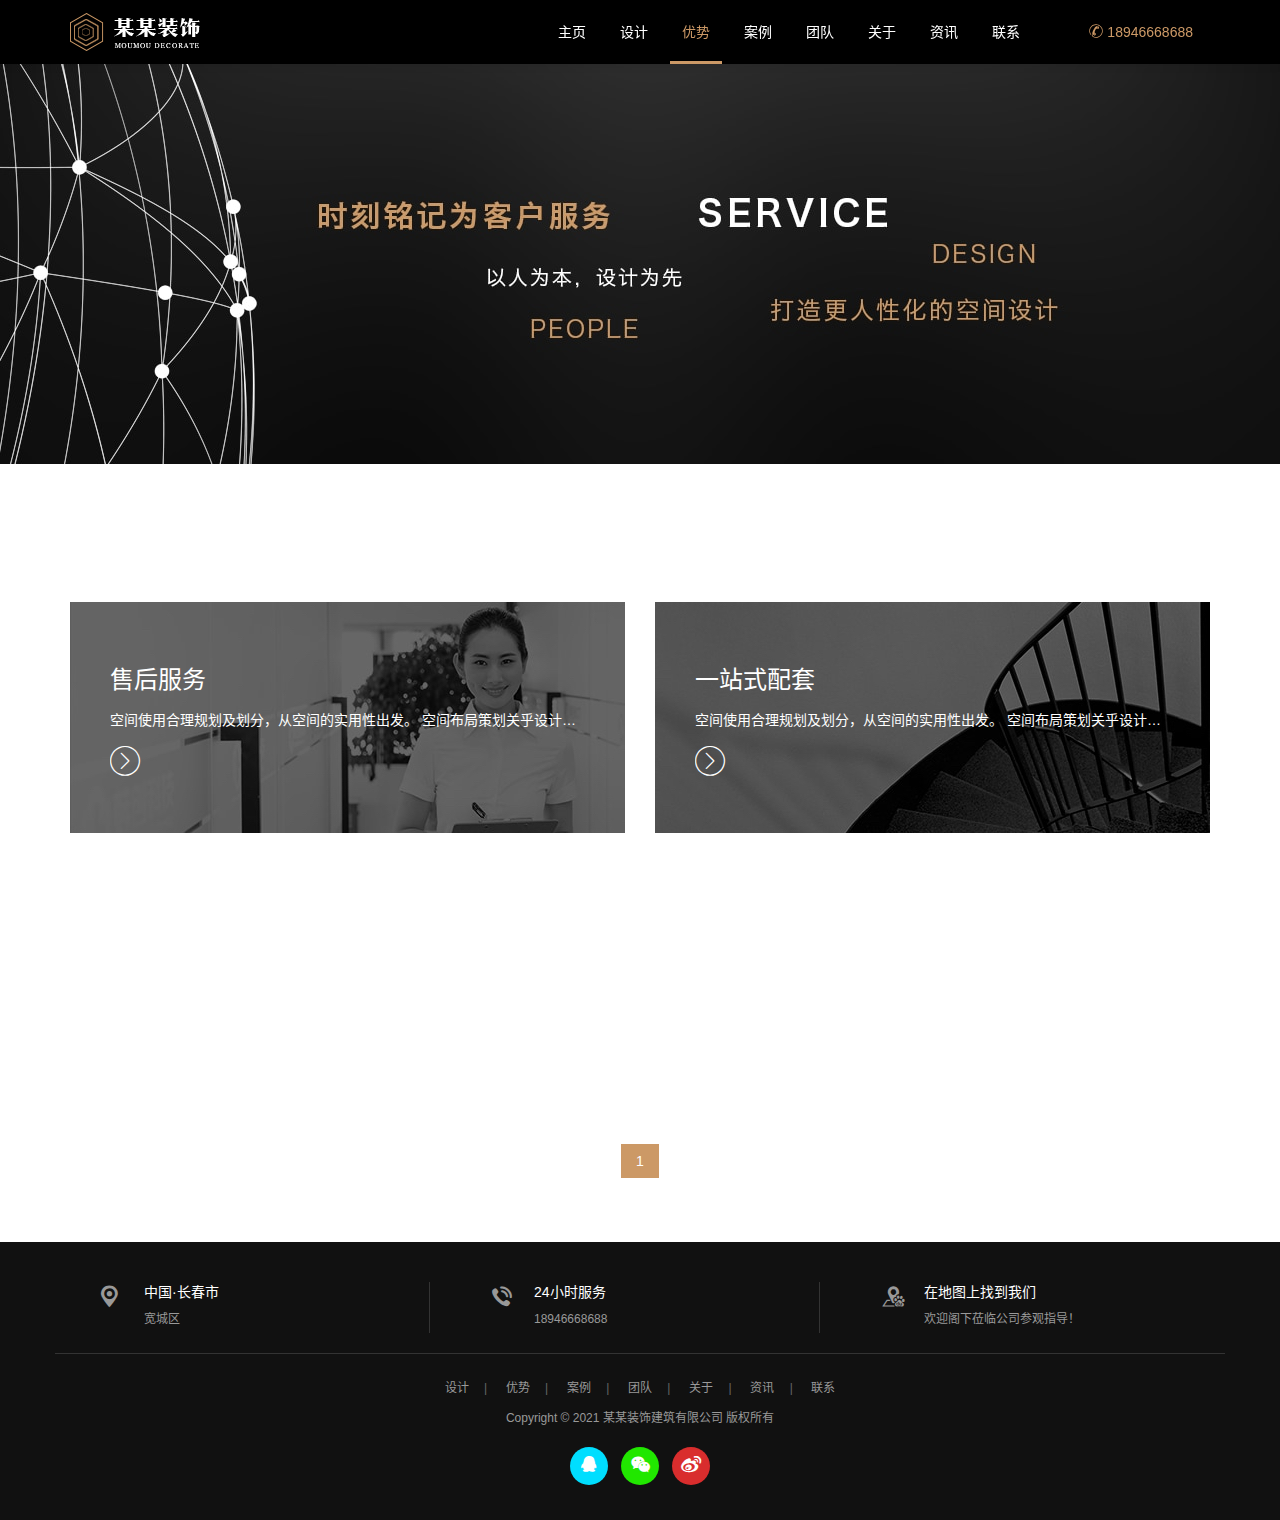
<file: 优势.html>
<!DOCTYPE html>
<html lang="zh-CN">
<head>
<meta charset="utf-8">
<meta http-equiv="X-UA-Compatible" content="IE=edge,chrome=1">
<meta name="viewport" content="width=device-width, initial-scale=1.0, user-scalable=no">
<meta http-equiv="Cache-Control" content="no-transform" />
<meta http-equiv="Cache-Control" content="no-siteapp" />
<title>某某装饰建筑网站——优势</title>
<link rel="icon" href="skin/images/logo-new1.png" sizes="32x32">
<meta name="keywords" content="" />
<meta name="description" content="" />
<link rel="stylesheet" href="skin/css/bootstrap.css">
<link rel="stylesheet" href="skin/css/animate.css">
<link rel="stylesheet" href="skin/css/style.css">
</head>
<body id="moar">
<header class="navbar navbar-default navbar-fixed-top" role="navigation">
  <div class="container">
    <div class="navbar-header">
      <button type="button" class="navbar-toggle" data-toggle="collapse" data-target=".navbar-collapse"> <span class="sr-only">Toggle navigation</span> <span class="icon-bar"></span> <span class="icon-bar"></span> <span class="icon-bar"></span> </button>
      <h1 class="logo"><a class="navbar-brand"  href="index.html">某某装饰建筑</a></h1>
    </div>
    <nav class="collapse navbar-right navbar-collapse" role="navigation">
      <ul class="list-inline navbar-nav">
						<li>
							<a href="index.html">主页</a>
						</li>

						<li>
							<a href="设计.html">设计</a>
						</li>

						<li class="hover">
							<a href="优势.html">优势</a>
						</li>

						<li>
							<a href="案例.html">案例</a>
						</li>

						<li>
							<a href="团队.html">团队</a>
						</li>

						<li>
							<a href="关于.html">关于</a>
						</li>

						<li>
							<a href="新闻.html">资讯</a>
						</li>

						<li>
							<a href="联系.html">联系</a>
						</li>
        
        
        <li class="tel visible-lg-inline-block"><a href="tel:18946668688"><span class="icon-page-lianxi"></span> 18946668688</a></li>
      </ul>
    </nav>
  </div>
</header>
 
<!--end-->
<section class="banner">
  <div class="banner-page" style="background-image:url(skin/images/1-1P3210U605101.jpg)"><img src="skin/images/banner-height-page.gif" class="center-block" alt=""/></div>
</section>
<!--end-->
<section class="design-page sx-jianju">
  <div class="container">
  	﻿<ul class="list-inline menu-kj2 text-center wow animated fadeInUp">
	
      
    </ul>
    <ul class="list-inline menu-kj2 text-center wow animated fadeInUp">
      
    </ul>
    <div class="row design"> 
	<div class="col-xs-12 col-sm-6 col-md-6 col-lg-6 wow animated fadeInUp">
        <figure style="background-image:url(skin/images/1-1P3211044180-L.jpg)"> <a href="javascript:;" title="售后服务">
          <h3>售后服务</h3>
          <p class="hg-2">空间使用合理规划及划分，从空间的实用性出发。 空间布局策划关乎设计学、人体工程学、统计学及美好共同的结合体，...</p>
          <p><span class="icon-next"></span></p>
          </a> </figure>
      </div><div class="col-xs-12 col-sm-6 col-md-6 col-lg-6 wow animated fadeInUp">
        <figure style="background-image:url(skin/images/1-1P3211044070-L.jpg)"> <a href="javascript:;" title="一站式配套">
          <h3>一站式配套</h3>
          <p class="hg-2">空间使用合理规划及划分，从空间的实用性出发。 空间布局策划关乎设计学、人体工程学、统计学及美好共同的结合体，...</p>
          <p><span class="icon-next"></span></p>
          </a> </figure>
      </div><div class="col-xs-12 col-sm-6 col-md-6 col-lg-6 wow animated fadeInUp">
        <figure style="background-image:url(skin/images/1-1P3211043470-L.jpg)"> <a href="javascript:;" title="服务流程">
          <h3>服务流程</h3>
          <p class="hg-2">空间使用合理规划及划分，从空间的实用性出发。 空间布局策划关乎设计学、人体工程学、统计学及美好共同的结合体，...</p>
          <p><span class="icon-next"></span></p>
          </a> </figure>
      </div><div class="col-xs-12 col-sm-6 col-md-6 col-lg-6 wow animated fadeInUp">
        <figure style="background-image:url(skin/images/1-1P3211043130-L.jpg)"> <a href="javascript:;" title="环保优势">
          <h3>环保优势</h3>
          <p class="hg-2">空间布局策划关乎设计学、人体工程学、统计学及美好共同的结合体，我们从以下几个点来了解空间布局的重要性。 空间...</p>
          <p><span class="icon-next"></span></p>
          </a> </figure>
      </div>
	  
	   </div>
    <div class="list-page">
      <ul class="pagination">
        <li class="active"><a href="javascript:;">1</a></li>


      </ul>
    </div>
  </div>
  </div>
</section>
<!--end--> 
<footer class="foot text-center">
  <div class="addess">
    <div class="container">
      <div class="row">
        <div class="col-xs-12 col-sm-4 col-md-4 col-lg-4">
          <dl class="dl-horizontal list-unstyled">
            <dt><span class="icon-foot-addess"></span></dt>
            <dd>
              <h3>中国·长春市</h3>
              <p>宽城区</p>
            </dd>
          </dl>
        </div>
        <div class="col-xs-12 col-sm-4 col-md-4 col-lg-4">
          <dl class="dl-horizontal list-unstyled">
            <dt><span class="icon-foot-tel"></span></dt>
            <dd>
              <h3>24小时服务</h3>
              <p>18946668688</p>
            </dd>
          </dl>
        </div>
        <div class="col-xs-12 col-sm-4 col-md-4 col-lg-4">
          <dl class="dl-horizontal list-unstyled">
            <dt><span class="icon-foot-map"></span></dt>
            <dd>
              <h3><a href="javascript:;" target="_blank">在地图上找到我们</a></h3>
              <p>欢迎阁下莅临公司参观指导！</p>
            </dd>
          </dl>
        </div>
      </div>
    </div>
  </div>
  <div class="copy container">
    <ul class="list-inline menu-kj list-paddingleft-2">
		
      <li>
							<a href="设计.html">设计</a>
						</li>

						<li>
							<a href="优势.html">优势</a>
						</li>

						<li>
							<a href="案例.html">案例</a>
						</li>

						<li>
							<a href="团队.html">团队</a>
						</li>

						<li>
							<a href="关于.html">关于</a>
						</li>

						<li>
							<a href="新闻.html">资讯</a>
						</li>

						<li>
							<a href="联系.html">联系</a>
						</li>
	   
      
    </ul>
    <p>
      Copyright &copy; 2021 某某装饰建筑有限公司 版权所有 <span class="hidden-xs"><a href="javascript:;" target="_blank"></a></span></p>
    <ul class="list-inline kjcd">
      <li class="qq"><a href="https://www.qq.com/" target="_blank"><span class="icon-qq"></span></a></li>
      <li class="weixin"><a href="https://weixin.qq.com/" data-toggle="modal" data-target="#foot-weixin"><span class="icon-weixin"></span></a></li>
      <li class="weibo"><a href="https://weibo.com/" target="_blank"><span class="icon-weibo"></span></a></li>
    </ul>
    
  </div>
</footer>
<!--end-->
<ul class="list-unstyled kefu visible-xs-block">
  <li><a class="gt" href="https://weixin.qq.com" title="在线沟通" target="_blank"><span class="icon-goutong"></span></a></li>
  <li class="hidden-xs"><a class="lx" href="https://weixin.qq.com/" title="联系"><span class="icon-page-lianxi"></span></a></li>
  <li class="visible-xs-inline-block"><a class="lx" href="tel:18946668688" title="拔打电话"><span class="icon-page-lianxi"></span></a></li>
  <li><a id="top" class="top" href="javascript:scrollTo(0,0);" title="回顶部"><span class="icon-top"></span></a></li>
</ul>
<!--end-->  
<script src="skin/js/jquery库.js"></script> 
<script src="skin/js/颤动.js"></script> 
<script src="skin/js/基础.js"></script> 
 
<script src="skin/js/bootstrap.前端框架.js"></script> 
<script>
wow = new WOW(
{animateClass: 'animated',
offset:100});
wow.init();
document.getElementById('moar').onclick = function() {
var section = document.createElement('section');
section.className = 'section--purple wow fadeInDown';
this.parentNode.insertBefore(section, this);};
</script> 

<script src="skin/js/fastclick.延迟点击处理方案.js"></script>
</body>
</html>
</file>
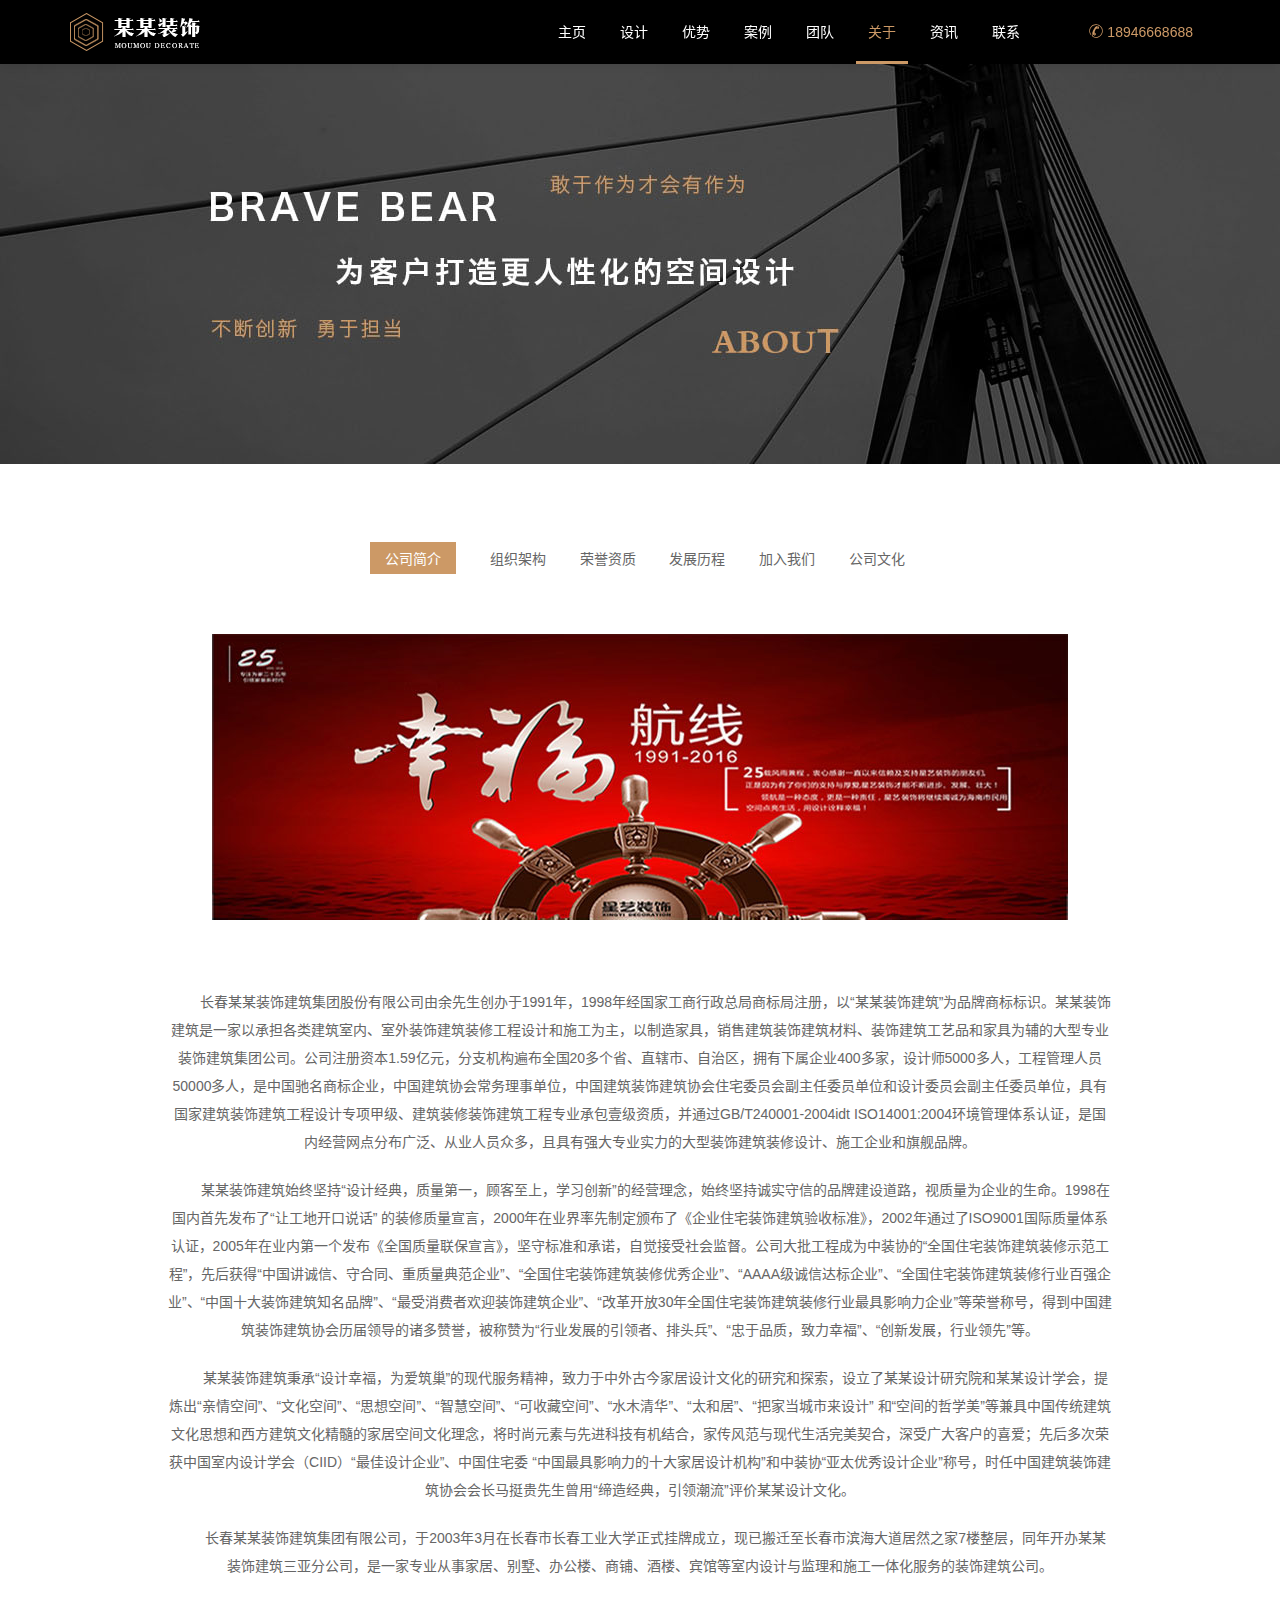
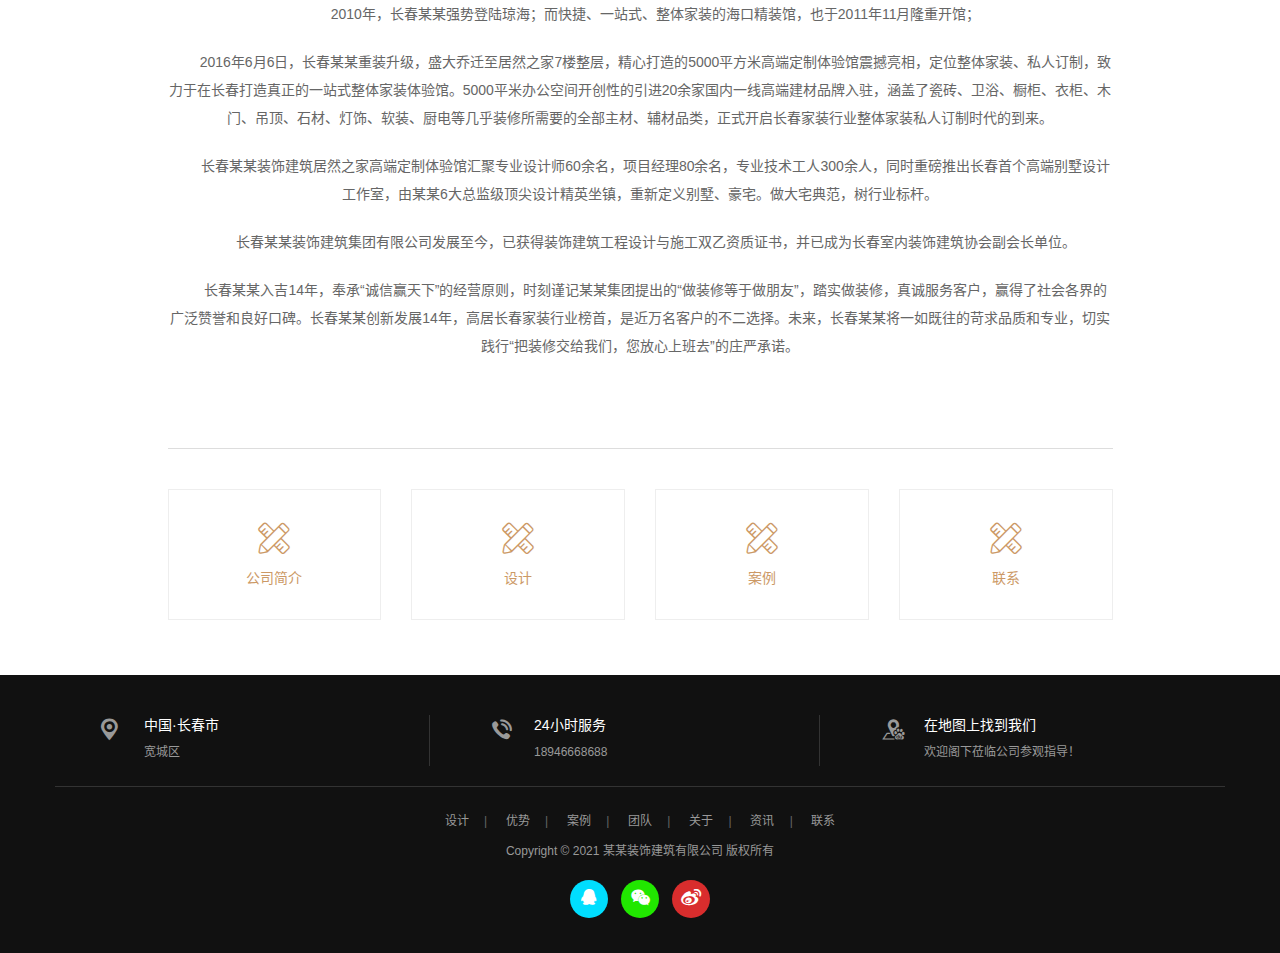
<file: 关于.html>
<!DOCTYPE html>
<html lang="zh-CN">
<head>
<meta charset="utf-8">
<meta http-equiv="X-UA-Compatible" content="IE=edge,chrome=1">
<meta name="viewport" content="width=device-width, initial-scale=1.0, user-scalable=no">
<meta http-equiv="Cache-Control" content="no-transform" />
<meta http-equiv="Cache-Control" content="no-siteapp" />
<title>某某装饰建筑网站——关于</title><link rel="icon" href="skin/images/logo-new1.png" sizes="32x32">
<meta name="keywords" content="" />
<meta name="description" content="" />
		<link rel="stylesheet" href="skin/css/bootstrap.css">
		<link rel="stylesheet" href="skin/css/animate.css">
		<link rel="stylesheet" href="skin/css/style.css">
</head>
<body id="moar">
<header class="navbar navbar-default navbar-fixed-top" role="navigation">
  <div class="container">
    <div class="navbar-header">
      <button type="button" class="navbar-toggle" data-toggle="collapse" data-target=".navbar-collapse"> <span class="sr-only">Toggle navigation</span> <span class="icon-bar"></span> <span class="icon-bar"></span> <span class="icon-bar"></span> </button>
      <h1 class="logo"><a class="navbar-brand"  href="index.html">某某装饰建筑</a></h1>
    </div>
    <nav class="collapse navbar-right navbar-collapse" role="navigation">
      <ul class="list-inline navbar-nav">
						<li>
							<a href="index.html">主页</a>
						</li>

						<li>
							<a href="设计.html">设计</a>
						</li>

						<li>
							<a href="优势.html">优势</a>
						</li>

						<li>
							<a href="案例.html">案例</a>
						</li>

						<li>
							<a href="团队.html">团队</a>
						</li>

						<li class="hover">
							<a href="关于.html">关于</a>
						</li>

						<li>
							<a href="新闻.html">资讯</a>
						</li>

						<li>
							<a href="联系.html">联系</a>
						</li>
        <li class="tel visible-lg-inline-block"><a href="tel:18946668688"><span class="icon-page-lianxi"></span> 18946668688</a></li>
      </ul>
    </nav>
  </div>
</header>
 
<!--end-->
<section class="banner">
  <div class="banner-page" style="background-image:url(skin/images/1-1P32109461N28.jpg)"><img src="skin/images/banner-height-page.gif" class="center-block" alt=""/></div>
</section>
<!--end-->
<section class="page sx-jianju">
  <div class="container">
    ﻿<ul class="list-inline menu-kj2 text-center wow animated fadeInUp">
	<li class='active'><a href="javascript:;">公司简介</a></li>
      <li><a href="javascript:;">组织架构</a></li>

      <li><a href="javascript:;">荣誉资质</a></li>

      <li><a href="javascript:;">发展历程</a></li>

      <li><a href="javascript:;">加入我们</a></li>

      <li><a href="javascript:;">公司文化</a></li>

      
    </ul>
    <div class="row">
      <div class="col-xs-12 col-sm-12 col-md-10 col-lg-10 col-lg-offset-1 col-md-offset-1">
        <article class="content text-center"> <p>
	<img src="skin/images/1-1P320093211O1.jpg" /></p>
<div>
	<p>&nbsp;
		</p>
	<p>
		&nbsp; &nbsp; &nbsp; &nbsp; 长春某某装饰建筑集团股份有限公司由余先生创办于1991年，1998年经国家工商行政总局商标局注册，以&ldquo;某某装饰建筑&rdquo;为品牌商标标识。某某装饰建筑是一家以承担各类建筑室内、室外装饰建筑装修工程设计和施工为主，以制造家具，销售建筑装饰建筑材料、装饰建筑工艺品和家具为辅的大型专业装饰建筑集团公司。公司注册资本1.59亿元，分支机构遍布全国20多个省、直辖市、自治区，拥有下属企业400多家，设计师5000多人，工程管理人员50000多人，是中国驰名商标企业，中国建筑协会常务理事单位，中国建筑装饰建筑协会住宅委员会副主任委员单位和设计委员会副主任委员单位，具有国家建筑装饰建筑工程设计专项甲级、建筑装修装饰建筑工程专业承包壹级资质，并通过GB/T240001-2004idt ISO14001:2004环境管理体系认证，是国内经营网点分布广泛、从业人员众多，且具有强大专业实力的大型装饰建筑装修设计、施工企业和旗舰品牌。</p>
	<p>
		&nbsp; &nbsp; &nbsp; &nbsp;&nbsp;某某装饰建筑始终坚持&ldquo;设计经典，质量第一，顾客至上，学习创新&rdquo;的经营理念，始终坚持诚实守信的品牌建设道路，视质量为企业的生命。1998在国内首先发布了&ldquo;让工地开口说话&rdquo; 的装修质量宣言，2000年在业界率先制定颁布了《企业住宅装饰建筑验收标准》，2002年通过了ISO9001国际质量体系认证，2005年在业内第一个发布《全国质量联保宣言》，坚守标准和承诺，自觉接受社会监督。公司大批工程成为中装协的&ldquo;全国住宅装饰建筑装修示范工程&rdquo;，先后获得&ldquo;中国讲诚信、守合同、重质量典范企业&rdquo;、&ldquo;全国住宅装饰建筑装修优秀企业&rdquo;、&ldquo;AAAA级诚信达标企业&rdquo;、&ldquo;全国住宅装饰建筑装修行业百强企业&rdquo;、&ldquo;中国十大装饰建筑知名品牌&rdquo;、&ldquo;最受消费者欢迎装饰建筑企业&rdquo;、&ldquo;改革开放30年全国住宅装饰建筑装修行业最具影响力企业&rdquo;等荣誉称号，得到中国建筑装饰建筑协会历届领导的诸多赞誉，被称赞为&ldquo;行业发展的引领者、排头兵&rdquo;、&ldquo;忠于品质，致力幸福&rdquo;、&ldquo;创新发展，行业领先&rdquo;等。</p>
	<p>
		&nbsp; &nbsp; &nbsp; &nbsp;&nbsp;某某装饰建筑秉承&ldquo;设计幸福，为爱筑巢&rdquo;的现代服务精神，致力于中外古今家居设计文化的研究和探索，设立了某某设计研究院和某某设计学会，提炼出&ldquo;亲情空间&rdquo;、&ldquo;文化空间&rdquo;、&ldquo;思想空间&rdquo;、&ldquo;智慧空间&rdquo;、&ldquo;可收藏空间&rdquo;、&ldquo;水木清华&rdquo;、&ldquo;太和居&rdquo;、&ldquo;把家当城市来设计&rdquo; 和&ldquo;空间的哲学美&rdquo;等兼具中国传统建筑文化思想和西方建筑文化精髓的家居空间文化理念，将时尚元素与先进科技有机结合，家传风范与现代生活完美契合，深受广大客户的喜爱；先后多次荣获中国室内设计学会（CIID）&ldquo;最佳设计企业&rdquo;、中国住宅委 &ldquo;中国最具影响力的十大家居设计机构&rdquo;和中装协&ldquo;亚太优秀设计企业&rdquo;称号，时任中国建筑装饰建筑协会会长马挺贵先生曾用&ldquo;缔造经典，引领潮流&rdquo;评价某某设计文化。</p>
	<p>
		&nbsp; &nbsp; &nbsp; &nbsp;&nbsp;长春某某装饰建筑集团有限公司，于2003年3月在长春市长春工业大学正式挂牌成立，现已搬迁至长春市滨海大道居然之家7楼整层，同年开办某某装饰建筑三亚分公司，是一家专业从事家居、别墅、办公楼、商铺、酒楼、宾馆等室内设计与监理和施工一体化服务的装饰建筑公司。</p>
	<p>
		&nbsp; &nbsp; &nbsp; &nbsp;&nbsp;2010年，长春某某强势登陆琼海；而快捷、一站式、整体家装的海口精装馆，也于2011年11月隆重开馆；</p>
	<p>
		&nbsp; &nbsp; &nbsp; &nbsp;&nbsp;2016年6月6日，长春某某重装升级，盛大乔迁至居然之家7楼整层，精心打造的5000平方米高端定制体验馆震撼亮相，定位整体家装、私人订制，致力于在长春打造真正的一站式整体家装体验馆。5000平米办公空间开创性的引进20余家国内一线高端建材品牌入驻，涵盖了瓷砖、卫浴、橱柜、衣柜、木门、吊顶、石材、灯饰、软装、厨电等几乎装修所需要的全部主材、辅材品类，正式开启长春家装行业整体家装私人订制时代的到来。</p>
	<p>
		&nbsp; &nbsp; &nbsp; &nbsp;&nbsp;长春某某装饰建筑居然之家高端定制体验馆汇聚专业设计师60余名，项目经理80余名，专业技术工人300余人，同时重磅推出长春首个高端别墅设计工作室，由某某6大总监级顶尖设计精英坐镇，重新定义别墅、豪宅。做大宅典范，树行业标杆。</p>
	<p>
		&nbsp; &nbsp; &nbsp; &nbsp;&nbsp;长春某某装饰建筑集团有限公司发展至今，已获得装饰建筑工程设计与施工双乙资质证书，并已成为长春室内装饰建筑协会副会长单位。</p>
	<p>
		&nbsp; &nbsp; &nbsp; &nbsp;&nbsp;长春某某入吉14年，奉承&ldquo;诚信赢天下&rdquo;的经营原则，时刻谨记某某集团提出的&ldquo;做装修等于做朋友&rdquo;，踏实做装修，真诚服务客户，赢得了社会各界的广泛赞誉和良好口碑。长春某某创新发展14年，高居长春家装行业榜首，是近万名客户的不二选择。未来，长春某某将一如既往的苛求品质和专业，切实践行&ldquo;把装修交给我们，您放心上班去&rdquo;的庄严承诺。</p>
</div>
<br />


          <ul class="list-page">
          </ul>
          <div class="more-menu">
            <div class="row">
<div class="col-xs-6 col-sm-6 col-md-3 col-lg-3">
                <figure><a href="关于.html"><span class="icon-page-xitong"></span>
                  <h3>公司简介</h3>
                  </a> </figure>
              </div><div class="col-xs-6 col-sm-6 col-md-3 col-lg-3">
                <figure><a href="设计.html"><span class="icon-page-xitong"></span>
                  <h3>设计</h3>
                  </a> </figure>
              </div><div class="col-xs-6 col-sm-6 col-md-3 col-lg-3">
                <figure><a href="案例.html"><span class="icon-page-xitong"></span>
                  <h3>案例</h3>
                  </a> </figure>
              </div><div class="col-xs-6 col-sm-6 col-md-3 col-lg-3">
                <figure><a href="联系.html"><span class="icon-page-xitong"></span>
                  <h3>联系</h3>
                  </a> </figure>
              </div>
            </div>
          </div>
        </article>
      </div>
    </div>
  </div>
</section>
<!--end--> 
<footer class="foot text-center">
  <div class="addess">
    <div class="container">
      <div class="row">
        <div class="col-xs-12 col-sm-4 col-md-4 col-lg-4">
          <dl class="dl-horizontal list-unstyled">
            <dt><span class="icon-foot-addess"></span></dt>
            <dd>
              <h3>中国·长春市</h3>
              <p>宽城区</p>
            </dd>
          </dl>
        </div>
        <div class="col-xs-12 col-sm-4 col-md-4 col-lg-4">
          <dl class="dl-horizontal list-unstyled">
            <dt><span class="icon-foot-tel"></span></dt>
            <dd>
              <h3>24小时服务</h3>
              <p>18946668688</p>
            </dd>
          </dl>
        </div>
        <div class="col-xs-12 col-sm-4 col-md-4 col-lg-4">
          <dl class="dl-horizontal list-unstyled">
            <dt><span class="icon-foot-map"></span></dt>
            <dd>
              <h3><a href="javascript:;" target="_blank">在地图上找到我们</a></h3>
              <p>欢迎阁下莅临公司参观指导！</p>
            </dd>
          </dl>
        </div>
      </div>
    </div>
  </div>
  <div class="copy container">
    <ul class="list-inline menu-kj list-paddingleft-2">
		
      					<li>
							<a href="设计.html">设计</a>
						</li>

						<li>
							<a href="优势.html">优势</a>
						</li>

						<li>
							<a href="案例.html">案例</a>
						</li>

						<li>
							<a href="团队.html">团队</a>
						</li>

						<li>
							<a href="关于.html">关于</a>
						</li>

						<li>
							<a href="新闻.html">资讯</a>
						</li>

						<li>
							<a href="联系.html">联系</a>
						</li>
	   
      
    </ul>
    <p>
      Copyright &copy; 2021 某某装饰建筑有限公司 版权所有 <span class="hidden-xs"><a href="javascript:;" target="_blank"></a></span></p>
    <ul class="list-inline kjcd">
      <li class="qq"><a href="https://www.qq.com/" target="_blank"><span class="icon-qq"></span></a></li>
      <li class="weixin"><a href="https://weixin.qq.com/" data-toggle="modal" data-target="#foot-weixin"><span class="icon-weixin"></span></a></li>
      <li class="weibo"><a href="https://weibo.com/" target="_blank"><span class="icon-weibo"></span></a></li>
    </ul>
    
  </div>
</footer>
<!--end-->
<ul class="list-unstyled kefu visible-xs-block">
  <li><a class="gt" href="https://weixin.qq.com" title="在线沟通" target="_blank"><span class="icon-goutong"></span></a></li>
  <li class="hidden-xs"><a class="lx" href="https://weixin.qq.com/" title="联系"><span class="icon-page-lianxi"></span></a></li>
  <li class="visible-xs-inline-block"><a class="lx" href="tel:18946668688" title="拔打电话"><span class="icon-page-lianxi"></span></a></li>
  <li><a id="top" class="top" href="javascript:scrollTo(0,0);" title="回顶部"><span class="icon-top"></span></a></li>
</ul>
<!--end-->  
<script src="skin/js/jquery库.js"></script> 
<script src="skin/js/颤动.js"></script> 
<script src="skin/js/基础.js"></script> 
 
<script src="skin/js/bootstrap.前端框架.js"></script> 
<script>
wow = new WOW(
{animateClass: 'animated',
offset:100});
wow.init();
document.getElementById('moar').onclick = function() {
var section = document.createElement('section');
section.className = 'section--purple wow fadeInDown';
this.parentNode.insertBefore(section, this);};
</script> 

<script src="skin/js/fastclick.延迟点击处理方案.js"></script> 
<script src="skin/js/owl.carousel.幻灯片.js"></script> 
<script src="skin/js/owl.carousel.引用.js"></script>
</body>
</html>
</file>
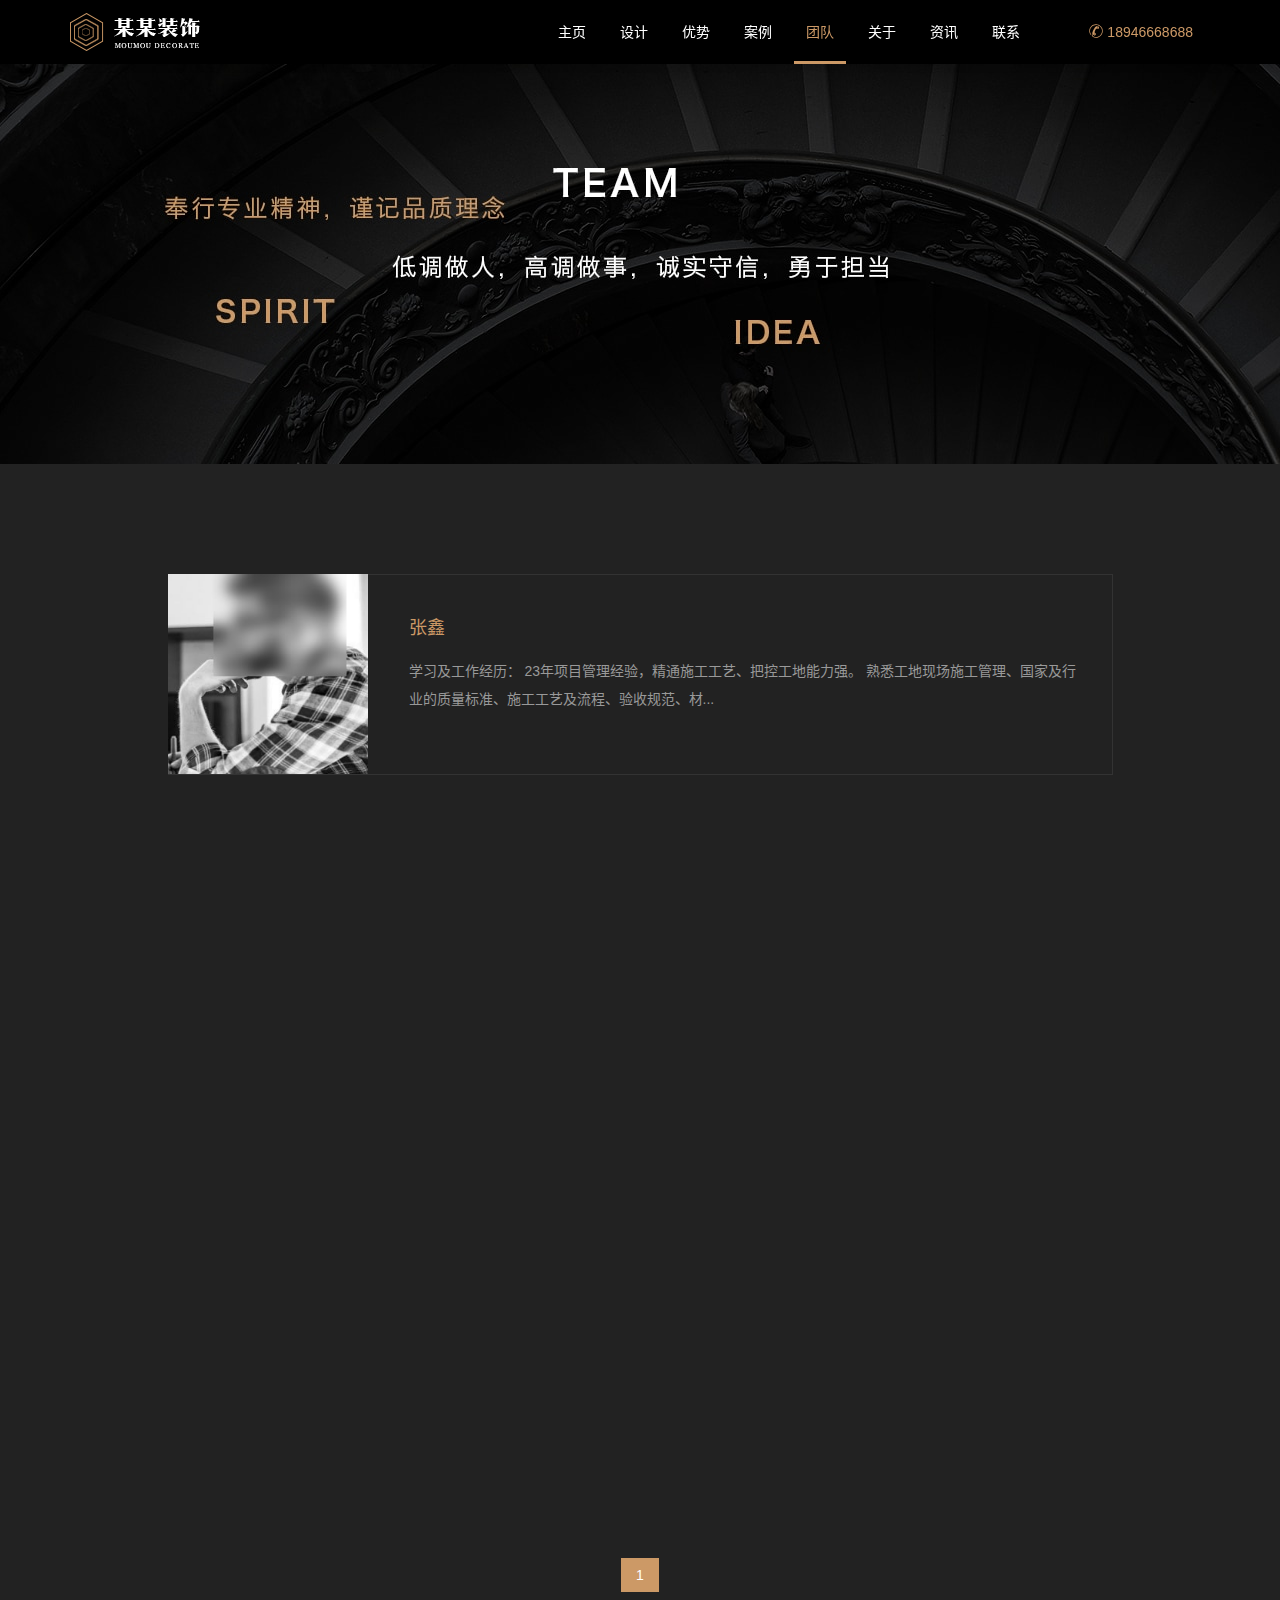
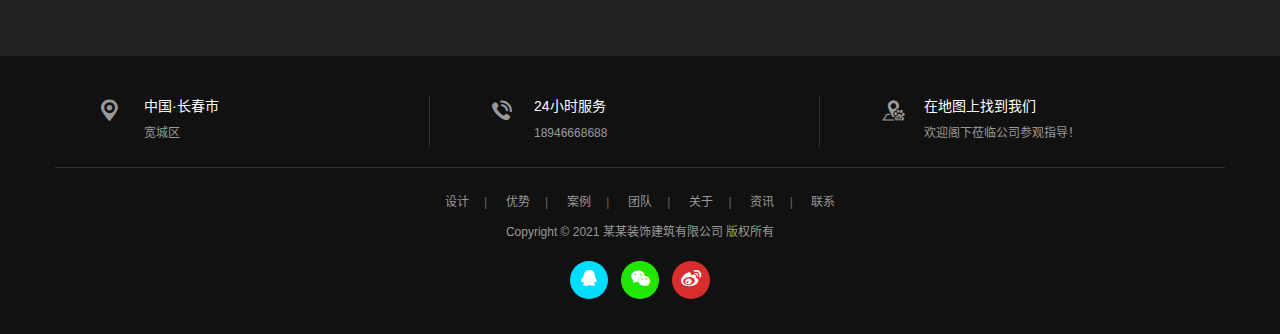
<file: 团队.html>
<!DOCTYPE html>
<html lang="zh-CN">

	<head>
		<meta charset="utf-8">
		<meta http-equiv="X-UA-Compatible" content="IE=edge,chrome=1">
		<meta name="viewport" content="width=device-width, initial-scale=1.0, user-scalable=no">
		<meta http-equiv="Cache-Control" content="no-transform" />
		<meta http-equiv="Cache-Control" content="no-siteapp" />
		<title>某某装饰建筑网站——团队</title><link rel="icon" href="skin/images/logo-new1.png" sizes="32x32">
		<meta name="keywords" content="" />
		<meta name="description" content="" />
		<link rel="stylesheet" href="skin/css/bootstrap.css">
		<link rel="stylesheet" href="skin/css/animate.css">
		<link rel="stylesheet" href="skin/css/style.css">
	</head>

	<body id="moar">
		<header class="navbar navbar-default navbar-fixed-top" role="navigation">
			<div class="container">
				<div class="navbar-header">
					<button type="button" class="navbar-toggle" data-toggle="collapse" data-target=".navbar-collapse"> <span class="sr-only">Toggle navigation</span> <span class="icon-bar"></span> <span class="icon-bar"></span> <span class="icon-bar"></span> </button>
					<h1 class="logo"><a class="navbar-brand"  href="index.html">某某装饰建筑</a></h1>
				</div>
				<nav class="collapse navbar-right navbar-collapse" role="navigation">
					<ul class="list-inline navbar-nav">
						<li>
							<a href="index.html">主页</a>
						</li>

						<li>
							<a href="设计.html">设计</a>
						</li>

						<li>
							<a href="优势.html">优势</a>
						</li>

						<li>
							<a href="案例.html">案例</a>
						</li>

						<li class="hover">
							<a href="团队.html">团队</a>
						</li>

						<li>
							<a href="关于.html">关于</a>
						</li>

						<li>
							<a href="新闻.html">资讯</a>
						</li>

						<li>
							<a href="联系.html">联系</a>
						</li>

						<li class="tel visible-lg-inline-block">
							<a href="tel:18946668688"><span class="icon-page-lianxi"></span> 18946668688</a>
						</li>
					</ul>
				</nav>
			</div>
		</header>

		<!--end-->
		<section class="banner">
			<div class="banner-page" style="background-image:url(skin/images/1-1P321091R1340.jpg)"><img src="skin/images/banner-height-page.gif" class="center-block" alt="" /></div>
		</section>
		<!--end-->
		<section class="team team-page sx-jianju text-center">
			<div class="container">
				<ul class="list-inline menu-kj2 wow animated fadeInUp">

				</ul>
				<div class="row">
					<div class="col-xs-12 col-sm-12 col-md-10 col-lg-10 col-lg-offset-1 col-md-offset-1">
						<div class="team-box text-center">
							<dl class="dl-horizontal list-unstyled wow animated fadeInUp">
								<dt><a href="团队——张鑫.html" title="张鑫"><img src="skin/images/1-1P3201103480-L.jpg" alt="张鑫"/></a></dt>
								<dd>
									<h3><a href="团队——张鑫.html" title="张鑫">张鑫</a><small></small></h3>
									<p class="hg-3">学习及工作经历： 23年项目管理经验，精通施工工艺、把控工地能力强。 熟悉工地现场施工管理、国家及行业的质量标准、施工工艺及流程、验收规范、材...</p>
								</dd>
							</dl>
							<dl class="dl-horizontal list-unstyled wow animated fadeInUp">
								<dt><a href="javascript:;" title="陈伟"><img src="skin/images/1-1P3201103480-L.jpg" alt="陈伟"/></a></dt>
								<dd>
									<h3><a href="javascript:;" title="陈伟">陈伟</a><small></small></h3>
									<p class="hg-3">学习及工作经历： 23年项目管理经验，精通施工工艺、把控工地能力强。 熟悉工地现场施工管理、国家及行业的质量标准、施工工艺及流程、验收规范、材...</p>
								</dd>
							</dl>
							<dl class="dl-horizontal list-unstyled wow animated fadeInUp">
								<dt><a href="javascript:;" title="林凯"><img src="skin/images/1-1P3201103480-L.jpg" alt="林凯"/></a></dt>
								<dd>
									<h3><a href="javascript:;" title="林凯">林凯</a><small></small></h3>
									<p class="hg-3">学习及工作经历： 23年项目管理经验，精通施工工艺、把控工地能力强。 熟悉工地现场施工管理、国家及行业的质量标准、施工工艺及流程、验收规范、材...</p>
								</dd>
							</dl>
							<dl class="dl-horizontal list-unstyled wow animated fadeInUp">
								<dt><a href="javascript:;" title="李强"><img src="skin/images/1-1P3201103480-L.jpg" alt="李强"/></a></dt>
								<dd>
									<h3><a href="javascript:;" title="李强">李强</a><small></small></h3>
									<p class="hg-3">学习及工作经历： 23年项目管理经验，精通施工工艺、把控工地能力强。 熟悉工地现场施工管理、国家及行业的质量标准、施工工艺及流程、验收规范、材...</p>
								</dd>
							</dl>
						</div>
					</div>
				</div>
				<div class="list-page">
					<ul class="pagination">
						<li class="active">
							<a href="javascript:;">1</a>
						</li>

					</ul>
				</div>
			</div>
			</div>
		</section>
		<!--end-->
		<footer class="foot text-center">
			<div class="addess">
				<div class="container">
					<div class="row">
						<div class="col-xs-12 col-sm-4 col-md-4 col-lg-4">
							<dl class="dl-horizontal list-unstyled">
								<dt><span class="icon-foot-addess"></span></dt>
								<dd>
									<h3>中国·长春市</h3>
									<p>宽城区</p>
								</dd>
							</dl>
						</div>
						<div class="col-xs-12 col-sm-4 col-md-4 col-lg-4">
							<dl class="dl-horizontal list-unstyled">
								<dt><span class="icon-foot-tel"></span></dt>
								<dd>
									<h3>24小时服务</h3>
									<p>18946668688</p>
								</dd>
							</dl>
						</div>
						<div class="col-xs-12 col-sm-4 col-md-4 col-lg-4">
							<dl class="dl-horizontal list-unstyled">
								<dt><span class="icon-foot-map"></span></dt>
								<dd>
									<h3><a href="javascript:;" target="_blank">在地图上找到我们</a></h3>
									<p>欢迎阁下莅临公司参观指导！</p>
								</dd>
							</dl>
						</div>
					</div>
				</div>
			</div>
			<div class="copy container">
				<ul class="list-inline menu-kj list-paddingleft-2">

					<li>
							<a href="设计.html">设计</a>
						</li>

						<li>
							<a href="优势.html">优势</a>
						</li>

						<li>
							<a href="案例.html">案例</a>
						</li>

						<li>
							<a href="团队.html">团队</a>
						</li>

						<li>
							<a href="关于.html">关于</a>
						</li>

						<li>
							<a href="新闻.html">资讯</a>
						</li>

						<li>
							<a href="联系.html">联系</a>
						</li>

				</ul>
				<p>
					Copyright &copy; 2021 某某装饰建筑有限公司 版权所有 <span class="hidden-xs"><a href="javascript:;" target="_blank"></a></span></p>
				<ul class="list-inline kjcd">
					<li class="qq">
						<a href="https://www.qq.com/" target="_blank"><span class="icon-qq"></span></a>
					</li>
					<li class="weixin">
						<a href="https://weixin.qq.com/" data-toggle="modal" data-target="#foot-weixin"><span class="icon-weixin"></span></a>
					</li>
					<li class="weibo">
						<a href="https://weibo.com/" target="_blank"><span class="icon-weibo"></span></a>
					</li>
				</ul>
				    
			</div>
		</footer>
		<!--end-->
		<ul class="list-unstyled kefu visible-xs-block">
			<li>
				<a class="gt" href="https://weixin.qq.com" title="在线沟通" target="_blank"><span class="icon-goutong"></span></a>
			</li>
			<li class="hidden-xs">
				<a class="lx" href="https://weixin.qq.com/" title="联系"><span class="icon-page-lianxi"></span></a>
			</li>
			<li class="visible-xs-inline-block">
				<a class="lx" href="tel:18946668688" title="拔打电话"><span class="icon-page-lianxi"></span></a>
			</li>
			<li>
				<a id="top" class="top" href="javascript:scrollTo(0,0);" title="回顶部"><span class="icon-top"></span></a>
			</li>
		</ul>
		<!--end-->
		<script src="skin/js/jquery库.js"></script>
		<script src="skin/js/颤动.js"></script>
		<script src="skin/js/基础.js"></script>
		
		<script src="skin/js/bootstrap.前端框架.js"></script>
		<script>
			wow = new WOW({
				animateClass: 'animated',
				offset: 100
			});
			wow.init();
			document.getElementById('moar').onclick = function() {
				var section = document.createElement('section');
				section.className = 'section--purple wow fadeInDown';
				this.parentNode.insertBefore(section, this);
			};
		</script>

		<script src="skin/js/fastclick.延迟点击处理方案.js"></script>
	</body>

</html>
</file>
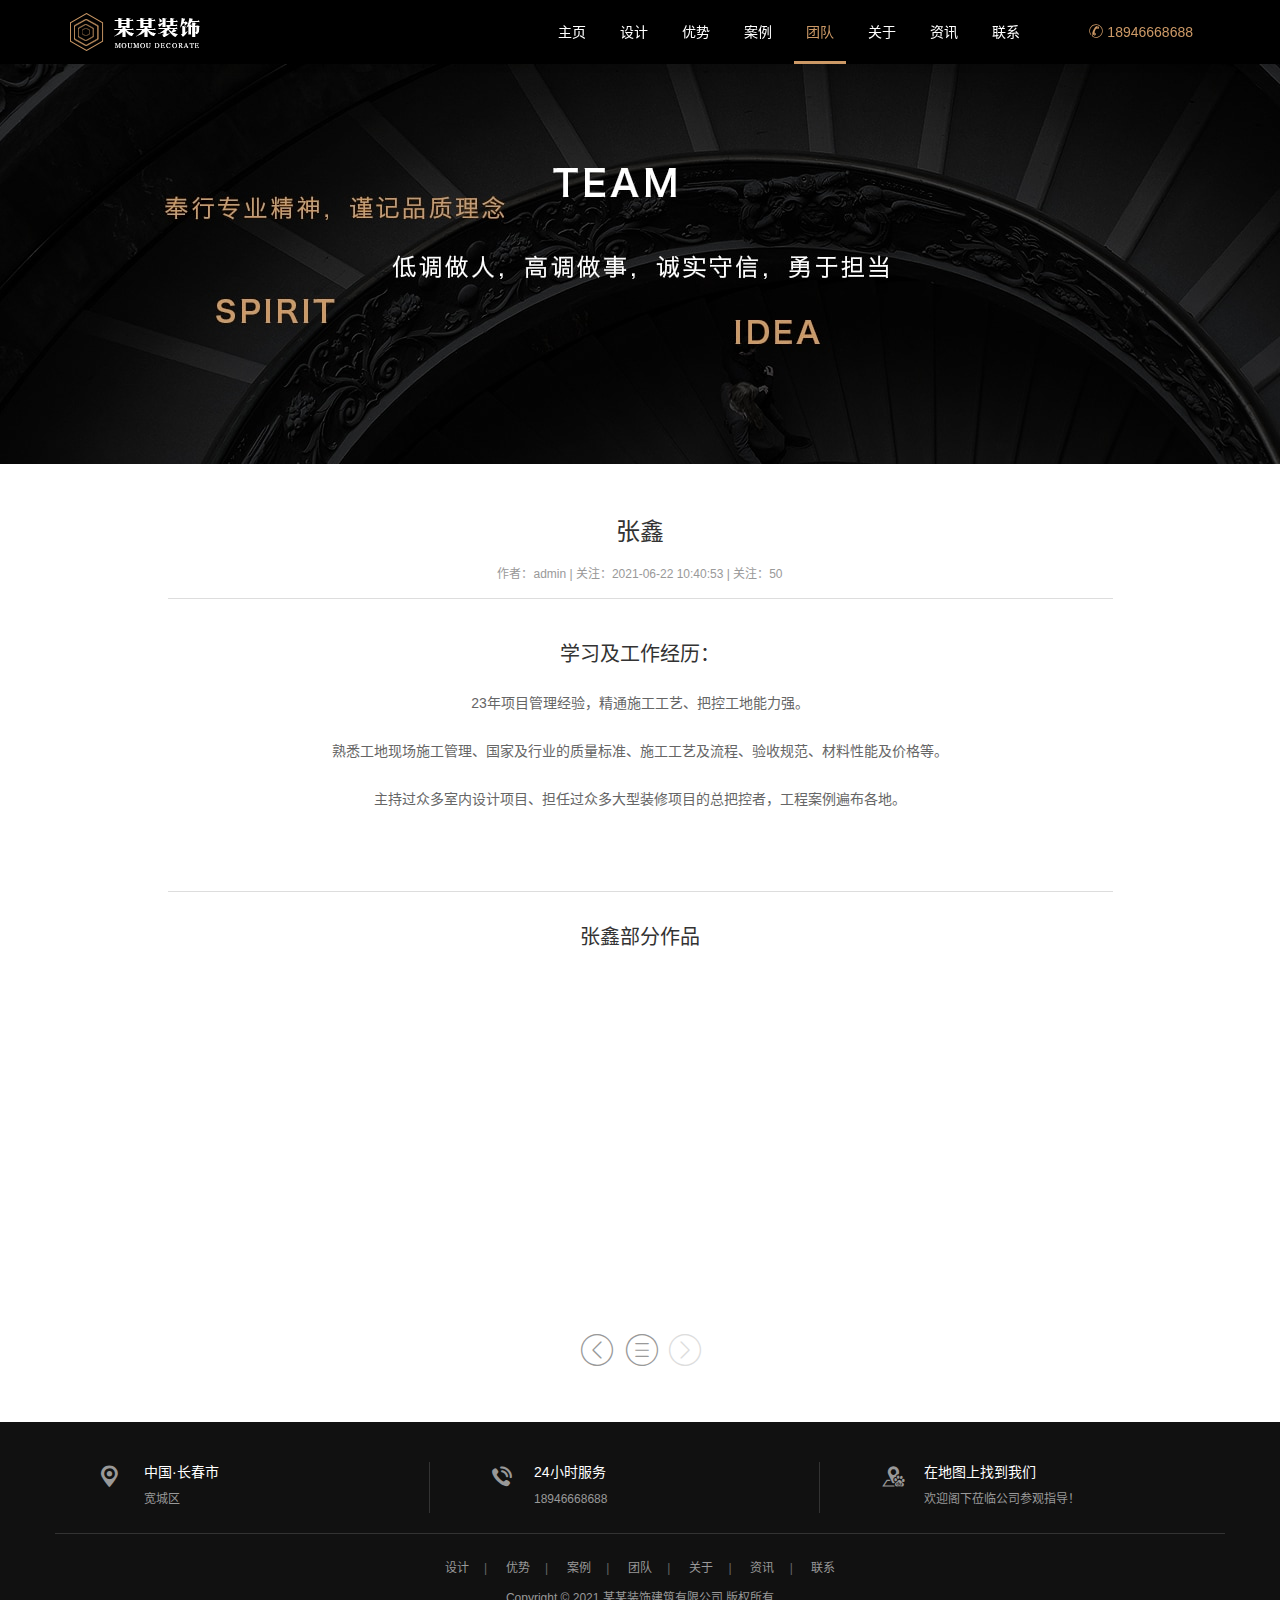
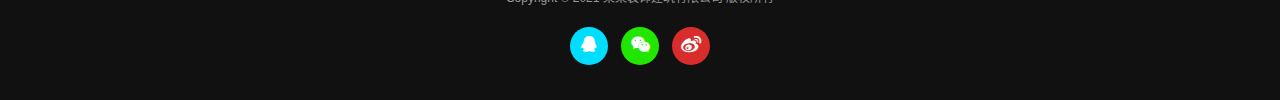
<file: 团队——张鑫.html>
<!DOCTYPE html>
<html lang="zh-CN">

	<head>
		<meta charset="utf-8">
		<meta http-equiv="X-UA-Compatible" content="IE=edge,chrome=1">
		<meta name="viewport" content="width=device-width, initial-scale=1.0, user-scalable=no">
		<meta http-equiv="Cache-Control" content="no-transform" />
		<meta http-equiv="Cache-Control" content="no-siteapp" />
		<title>某某装饰建筑网站——我的网站-</title><link rel="icon" href="skin/images/logo-new1.png" sizes="32x32">
		<meta name="keywords" content="，模板下载，网页特效，视频教程，PHP教程，mysql教程，redis教程" />
		<meta name="description" content="" />
		<link rel="stylesheet" href="skin/css/bootstrap.css">
		<link rel="stylesheet" href="skin/css/animate.css">
		<link rel="stylesheet" href="skin/css/style.css">
	</head>

	<body id="moar">
		<header class="navbar navbar-default navbar-fixed-top" role="navigation">
			<div class="container">
				<div class="navbar-header">
					<button type="button" class="navbar-toggle" data-toggle="collapse" data-target=".navbar-collapse"> <span class="sr-only">Toggle navigation</span> <span class="icon-bar"></span> <span class="icon-bar"></span> <span class="icon-bar"></span> </button>
					<h1 class="logo"><a class="navbar-brand"  href="index.html">某某装饰建筑</a></h1>
				</div>
				<nav class="collapse navbar-right navbar-collapse" role="navigation">
					<ul class="list-inline navbar-nav">
						<li>
							<a href="index.html">主页</a>
						</li>

						<li>
							<a href="设计.html">设计</a>
						</li>

						<li>
							<a href="优势.html">优势</a>
						</li>

						<li>
							<a href="案例.html">案例</a>
						</li>

						<li class="hover">
							<a href="团队.html">团队</a>
						</li>

						<li>
							<a href="关于.html">关于</a>
						</li>

						<li>
							<a href="新闻.html">资讯</a>
						</li>

						<li>
							<a href="联系.html">联系</a>
						</li>

						<li class="tel visible-lg-inline-block">
							<a href="tel:18946668688"><span class="icon-page-lianxi"></span> 18946668688</a>
						</li>
					</ul>
				</nav>
			</div>
		</header>

		<!--end-->
		<section class="banner">
			<div class="banner-page" style="background-image:url(skin/images/1-1P321091R1340.jpg)"><img src="skin/images/banner-height-page.gif" class="center-block" alt="" /></div>
		</section>
		<!--end-->
		<section class="sx-jianju">
			<div class="container">
				<div class="row">
					<div class="col-xs-12 col-sm-12 col-md-10 col-lg-10 col-lg-offset-1 col-md-offset-1">
						<article class="content text-center">
							<header class="text-center">
								<h2 class="title">张鑫</h2>
								<p class="info">作者：admin | 关注：2021-06-22 10:40:53 | 关注：<span id="hits">50</span></p>
							</header>
							<h3>
	学习及工作经历：</h3>
							<p>
								23年项目管理经验，精通施工工艺、把控工地能力强。</p>
							<p>
								熟悉工地现场施工管理、国家及行业的质量标准、施工工艺及流程、验收规范、材料性能及价格等。</p>
							<p>
								主持过众多室内设计项目、担任过众多大型装修项目的总把控者，工程案例遍布各地。</p>
							<p>&nbsp;
								</p>

							<ul class="list-page">
							</ul>
							<hr />
							<h3 class="text-center">张鑫部分作品</h3>
							<div class="case case-page team-show text-center">
								<div class="row">
									<div class="col-xs-6 col-sm-6 col-md-4 col-lg-4 wow animated fadeInUp">
										<figure>
											<a href="javascript:;" title="生物岛办公室装修"><img src="skin/images/1-1P3201211380-L.jpg" alt="生物岛办公室装修" />
												<figcaption>
													<h3>生物岛办公室装修<span>设计说明：这是一个以欧式为设计主题的住宅空间，通过优美的线条，将家打造的温馨舒适。...</span></h3>
												</figcaption>
											</a>
										</figure>
									</div>

								</div>
							</div>
							<!--end-->
							<div class="mulu">
								<p class="b-m-none">
									<a class="pre" href="javascript:;"><span class="icon-pre"></span></a>
									<a class="ml" href="javascript:;" title="Ŀ¼"><span class="icon-ml"></span></a> <span class="icon-next"></span> </p>
							</div>
						</article>
					</div>
				</div>
			</div>
		</section>
		<!--end-->
		<footer class="foot text-center">
			<div class="addess">
				<div class="container">
					<div class="row">
						<div class="col-xs-12 col-sm-4 col-md-4 col-lg-4">
							<dl class="dl-horizontal list-unstyled">
								<dt><span class="icon-foot-addess"></span></dt>
								<dd>
									<h3>中国·长春市</h3>
									<p>宽城区</p>
								</dd>
							</dl>
						</div>
						<div class="col-xs-12 col-sm-4 col-md-4 col-lg-4">
							<dl class="dl-horizontal list-unstyled">
								<dt><span class="icon-foot-tel"></span></dt>
								<dd>
									<h3>24小时服务</h3>
									<p>18946668688</p>
								</dd>
							</dl>
						</div>
						<div class="col-xs-12 col-sm-4 col-md-4 col-lg-4">
							<dl class="dl-horizontal list-unstyled">
								<dt><span class="icon-foot-map"></span></dt>
								<dd>
									<h3><a href="javascript:;" target="_blank">在地图上找到我们</a></h3>
									<p>欢迎阁下莅临公司参观指导！</p>
								</dd>
							</dl>
						</div>
					</div>
				</div>
			</div>
			<div class="copy container">
				<ul class="list-inline menu-kj list-paddingleft-2">

					<li>
						<p>
							<a href="javascript:;">设计</a>
						</p>
					</li>

					<li>
						<p>
							<a href="javascript:;">优势</a>
						</p>
					</li>

					<li>
						<p>
							<a href="javascript:;">案例</a>
						</p>
					</li>

					<li>
						<p>
							<a href="javascript:;">团队</a>
						</p>
					</li>

					<li>
						<p>
							<a href="javascript:;">关于</a>
						</p>
					</li>

					<li>
						<p>
							<a href="javascript:;">资讯</a>
						</p>
					</li>

					<li>
						<p>
							<a href="javascript:;">联系</a>
						</p>
					</li>

				</ul>
				<p>
					Copyright &copy; 2021 某某装饰建筑有限公司 版权所有 <span class="hidden-xs"><a href="javascript:;" target="_blank"></a></span></p>
				<ul class="list-inline kjcd">
					<li class="qq">
						<a href="https://www.qq.com/" target="_blank"><span class="icon-qq"></span></a>
					</li>
					<li class="weixin">
						<a href="https://weixin.qq.com/" data-toggle="modal" data-target="#foot-weixin"><span class="icon-weixin"></span></a>
					</li>
					<li class="weibo">
						<a href="https://weibo.com/" target="_blank"><span class="icon-weibo"></span></a>
					</li>
				</ul>
				
			</div>
		</footer>
		<!--end-->
		<ul class="list-unstyled kefu visible-xs-block">
			<li>
				<a class="gt" href="https://weixin.qq.com" title="在线沟通" target="_blank"><span class="icon-goutong"></span></a>
			</li>
			<li class="hidden-xs">
				<a class="lx" href="https://weixin.qq.com/" title="联系"><span class="icon-page-lianxi"></span></a>
			</li>
			<li class="visible-xs-inline-block">
				<a class="lx" href="tel:18946668688" title="拔打电话"><span class="icon-page-lianxi"></span></a>
			</li>
			<li>
				<a id="top" class="top" href="javascript:scrollTo(0,0);" title="回顶部"><span class="icon-top"></span></a>
			</li>
		</ul>
		<!--end-->
		<script src="skin/js/jquery库.js"></script>
		<script src="skin/js/颤动.js"></script>
		<script src="skin/js/基础.js"></script>
		
		<script src="skin/js/bootstrap.前端框架.js"></script>
		<script>
			wow = new WOW({
				animateClass: 'animated',
				offset: 100
			});
			wow.init();
			document.getElementById('moar').onclick = function() {
				var section = document.createElement('section');
				section.className = 'section--purple wow fadeInDown';
				this.parentNode.insertBefore(section, this);
			};
		</script>
	</body>

</html>
</file>
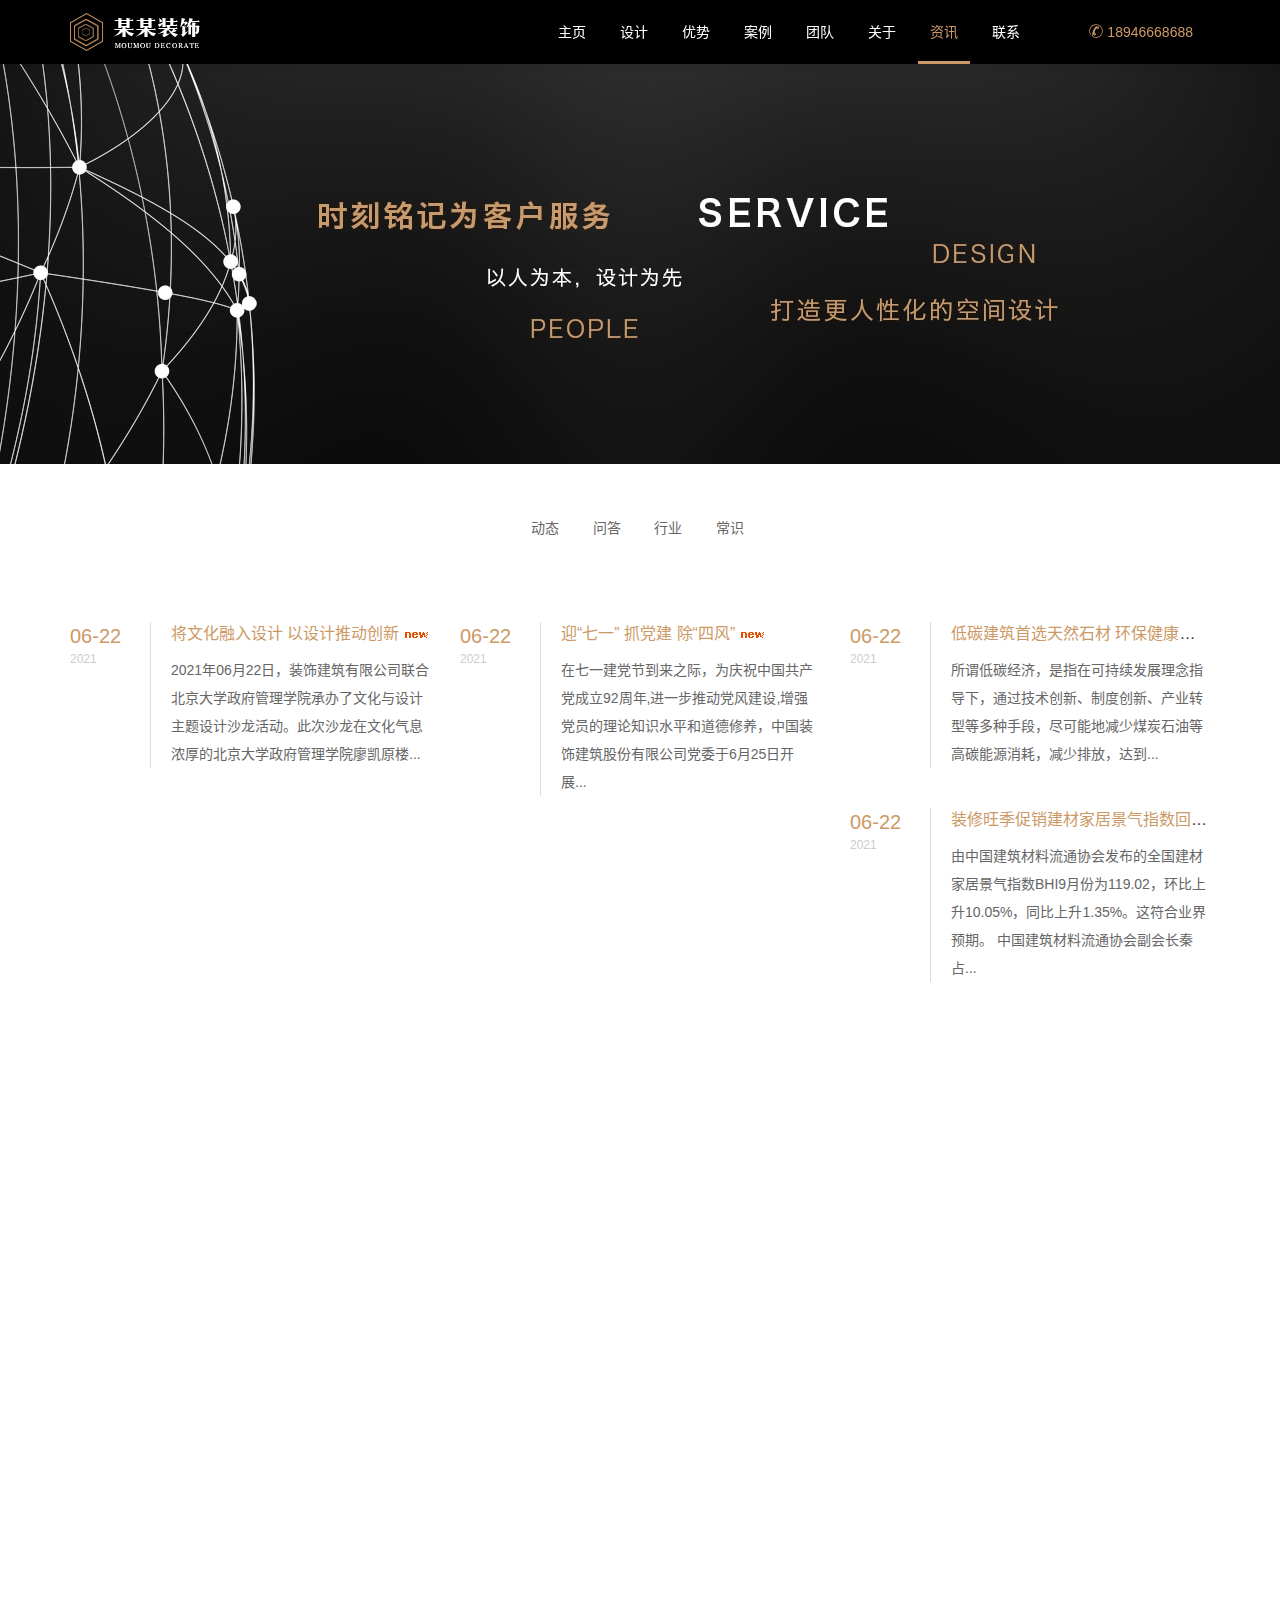
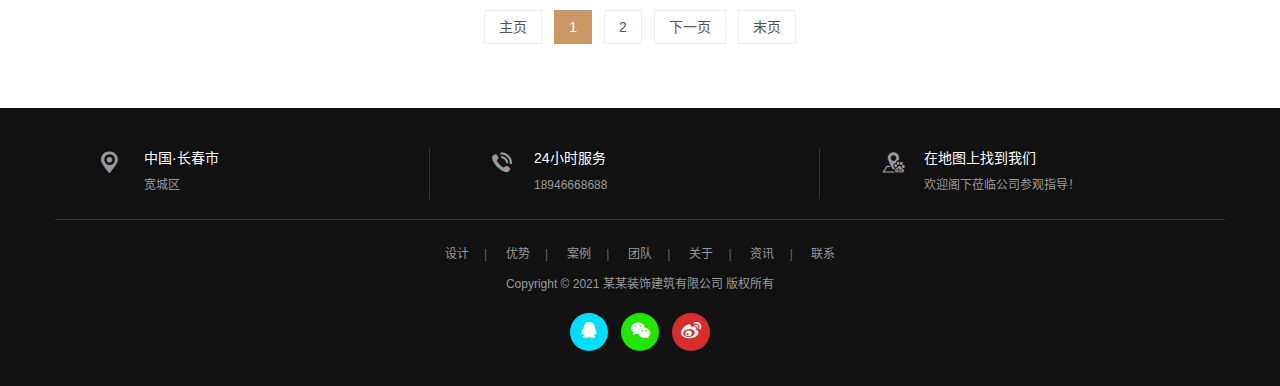
<file: 新闻.html>
<!DOCTYPE html>
<html lang="zh-CN">

	<head>
		<meta charset="utf-8">
		<meta http-equiv="X-UA-Compatible" content="IE=edge,chrome=1">
		<meta name="viewport" content="width=device-width, initial-scale=1.0, user-scalable=no">
		<meta http-equiv="Cache-Control" content="no-transform" />
		<meta http-equiv="Cache-Control" content="no-siteapp" />
		<title>某某装饰建筑网站——资讯</title><link rel="icon" href="skin/images/logo-new1.png" sizes="32x32">
		<meta name="keywords" content="" />
		<meta name="description" content="" />
		<link rel="stylesheet" href="skin/css/bootstrap.css">
		<link rel="stylesheet" href="skin/css/animate.css">
		<link rel="stylesheet" href="skin/css/style.css">
	</head>

	<body id="moar">
		<header class="navbar navbar-default navbar-fixed-top" role="navigation">
			<div class="container">
				<div class="navbar-header">
					<button type="button" class="navbar-toggle" data-toggle="collapse" data-target=".navbar-collapse"> <span class="sr-only">Toggle navigation</span> <span class="icon-bar"></span> <span class="icon-bar"></span> <span class="icon-bar"></span> </button>
					<h1 class="logo"><a class="navbar-brand"  href="index.html">某某装饰建筑</a></h1>
				</div>
				<nav class="collapse navbar-right navbar-collapse" role="navigation">
					<ul class="list-inline navbar-nav">
						<li>
							<a href="index.html">主页</a>
						</li>

						<li>
							<a href="设计.html">设计</a>
						</li>

						<li>
							<a href="优势.html">优势</a>
						</li>

						<li>
							<a href="案例.html">案例</a>
						</li>

						<li>
							<a href="团队.html">团队</a>
						</li>

						<li>
							<a href="关于.html">关于</a>
						</li>

						<li class="hover">
							<a href="新闻.html">资讯</a>
						</li>

						<li>
							<a href="联系.html">联系</a>
						</li>
						<li class="tel visible-lg-inline-block">
							<a href="tel:18946668688"><span class="icon-page-lianxi"></span> 18946668688</a>
						</li>
					</ul>
				</nav>
			</div>
		</header>

		<!--end-->
		<section class="banner">
			<div class="banner-page" style="background-image:url(skin/images/1-1P3210U605101.jpg)"><img src="skin/images/banner-height-page.gif" class="center-block" alt="" /></div>
		</section>
		<!--end-->
		<section class="news news-page sx-jianju">
			<div class="container">
				<ul class="list-inline menu-kj2 text-center wow animated fadeInUp">

					<li>
						<a href="javascript:;">动态</a>
					</li>

					<li>
						<a href="javascript:;">问答</a>
					</li>

					<li>
						<a href="javascript:;">行业</a>
					</li>

					<li>
						<a href="javascript:;">常识</a>
					</li>

				</ul>
				<div class="row">
					<div class="col-xs-12 col-sm-12 col-md-4 col-lg-4 wow animated fadeInUp">
						<dl class="dl-horizontal">
							<dt class="cssa274b01dd50cc">06-22<span>2021</span></dt>
							<dd>
								<h3><a href="新闻——文化设计.html" title="将文化融入设计 以设计推动创新">将文化融入设计 以设计推动创新</a> <img src="skin/images/new.gif" alt="将文化融入设计 以设计推动创新"/></h3>
								<p class="hg-2">2021年06月22日，装饰建筑有限公司联合北京大学政府管理学院承办了文化与设计主题设计沙龙活动。此次沙龙在文化气息浓厚的北京大学政府管理学院廖凯原楼...</p>
							</dd>
						</dl>
					</div>
					<div class="col-xs-12 col-sm-12 col-md-4 col-lg-4 wow animated fadeInUp">
						<dl class="dl-horizontal">
							<dt class="cssa274b01dd50cc">06-22<span>2021</span></dt>
							<dd>
								<h3><a href="javascript:;" title="迎“七一” 抓党建 除“四风”">迎“七一” 抓党建 除“四风”</a> <img src="skin/images/new.gif" alt="迎“七一” 抓党建 除“四风”"/></h3>
								<p class="hg-2">在七一建党节到来之际，为庆祝中国共产党成立92周年,进一步推动党风建设,增强党员的理论知识水平和道德修养，中国装饰建筑股份有限公司党委于6月25日开展...</p>
							</dd>
						</dl>
					</div>
					<div class="col-xs-12 col-sm-12 col-md-4 col-lg-4 wow animated fadeInUp">
						<dl class="dl-horizontal">
							<dt class="cssa274b01dd50cc">06-22<span>2021</span></dt>
							<dd>
								<h3><a href="javascript:;" title="低碳建筑首选天然石材 环保健康受欢迎">低碳建筑首选天然石材 环保健康受欢迎</a> <img src="skin/images/new.gif" alt="低碳建筑首选天然石材 环保健康受欢迎"/></h3>
								<p class="hg-2">所谓低碳经济，是指在可持续发展理念指导下，通过技术创新、制度创新、产业转型等多种手段，尽可能地减少煤炭石油等高碳能源消耗，减少排放，达到...</p>
							</dd>
						</dl>
					</div>
					<div class="col-xs-12 col-sm-12 col-md-4 col-lg-4 wow animated fadeInUp">
						<dl class="dl-horizontal">
							<dt class="cssa274b01dd50cc">06-22<span>2021</span></dt>
							<dd>
								<h3><a href="javascript:;" title="装修旺季促销建材家居景气指数回升">装修旺季促销建材家居景气指数回升</a> <img src="skin/images/new.gif" alt="装修旺季促销建材家居景气指数回升"/></h3>
								<p class="hg-2">由中国建筑材料流通协会发布的全国建材家居景气指数BHI9月份为119.02，环比上升10.05%，同比上升1.35%。这符合业界预期。 中国建筑材料流通协会副会长秦占...</p>
							</dd>
						</dl>
					</div>
					<div class="col-xs-12 col-sm-12 col-md-4 col-lg-4 wow animated fadeInUp">
						<dl class="dl-horizontal">
							<dt class="cssa274b01dd50cc">06-22<span>2021</span></dt>
							<dd>
								<h3><a href="javascript:;" title="全球原木材原料严重紧缺危及建材行业">全球原木材原料严重紧缺危及建材行业</a> <img src="skin/images/new.gif" alt="全球原木材原料严重紧缺危及建材行业"/></h3>
								<p class="hg-2">据了解，中国原木材及下游产品主要的进口贸易国依次为马来西亚、印尼、美国、俄罗斯、泰国。其中印尼、马来西亚、泰国都是这次海啸的受害国，这些...</p>
							</dd>
						</dl>
					</div>
					<div class="col-xs-12 col-sm-12 col-md-4 col-lg-4 wow animated fadeInUp">
						<dl class="dl-horizontal">
							<dt class="cssa274b01dd50cc">06-22<span>2021</span></dt>
							<dd>
								<h3><a href="javascript:;" title="中国经济数据公布 GDP总量料破70万亿元">中国经济数据公布 GDP总量料破70万亿元</a> <img src="skin/images/new.gif" alt="中国经济数据公布 GDP总量料破70万亿元"/></h3>
								<p class="hg-2">按照日程安排，国家统计局今日将公布2016年国内生产总值(GDP)等重磅数据。根据官方预测，2016年中国经济总量会突破70万亿元大关，预计GDP全年增速在6.7...</p>
							</dd>
						</dl>
					</div>
					<div class="col-xs-12 col-sm-12 col-md-4 col-lg-4 wow animated fadeInUp">
						<dl class="dl-horizontal">
							<dt class="cssa274b01dd50cc">06-22<span>2021</span></dt>
							<dd>
								<h3><a href="javascript:;" title="珠三角GDP总量超西班牙 进入“湾区经济”时代">珠三角GDP总量超西班牙 进入“湾区经济”时代</a> <img src="skin/images/new.gif" alt="珠三角GDP总量超西班牙 进入“湾区经济”时代"/></h3>
								<p class="hg-2">继2014年深圳市政府工作报告中首次提出发展湾区经济之后，在今年珠三角各地市召开的两会上，融入或对接粤港澳大湾区被写入了佛山、肇庆、江门、东莞...</p>
							</dd>
						</dl>
					</div>
					<div class="col-xs-12 col-sm-12 col-md-4 col-lg-4 wow animated fadeInUp">
						<dl class="dl-horizontal">
							<dt class="cssa274b01dd50cc">06-22<span>2021</span></dt>
							<dd>
								<h3><a href="javascript:;" title="智慧城市建设莫入误区">智慧城市建设莫入误区</a> <img src="skin/images/new.gif" alt="智慧城市建设莫入误区"/></h3>
								<p class="hg-2">智慧城市是城市治理创新的重要方面。国家信息中心信息化研究部副主任单志广认为，智慧城市建设目前主要存在三高两低问题。三高是指智慧城市建设中...</p>
							</dd>
						</dl>
					</div>
					<div class="col-xs-12 col-sm-12 col-md-4 col-lg-4 wow animated fadeInUp">
						<dl class="dl-horizontal">
							<dt class="cssa274b01dd50cc">06-22<span>2021</span></dt>
							<dd>
								<h3><a href="javascript:;" title="当结构邂逅设计 发生了什么？">当结构邂逅设计 发生了什么？</a> <img src="skin/images/new.gif" alt="当结构邂逅设计 发生了什么？"/></h3>
								<p class="hg-2">在业内看来，新政明确了通过中介机构完成的交易必须在各区房产管理部门的监管账户划转交易资金，杜绝了中介机构设立资金池。资金监管有利于交易安...</p>
							</dd>
						</dl>
					</div>
				</div>
				<div class="list-page t-m-30">
					<ul class="pagination">

						<li>
							<a>主页</a>
						</li>
						<li class="active">
							<a>1</a>
						</li>
						<li>
							<a href="javascript:;">2</a>
						</li>
						<li>
							<a href="javascript:;">下一页</a>
						</li>
						<li>
							<a href="javascript:;">末页</a>
						</li>

					</ul>
				</div>
			</div>
			</div>
		</section>
		<!--end-->
		<footer class="foot text-center">
			<div class="addess">
				<div class="container">
					<div class="row">
						<div class="col-xs-12 col-sm-4 col-md-4 col-lg-4">
							<dl class="dl-horizontal list-unstyled">
								<dt><span class="icon-foot-addess"></span></dt>
								<dd>
									<h3>中国·长春市</h3>
									<p>宽城区</p>
								</dd>
							</dl>
						</div>
						<div class="col-xs-12 col-sm-4 col-md-4 col-lg-4">
							<dl class="dl-horizontal list-unstyled">
								<dt><span class="icon-foot-tel"></span></dt>
								<dd>
									<h3>24小时服务</h3>
									<p>18946668688</p>
								</dd>
							</dl>
						</div>
						<div class="col-xs-12 col-sm-4 col-md-4 col-lg-4">
							<dl class="dl-horizontal list-unstyled">
								<dt><span class="icon-foot-map"></span></dt>
								<dd>
									<h3><a href="javascript:;" target="_blank">在地图上找到我们</a></h3>
									<p>欢迎阁下莅临公司参观指导！</p>
								</dd>
							</dl>
						</div>
					</div>
				</div>
			</div>
			<div class="copy container">
				<ul class="list-inline menu-kj list-paddingleft-2">

					<li>
							<a href="设计.html">设计</a>
						</li>

						<li>
							<a href="优势.html">优势</a>
						</li>

						<li>
							<a href="案例.html">案例</a>
						</li>

						<li>
							<a href="团队.html">团队</a>
						</li>

						<li>
							<a href="关于.html">关于</a>
						</li>

						<li>
							<a href="新闻.html">资讯</a>
						</li>

						<li>
							<a href="联系.html">联系</a>
						</li>

				</ul>
				<p>
					Copyright &copy; 2021 某某装饰建筑有限公司 版权所有 <span class="hidden-xs"><a href="javascript:;" target="_blank"></a></span></p>
				<ul class="list-inline kjcd">
					<li class="qq">
						<a href="https://www.qq.com/" target="_blank"><span class="icon-qq"></span></a>
					</li>
					<li class="weixin">
						<a href="https://weixin.qq.com/" data-toggle="modal" data-target="#foot-weixin"><span class="icon-weixin"></span></a>
					</li>
					<li class="weibo">
						<a href="https://weibo.com/" target="_blank"><span class="icon-weibo"></span></a>
					</li>
				</ul>
				  
			</div>
		</footer>
		<!--end-->
		<ul class="list-unstyled kefu visible-xs-block">
			<li>
				<a class="gt" href="https://weixin.qq.com" title="在线沟通" target="_blank"><span class="icon-goutong"></span></a>
			</li>
			<li class="hidden-xs">
				<a class="lx" href="https://weixin.qq.com/" title="联系"><span class="icon-page-lianxi"></span></a>
			</li>
			<li class="visible-xs-inline-block">
				<a class="lx" href="tel:18946668688" title="拔打电话"><span class="icon-page-lianxi"></span></a>
			</li>
			<li>
				<a id="top" class="top" href="javascript:scrollTo(0,0);" title="回顶部"><span class="icon-top"></span></a>
			</li>
		</ul>
		<!--end-->
		<script src="skin/js/jquery库.js"></script>
		<script src="skin/js/颤动.js"></script>
		<script src="skin/js/基础.js"></script>
		
		<script src="skin/js/bootstrap.前端框架.js"></script>
		<script>
			wow = new WOW({
				animateClass: 'animated',
				offset: 100
			});
			wow.init();
			document.getElementById('moar').onclick = function() {
				var section = document.createElement('section');
				section.className = 'section--purple wow fadeInDown';
				this.parentNode.insertBefore(section, this);
			};
		</script>

		<script src="skin/js/fastclick.延迟点击处理方案.js"></script>
	</body>

</html>
</file>
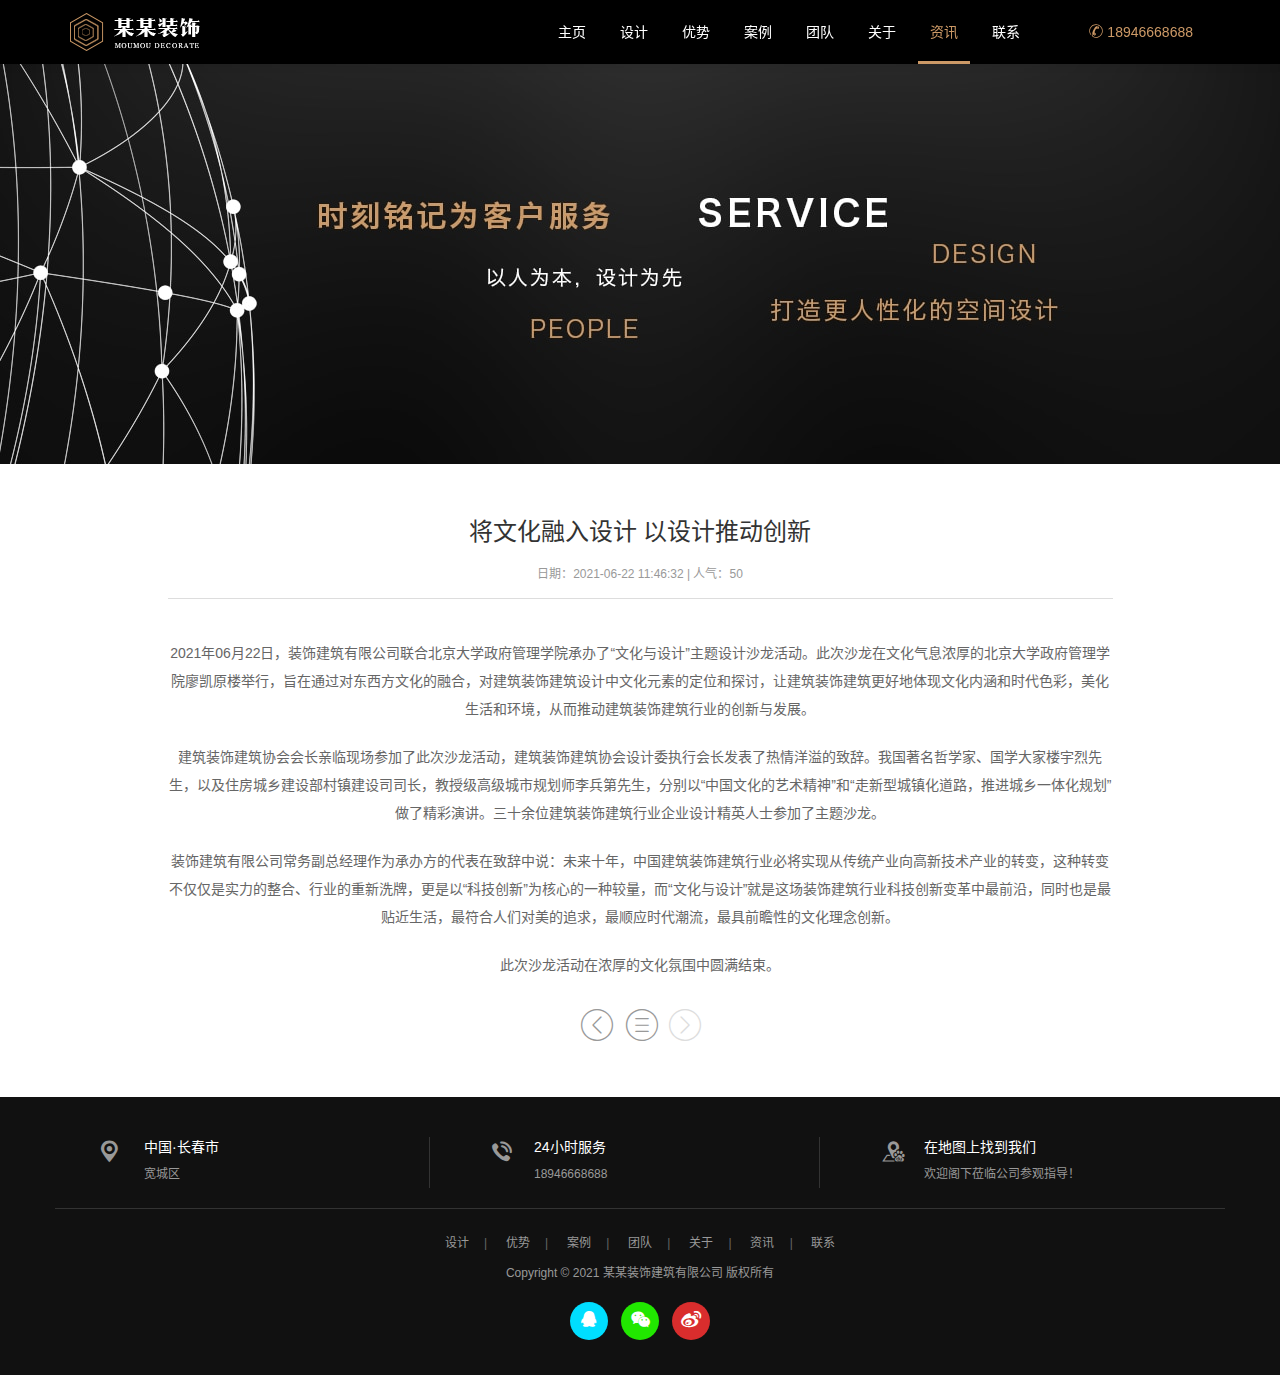
<file: 新闻——文化设计.html>
<!DOCTYPE html>
<html lang="zh-CN">

	<head>
		<meta charset="utf-8">
		<meta http-equiv="X-UA-Compatible" content="IE=edge,chrome=1">
		<meta name="viewport" content="width=device-width, initial-scale=1.0, user-scalable=no">
		<meta http-equiv="Cache-Control" content="no-transform" />
		<meta http-equiv="Cache-Control" content="no-siteapp" />
		<title>某某装饰建筑网站——将文化融入设计 以设计推动创新</title><link rel="icon" href="skin/images/logo-new1.png" sizes="32x32">
		<meta name="keywords" content="将,文化,融入,设计,以设计,推动,创新,2013年," />
		<meta name="description" content="2021年06月22日，装饰建筑有限公司联合北京大学政府管理学院承办了文化与设计主题设计沙龙活动。此次沙龙在文化气息浓厚的北京大学政府管理学院廖凯原楼举行，旨在通过对东西方文化" />
		<link rel="stylesheet" href="skin/css/bootstrap.css">
		<link rel="stylesheet" href="skin/css/animate.css">
		<link rel="stylesheet" href="skin/css/style.css">
	</head>

	<body id="moar">
		<header class="navbar navbar-default navbar-fixed-top" role="navigation">
			<div class="container">
				<div class="navbar-header">
					<button type="button" class="navbar-toggle" data-toggle="collapse" data-target=".navbar-collapse"> <span class="sr-only">Toggle navigation</span> <span class="icon-bar"></span> <span class="icon-bar"></span> <span class="icon-bar"></span> </button>
					<h1 class="logo"><a class="navbar-brand"  href="index.html">某某装饰建筑</a></h1>
				</div>
				<nav class="collapse navbar-right navbar-collapse" role="navigation">
					<ul class="list-inline navbar-nav">
						<li>
							<a href="index.html">主页</a>
						</li>

						<li>
							<a href="设计.html">设计</a>
						</li>

						<li>
							<a href="优势.html">优势</a>
						</li>

						<li>
							<a href="案例.html">案例</a>
						</li>

						<li>
							<a href="团队.html">团队</a>
						</li>

						<li>
							<a href="关于.html">关于</a>
						</li>

						<li class="hover">
							<a href="新闻.html">资讯</a>
						</li>

						<li>
							<a href="联系.html">联系</a>
						</li>

						<li class="tel visible-lg-inline-block">
							<a href="tel:18946668688"><span class="icon-page-lianxi"></span> 18946668688</a>
						</li>
					</ul>
				</nav>
			</div>
		</header>

		<!--end-->
		<section class="banner">
			<div class="banner-page" style="background-image:url(skin/images/1-1P3210U605101.jpg)"><img src="skin/images/banner-height-page.gif" class="center-block" alt="" /></div>
		</section>
		<!--end-->
		<section class="sx-jianju">
			<div class="container">
				<div class="row">
					<div class="col-xs-12 col-sm-12 col-md-10 col-lg-10 col-lg-offset-1 col-md-offset-1">
						<article class="content text-center">
							<header class="text-center">
								<h2 class="title">将文化融入设计 以设计推动创新</h2>
								<p class="info">日期：2021-06-22 11:46:32 | 人气：<span id="hits">50</span></p>
							</header>
							<p>
								2021年06月22日，装饰建筑有限公司联合北京大学政府管理学院承办了&ldquo;文化与设计&rdquo;主题设计沙龙活动。此次沙龙在文化气息浓厚的北京大学政府管理学院廖凯原楼举行，旨在通过对东西方文化的融合，对建筑装饰建筑设计中文化元素的定位和探讨，让建筑装饰建筑更好地体现文化内涵和时代色彩，美化生活和环境，从而推动建筑装饰建筑行业的创新与发展。</p>
							<p>
								建筑装饰建筑协会会长亲临现场参加了此次沙龙活动，建筑装饰建筑协会设计委执行会长发表了热情洋溢的致辞。我国著名哲学家、国学大家楼宇烈先生，以及住房城乡建设部村镇建设司司长，教授级高级城市规划师李兵第先生，分别以&ldquo;中国文化的艺术精神&rdquo;和&ldquo;走新型城镇化道路，推进城乡一体化规划&rdquo;做了精彩演讲。三十余位建筑装饰建筑行业企业设计精英人士参加了主题沙龙。</p>
							<p>
								装饰建筑有限公司常务副总经理作为承办方的代表在致辞中说：未来十年，中国建筑装饰建筑行业必将实现从传统产业向高新技术产业的转变，这种转变不仅仅是实力的整合、行业的重新洗牌，更是以&ldquo;科技创新&rdquo;为核心的一种较量，而&ldquo;文化与设计&rdquo;就是这场装饰建筑行业科技创新变革中最前沿，同时也是最贴近生活，最符合人们对美的追求，最顺应时代潮流，最具前瞻性的文化理念创新。</p>
							<p>
								此次沙龙活动在浓厚的文化氛围中圆满结束。</p>

							<ul class="list-page">
							</ul>
							<div class="mulu">
								<p class="b-m-none">
									<a class="pre" href="javascript:;"><span class="icon-pre"></span></a>
									<a class="ml" href="javascript:;" title="返回目录"><span class="icon-ml"></span></a> <span class="icon-next"></span> </p>
							</div>
						</article>
					</div>
				</div>
			</div>
		</section>
		<!--end-->
		<footer class="foot text-center">
			<div class="addess">
				<div class="container">
					<div class="row">
						<div class="col-xs-12 col-sm-4 col-md-4 col-lg-4">
							<dl class="dl-horizontal list-unstyled">
								<dt><span class="icon-foot-addess"></span></dt>
								<dd>
									<h3>中国·长春市</h3>
									<p>宽城区</p>
								</dd>
							</dl>
						</div>
						<div class="col-xs-12 col-sm-4 col-md-4 col-lg-4">
							<dl class="dl-horizontal list-unstyled">
								<dt><span class="icon-foot-tel"></span></dt>
								<dd>
									<h3>24小时服务</h3>
									<p>18946668688</p>
								</dd>
							</dl>
						</div>
						<div class="col-xs-12 col-sm-4 col-md-4 col-lg-4">
							<dl class="dl-horizontal list-unstyled">
								<dt><span class="icon-foot-map"></span></dt>
								<dd>
									<h3><a href="javascript:;" target="_blank">在地图上找到我们</a></h3>
									<p>欢迎阁下莅临公司参观指导！</p>
								</dd>
							</dl>
						</div>
					</div>
				</div>
			</div>
			<div class="copy container">
				<ul class="list-inline menu-kj list-paddingleft-2">

					<li>
						<p>
							<a href="javascript:;">设计</a>
						</p>
					</li>

					<li>
						<p>
							<a href="javascript:;">优势</a>
						</p>
					</li>

					<li>
						<p>
							<a href="javascript:;">案例</a>
						</p>
					</li>

					<li>
						<p>
							<a href="javascript:;">团队</a>
						</p>
					</li>

					<li>
						<p>
							<a href="javascript:;">关于</a>
						</p>
					</li>

					<li>
						<p>
							<a href="javascript:;">资讯</a>
						</p>
					</li>

					<li>
						<p>
							<a href="javascript:;">联系</a>
						</p>
					</li>

				</ul>
				<p>
					Copyright &copy; 2021 某某装饰建筑有限公司 版权所有 <span class="hidden-xs"><a href="javascript:;" target="_blank"></a></span></p>
				<ul class="list-inline kjcd">
					<li class="qq">
						<a href="https://www.qq.com/" target="_blank"><span class="icon-qq"></span></a>
					</li>
					<li class="weixin">
						<a href="https://weixin.qq.com/" data-toggle="modal" data-target="#foot-weixin"><span class="icon-weixin"></span></a>
					</li>
					<li class="weibo">
						<a href="https://weibo.com/" target="_blank"><span class="icon-weibo"></span></a>
					</li>
				</ul>
				   
			</div>
		</footer>
		<!--end-->
		<ul class="list-unstyled kefu visible-xs-block">
			<li>
				<a class="gt" href="https://weixin.qq.com" title="在线沟通" target="_blank"><span class="icon-goutong"></span></a>
			</li>
			<li class="hidden-xs">
				<a class="lx" href="https://weixin.qq.com/" title="联系"><span class="icon-page-lianxi"></span></a>
			</li>
			<li class="visible-xs-inline-block">
				<a class="lx" href="tel:18946668688" title="拔打电话"><span class="icon-page-lianxi"></span></a>
			</li>
			<li>
				<a id="top" class="top" href="javascript:scrollTo(0,0);" title="回顶部"><span class="icon-top"></span></a>
			</li>
		</ul>
		<!--end-->
		<script src="skin/js/jquery库.js"></script>
		<script src="skin/js/颤动.js"></script>
		<script src="skin/js/基础.js"></script>
		
		<script src="skin/js/bootstrap.前端框架.js"></script>
		<script>
			wow = new WOW({
				animateClass: 'animated',
				offset: 100
			});
			wow.init();
			document.getElementById('moar').onclick = function() {
				var section = document.createElement('section');
				section.className = 'section--purple wow fadeInDown';
				this.parentNode.insertBefore(section, this);
			};
		</script>

		<script src="skin/js/fastclick.延迟点击处理方案.js"></script>
	</body>

</html>
</file>
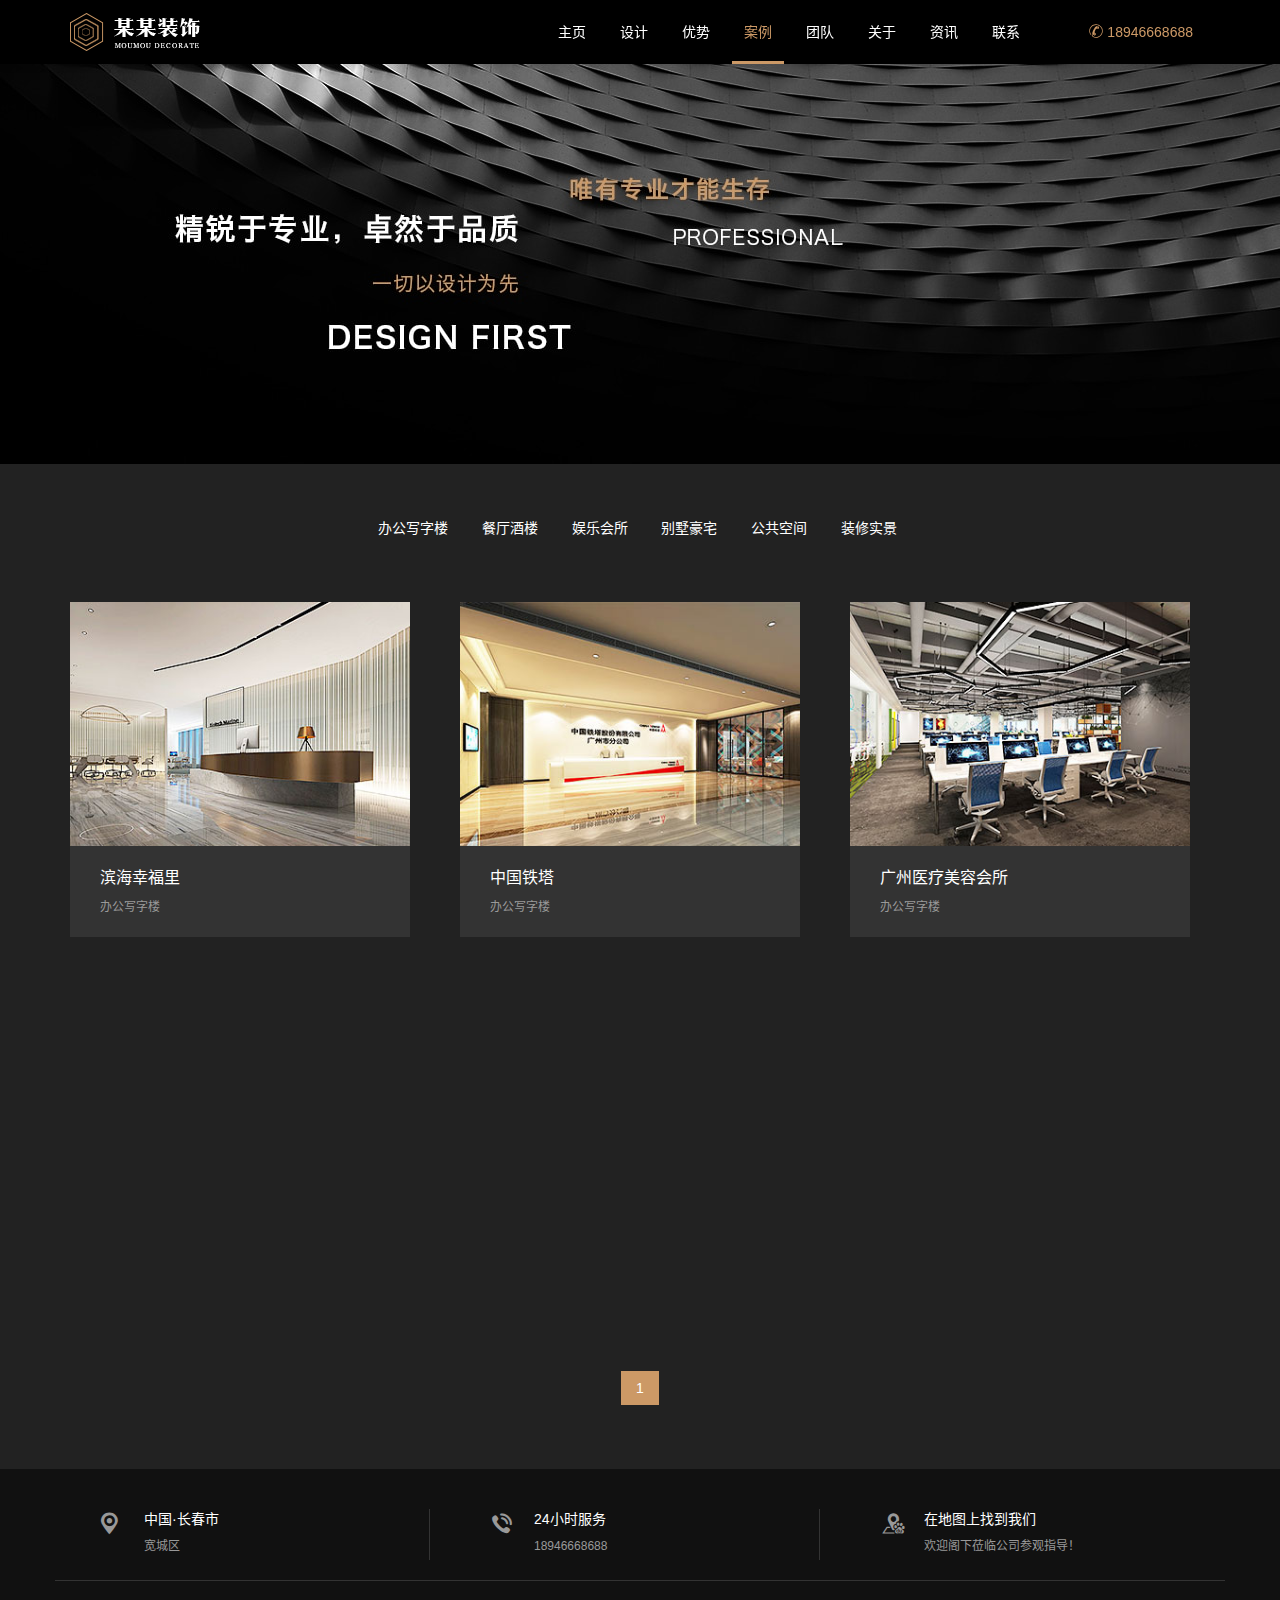
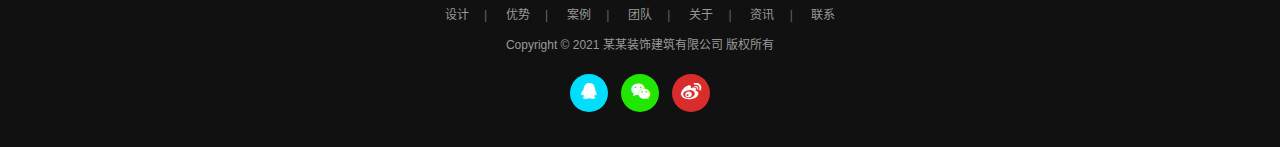
<file: 案例.html>
<!DOCTYPE html>
<html lang="zh-CN">

	<head>
		<meta charset="utf-8">
		<meta http-equiv="X-UA-Compatible" content="IE=edge,chrome=1">
		<meta name="viewport" content="width=device-width, initial-scale=1.0, user-scalable=no">
		<meta http-equiv="Cache-Control" content="no-transform" />
		<meta http-equiv="Cache-Control" content="no-siteapp" />
		<meta name="Keywords" content="" />
		<title>某某装饰建筑网站——案例</title><link rel="icon" href="skin/images/logo-new1.png" sizes="32x32">
		<meta name="keywords" content="" />
		<meta name="description" content="" />
		<link rel="stylesheet" href="skin/css/bootstrap.css">
		<link rel="stylesheet" href="skin/css/animate.css">
		<link rel="stylesheet" href="skin/css/style.css">
	</head>

	<body id="moar">
		<header class="navbar navbar-default navbar-fixed-top" role="navigation">
			<div class="container">
				<div class="navbar-header">
					<button type="button" class="navbar-toggle" data-toggle="collapse" data-target=".navbar-collapse"> <span class="sr-only">Toggle navigation</span> <span class="icon-bar"></span> <span class="icon-bar"></span> <span class="icon-bar"></span> </button>
					<h1 class="logo"><a class="navbar-brand"  href="index.html">某某装饰建筑</a></h1>
				</div>
				<nav class="collapse navbar-right navbar-collapse" role="navigation">
					<ul class="list-inline navbar-nav">
						<li>
							<a href="index.html">主页</a>
						</li>

						<li>
							<a href="设计.html">设计</a>
						</li>

						<li>
							<a href="优势.html">优势</a>
						</li>

						<li class="hover">
							<a href="案例.html">案例</a>
						</li>

						<li>
							<a href="团队.html">团队</a>
						</li>

						<li>
							<a href="关于.html">关于</a>
						</li>

						<li>
							<a href="新闻.html">资讯</a>
						</li>

						<li>
							<a href="联系.html">联系</a>
						</li>

						<li class="tel visible-lg-inline-block">
							<a href="tel:18946668688"><span class="icon-page-lianxi"></span> 18946668688</a>
						</li>
					</ul>
				</nav>
			</div>
		</header>

		<!--end-->
		<section class="banner">
			<div class="banner-page" style="background-image:url(skin/images/1-1P3210Z053N4.jpg)"><img src="skin/images/banner-height-page.gif" class="center-block" alt="" /></div>
		</section>
		<!--end-->
		<section class="case case-page sx-jianju text-center">
			<div class="container">
				<ul class="list-inline menu-kj2 wow animated fadeInUp">

					<li>
						<a href="javascript:;">办公写字楼</a>
					</li>

					<li>
						<a href="javascript:;">餐厅酒楼</a>
					</li>

					<li>
						<a href="javascript:;">娱乐会所</a>
					</li>

					<li>
						<a href="javascript:;">别墅豪宅</a>
					</li>

					<li>
						<a href="javascript:;">公共空间</a>
					</li>

					<li>
						<a href="javascript:;">装修实景</a>
					</li>

				</ul>
				<div class="row">
					<div class="col-xs-6 col-sm-6 col-md-4 col-lg-4 wow animated fadeInUp">
						<figure>
							<a href="案例——滨海幸福里.html" title="滨海幸福里"><img src="skin/images/1-1P3201024310-L.jpg" alt="滨海幸福里" />
								<figcaption>
									<h3>滨海幸福里<span>办公写字楼</span></h3>
								</figcaption>
							</a>
						</figure>
					</div>
					<div class="col-xs-6 col-sm-6 col-md-4 col-lg-4 wow animated fadeInUp">
						<figure>
							<a href="javascript:;" title="中国铁塔"><img src="skin/images/1-1P320102J30-L.jpg" alt="中国铁塔" />
								<figcaption>
									<h3>中国铁塔<span>办公写字楼</span></h3>
								</figcaption>
							</a>
						</figure>
					</div>
					<div class="col-xs-6 col-sm-6 col-md-4 col-lg-4 wow animated fadeInUp">
						<figure>
							<a href="javascript:;" title="广州医疗美容会所"><img src="skin/images/1-1P3201211110-L.jpg" alt="广州医疗美容会所" />
								<figcaption>
									<h3>广州医疗美容会所<span>办公写字楼</span></h3>
								</figcaption>
							</a>
						</figure>
					</div>
					<div class="col-xs-6 col-sm-6 col-md-4 col-lg-4 wow animated fadeInUp">
						<figure>
							<a href="javascript:;" title="生物岛办公室装修"><img src="skin/images/1-1P3201211380-L.jpg" alt="生物岛办公室装修" />
								<figcaption>
									<h3>生物岛办公室装修<span>办公写字楼</span></h3>
								</figcaption>
							</a>
						</figure>
					</div>
					<div class="col-xs-6 col-sm-6 col-md-4 col-lg-4 wow animated fadeInUp">
						<figure>
							<a href="javascript:;" title="富力新天地办公室"><img src="skin/images/1-1P3201211570-L.jpg" alt="富力新天地办公室" />
								<figcaption>
									<h3>富力新天地办公室<span>餐厅酒楼</span></h3>
								</figcaption>
							</a>
						</figure>
					</div>
					<div class="col-xs-6 col-sm-6 col-md-4 col-lg-4 wow animated fadeInUp">
						<figure>
							<a href="javascript:;" title="温碧泉化妆品"><img src="skin/images/1-1P3201210390-L.jpg" alt="温碧泉化妆品" />
								<figcaption>
									<h3>温碧泉化妆品<span>办公写字楼</span></h3>
								</figcaption>
							</a>
						</figure>
					</div>
				</div>
				<div class="list-page">
					<ul class="pagination">
						<li class="active">
							<a href="javascript:;">1</a>
						</li>

					</ul>
				</div>
			</div>
		</section>
		<!--end-->
		<footer class="foot text-center">
			<div class="addess">
				<div class="container">
					<div class="row">
						<div class="col-xs-12 col-sm-4 col-md-4 col-lg-4">
							<dl class="dl-horizontal list-unstyled">
								<dt><span class="icon-foot-addess"></span></dt>
								<dd>
									<h3>中国·长春市</h3>
									<p>宽城区</p>
								</dd>
							</dl>
						</div>
						<div class="col-xs-12 col-sm-4 col-md-4 col-lg-4">
							<dl class="dl-horizontal list-unstyled">
								<dt><span class="icon-foot-tel"></span></dt>
								<dd>
									<h3>24小时服务</h3>
									<p>18946668688</p>
								</dd>
							</dl>
						</div>
						<div class="col-xs-12 col-sm-4 col-md-4 col-lg-4">
							<dl class="dl-horizontal list-unstyled">
								<dt><span class="icon-foot-map"></span></dt>
								<dd>
									<h3><a href="javascript:;" target="_blank">在地图上找到我们</a></h3>
									<p>欢迎阁下莅临公司参观指导！</p>
								</dd>
							</dl>
						</div>
					</div>
				</div>
			</div>
			<div class="copy container">
				<ul class="list-inline menu-kj list-paddingleft-2">

					<li>
							<a href="设计.html">设计</a>
						</li>

						<li>
							<a href="优势.html">优势</a>
						</li>

						<li>
							<a href="案例.html">案例</a>
						</li>

						<li>
							<a href="团队.html">团队</a>
						</li>

						<li>
							<a href="关于.html">关于</a>
						</li>

						<li>
							<a href="新闻.html">资讯</a>
						</li>

						<li>
							<a href="联系.html">联系</a>
						</li>

				</ul>
				<p>
					Copyright &copy; 2021 某某装饰建筑有限公司 版权所有 <span class="hidden-xs"><a href="javascript:;" target="_blank"></a></span></p>
				<ul class="list-inline kjcd">
					<li class="qq">
						<a href="https://www.qq.com/" target="_blank"><span class="icon-qq"></span></a>
					</li>
					<li class="weixin">
						<a href="https://weixin.qq.com/" data-toggle="modal" data-target="#foot-weixin"><span class="icon-weixin"></span></a>
					</li>
					<li class="weibo">
						<a href="https://weibo.com/" target="_blank"><span class="icon-weibo"></span></a>
					</li>
				</ul>
				  
			</div>
		</footer>
		<!--end-->
		<ul class="list-unstyled kefu visible-xs-block">
			<li>
				<a class="gt" href="https://weixin.qq.com" title="在线沟通" target="_blank"><span class="icon-goutong"></span></a>
			</li>
			<li class="hidden-xs">
				<a class="lx" href="https://weixin.qq.com/" title="联系"><span class="icon-page-lianxi"></span></a>
			</li>
			<li class="visible-xs-inline-block">
				<a class="lx" href="tel:18946668688" title="拔打电话"><span class="icon-page-lianxi"></span></a>
			</li>
			<li>
				<a id="top" class="top" href="javascript:scrollTo(0,0);" title="回顶部"><span class="icon-top"></span></a>
			</li>
		</ul>
		<!--end-->
		<script src="skin/js/jquery库.js"></script>
		<script src="skin/js/颤动.js"></script>
		<script src="skin/js/基础.js"></script>
		
		<script src="skin/js/bootstrap.前端框架.js"></script>
		<script>
			wow = new WOW({
				animateClass: 'animated',
				offset: 100
			});
			wow.init();
			document.getElementById('moar').onclick = function() {
				var section = document.createElement('section');
				section.className = 'section--purple wow fadeInDown';
				this.parentNode.insertBefore(section, this);
			};
		</script>

		<script src="skin/js/fastclick.延迟点击处理方案.js"></script>
	</body>

</html>
</file>
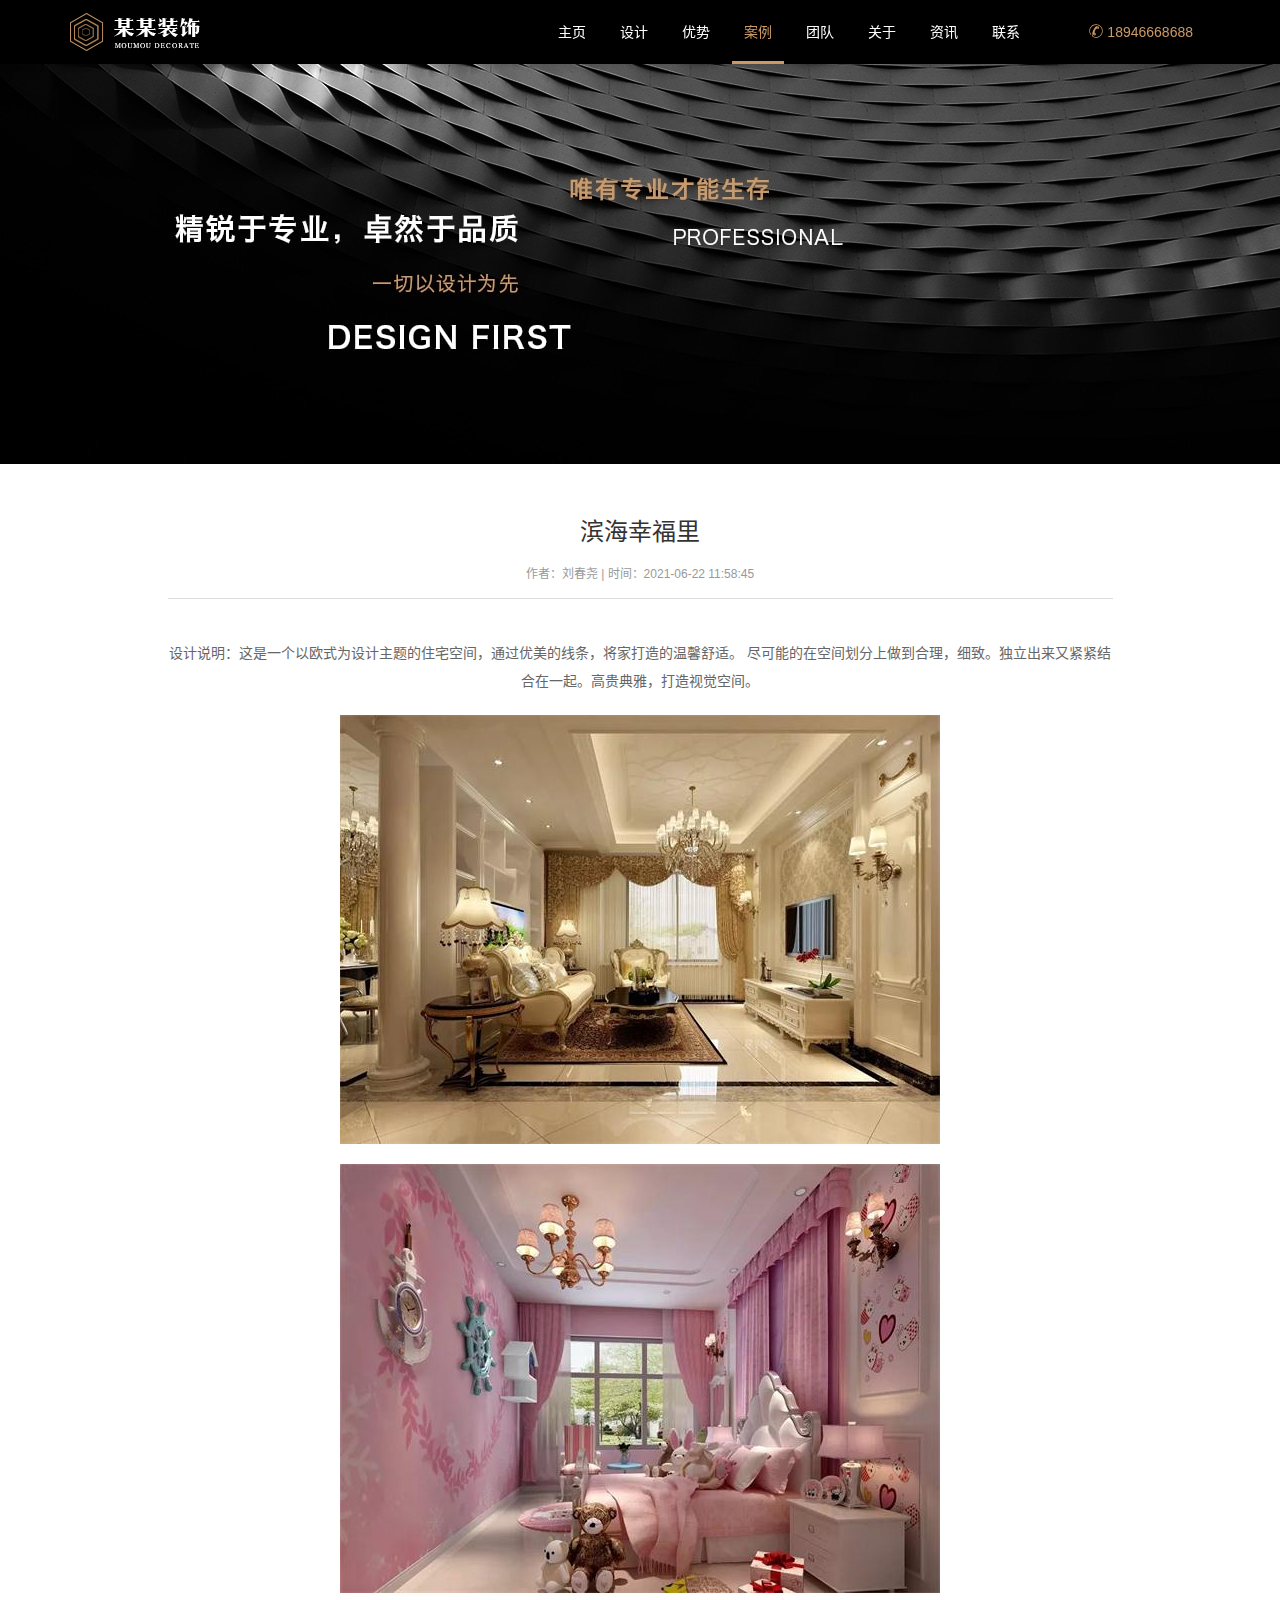
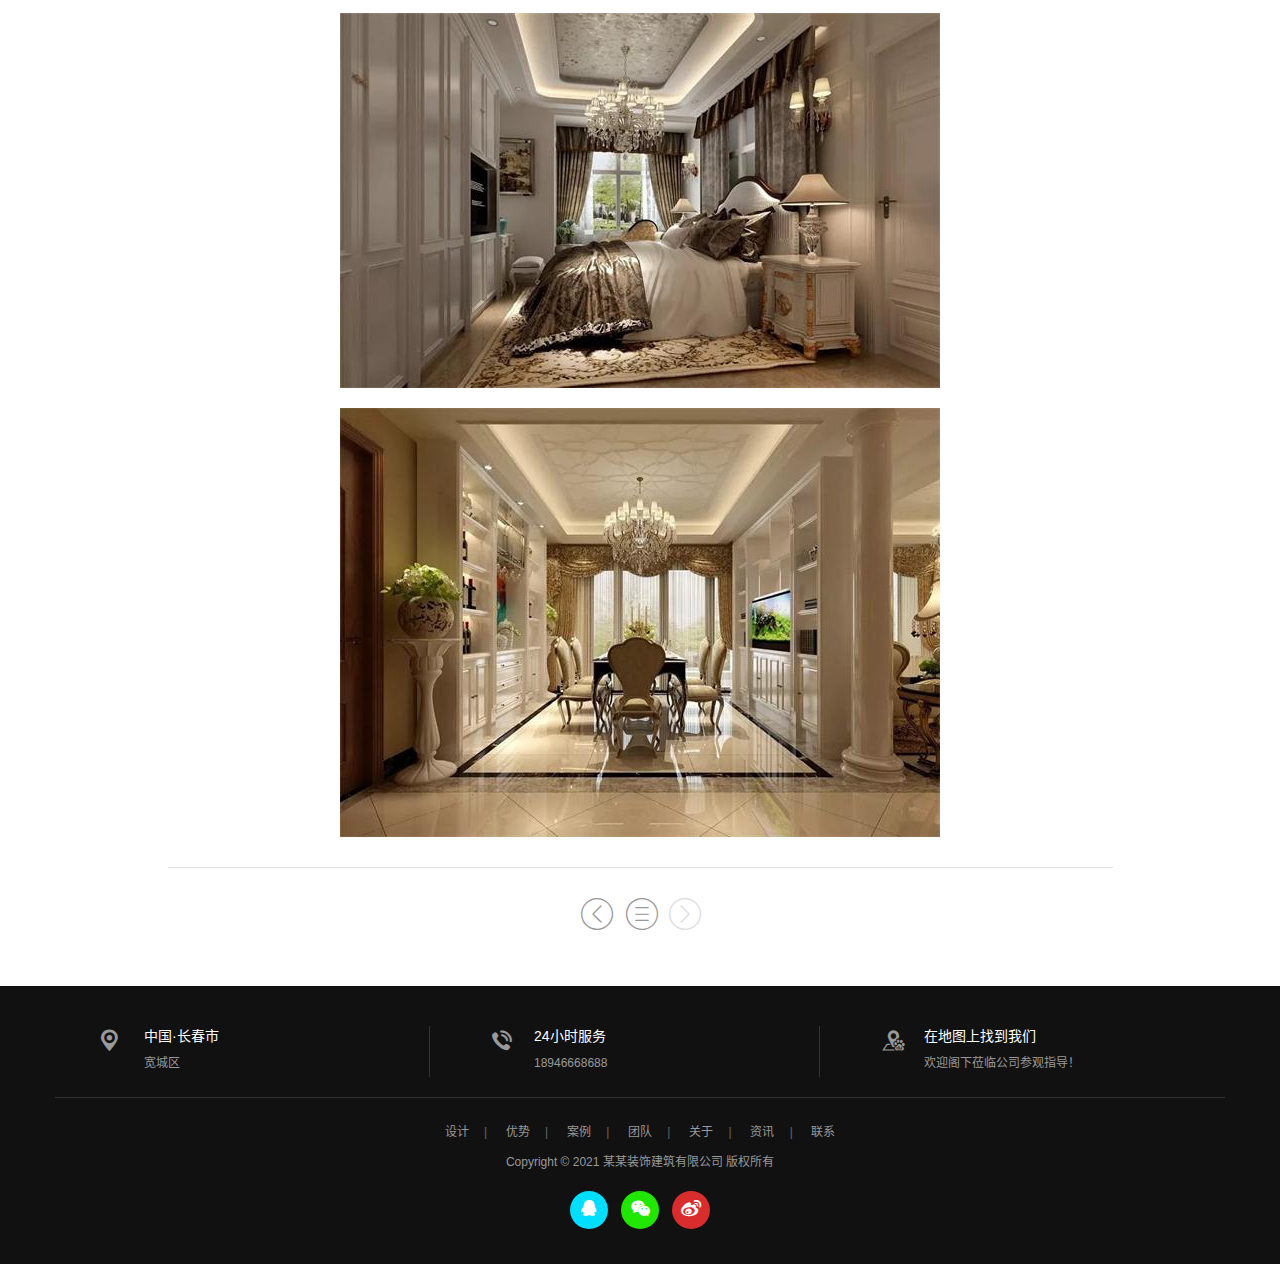
<file: 案例——滨海幸福里.html>
<!DOCTYPE html>
<html lang="zh-CN">

	<head>
		<meta charset="utf-8">
		<meta http-equiv="X-UA-Compatible" content="IE=edge,chrome=1">
		<meta name="viewport" content="width=device-width, initial-scale=1.0, user-scalable=no">
		<meta http-equiv="Cache-Control" content="no-transform" />
		<meta http-equiv="Cache-Control" content="no-siteapp" />
		<title>某某装饰建筑网站——滨海幸福里</title><link rel="icon" href="skin/images/logo-new1.png" sizes="32x32">
		<meta name="keywords" content="滨海,幸福,里,设计说明,这是,一个以,欧式,为," />
		<meta name="description" content="设计说明：这是一个以欧式为设计主题的住宅空间，通过优美的线条，将家打造的温馨舒适。 尽可能的在空间划分上做到合理，细致。独立出来又紧紧结合在一起。高贵典雅，打造视觉" />
		<link rel="stylesheet" href="skin/css/bootstrap.css">
		<link rel="stylesheet" href="skin/css/animate.css">
		<link rel="stylesheet" href="skin/css/style.css">
	</head>

	<body id="moar">
		<header class="navbar navbar-default navbar-fixed-top" role="navigation">
			<div class="container">
				<div class="navbar-header">
					<button type="button" class="navbar-toggle" data-toggle="collapse" data-target=".navbar-collapse"> <span class="sr-only">Toggle navigation</span> <span class="icon-bar"></span> <span class="icon-bar"></span> <span class="icon-bar"></span> </button>
					<h1 class="logo"><a class="navbar-brand"  href="index.html">某某装饰建筑</a></h1>
				</div>
				<nav class="collapse navbar-right navbar-collapse" role="navigation">
					<ul class="list-inline navbar-nav">
						<li>
							<a href="index.html">主页</a>
						</li>

						<li>
							<a href="设计.html">设计</a>
						</li>

						<li>
							<a href="优势.html">优势</a>
						</li>

						<li class="hover">
							<a href="案例.html">案例</a>
						</li>

						<li>
							<a href="团队.html">团队</a>
						</li>

						<li>
							<a href="关于.html">关于</a>
						</li>

						<li>
							<a href="新闻.html">资讯</a>
						</li>

						<li>
							<a href="联系.html">联系</a>
						</li>

						<li class="tel visible-lg-inline-block">
							<a href="tel:18946668688"><span class="icon-page-lianxi"></span> 18946668688</a>
						</li>
					</ul>
				</nav>
			</div>
		</header>

		<!--end-->
		<section class="banner">
			<div class="banner-page" style="background-image:url(skin/images/1-1P3210Z053N4.jpg)"><img src="skin/images/banner-height-page.gif" class="center-block" alt="" /></div>
		</section>
		<!--end-->
		<section class="sx-jianju">
			<div class="container">
				<div class="row">
					<div class="col-xs-12 col-sm-12 col-md-10 col-lg-10 col-lg-offset-1 col-md-offset-1">
						<article class="content text-center">
							<header class="text-center">
								<h2 class="title">滨海幸福里</h2>
								<p class="info">作者：刘春尧 | 时间：2021-06-22 11:58:45</p>
							</header>
							<p>
								设计说明：这是一个以欧式为设计主题的住宅空间，通过优美的线条，将家打造的温馨舒适。 尽可能的在空间划分上做到合理，细致。独立出来又紧紧结合在一起。高贵典雅，打造视觉空间。</p>
							<p>
								<img alt="psb (2).jpg" src="skin/images/1-1P320102603C1.jpg" title="14739880281244.jpg" /></p>
							<p>
								<img alt="psb (3).jpg" src="skin/images/1-1P320102609447.jpg" title="14739880316046.jpg" /></p>
							<p>
								<img alt="psb (4).jpg" src="skin/images/1-1P320102615Q3.jpg" title="14739880346084.jpg" /></p>
							<p>
								<img alt="psb.jpg" src="skin/images/1-1P320102621J7.jpg" title="14739880376325.jpg" /></p>

							<ul class="list-page">
							</ul>
							<hr>
							<!--end-->
							<div class="mulu">
								<p class="b-m-none">
									<a class="pre" href="javascript:;"><span class="icon-pre"></span></a>
									<a class="ml" href="javascript:;" title="返回目录"><span class="icon-ml"></span></a> <span class="icon-next"></span> </p>
							</div>
						</article>
					</div>
				</div>
			</div>
		</section>
		<!--end-->
		<footer class="foot text-center">
			<div class="addess">
				<div class="container">
					<div class="row">
						<div class="col-xs-12 col-sm-4 col-md-4 col-lg-4">
							<dl class="dl-horizontal list-unstyled">
								<dt><span class="icon-foot-addess"></span></dt>
								<dd>
									<h3>中国·长春市</h3>
									<p>宽城区</p>
								</dd>
							</dl>
						</div>
						<div class="col-xs-12 col-sm-4 col-md-4 col-lg-4">
							<dl class="dl-horizontal list-unstyled">
								<dt><span class="icon-foot-tel"></span></dt>
								<dd>
									<h3>24小时服务</h3>
									<p>18946668688</p>
								</dd>
							</dl>
						</div>
						<div class="col-xs-12 col-sm-4 col-md-4 col-lg-4">
							<dl class="dl-horizontal list-unstyled">
								<dt><span class="icon-foot-map"></span></dt>
								<dd>
									<h3><a href="javascript:;" target="_blank">在地图上找到我们</a></h3>
									<p>欢迎阁下莅临公司参观指导！</p>
								</dd>
							</dl>
						</div>
					</div>
				</div>
			</div>
			<div class="copy container">
				<ul class="list-inline menu-kj list-paddingleft-2">

					<li>
							<a href="设计.html">设计</a>
						</li>

						<li>
							<a href="优势.html">优势</a>
						</li>

						<li>
							<a href="案例.html">案例</a>
						</li>

						<li>
							<a href="团队.html">团队</a>
						</li>

						<li>
							<a href="关于.html">关于</a>
						</li>

						<li>
							<a href="新闻.html">资讯</a>
						</li>

						<li>
							<a href="联系.html">联系</a>
						</li>

				</ul>
				<p>
					Copyright &copy; 2021 某某装饰建筑有限公司 版权所有 <span class="hidden-xs"><a href="javascript:;" target="_blank"></a></span></p>
				<ul class="list-inline kjcd">
					<li class="qq">
						<a href="https://www.qq.com/" target="_blank"><span class="icon-qq"></span></a>
					</li>
					<li class="weixin">
						<a href="https://weixin.qq.com/" data-toggle="modal" data-target="#foot-weixin"><span class="icon-weixin"></span></a>
					</li>
					<li class="weibo">
						<a href="https://weibo.com/" target="_blank"><span class="icon-weibo"></span></a>
					</li>
				</ul>
				   
			</div>
		</footer>
		<!--end-->
		<ul class="list-unstyled kefu visible-xs-block">
			<li>
				<a class="gt" href="https://weixin.qq.com" title="在线沟通" target="_blank"><span class="icon-goutong"></span></a>
			</li>
			<li class="hidden-xs">
				<a class="lx" href="https://weixin.qq.com/" title="联系"><span class="icon-page-lianxi"></span></a>
			</li>
			<li class="visible-xs-inline-block">
				<a class="lx" href="tel:18946668688" title="拔打电话"><span class="icon-page-lianxi"></span></a>
			</li>
			<li>
				<a id="top" class="top" href="javascript:scrollTo(0,0);" title="回顶部"><span class="icon-top"></span></a>
			</li>
		</ul>
		<!--end-->
		<script src="skin/js/jquery库.js"></script>
		<script src="skin/js/颤动.js"></script>
		<script src="skin/js/基础.js"></script>
		
		<script src="skin/js/bootstrap.前端框架.js"></script>
		<script>
			wow = new WOW({
				animateClass: 'animated',
				offset: 100
			});
			wow.init();
			document.getElementById('moar').onclick = function() {
				var section = document.createElement('section');
				section.className = 'section--purple wow fadeInDown';
				this.parentNode.insertBefore(section, this);
			};
		</script>

		<script src="skin/js/fastclick.延迟点击处理方案.js"></script>
	</body>

</html>
</file>
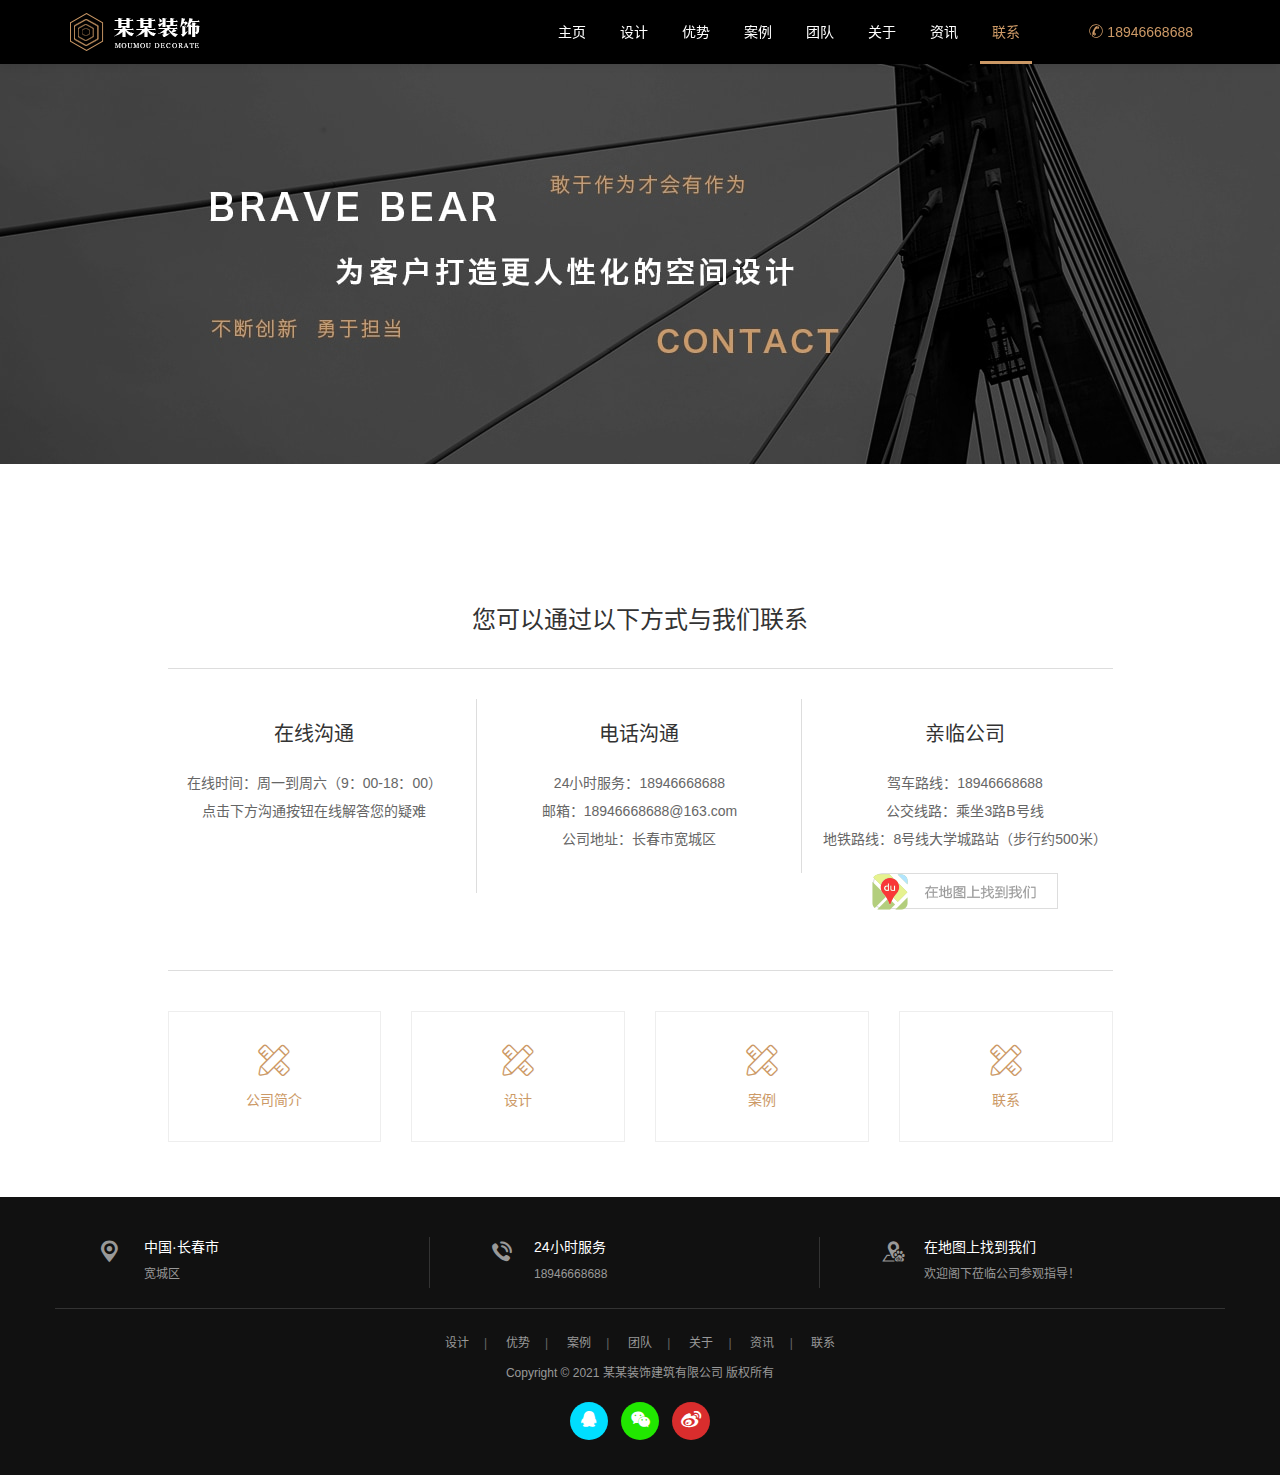
<file: 联系.html>
<!DOCTYPE html>
<html lang="zh-CN">
<head>
<meta charset="utf-8">
<meta http-equiv="X-UA-Compatible" content="IE=edge,chrome=1">
<meta name="viewport" content="width=device-width, initial-scale=1.0, user-scalable=no">
<meta http-equiv="Cache-Control" content="no-transform" />
<meta http-equiv="Cache-Control" content="no-siteapp" />
<title>某某装饰建筑网站——联系</title><link rel="icon" href="skin/images/logo-new1.png" sizes="32x32">
<meta name="keywords" content="" />
<meta name="description" content="" />
<link rel="stylesheet" href="skin/css/bootstrap.css">
<link rel="stylesheet" href="skin/css/animate.css">
<link rel="stylesheet" href="skin/css/style.css">
</head>
<body id="moar">
<header class="navbar navbar-default navbar-fixed-top" role="navigation">
  <div class="container">
    <div class="navbar-header">
      <button type="button" class="navbar-toggle" data-toggle="collapse" data-target=".navbar-collapse"> <span class="sr-only">Toggle navigation</span> <span class="icon-bar"></span> <span class="icon-bar"></span> <span class="icon-bar"></span> </button>
      <h1 class="logo"><a class="navbar-brand"  href="index.html">某某装饰建筑</a></h1>
    </div>
    <nav class="collapse navbar-right navbar-collapse" role="navigation">
      <ul class="list-inline navbar-nav">
						<li>
							<a href="index.html">主页</a>
						</li>

						<li>
							<a href="设计.html">设计</a>
						</li>

						<li>
							<a href="优势.html">优势</a>
						</li>

						<li>
							<a href="案例.html">案例</a>
						</li>

						<li>
							<a href="团队.html">团队</a>
						</li>

						<li>
							<a href="关于.html">关于</a>
						</li>

						<li>
							<a href="新闻.html">资讯</a>
						</li>

						<li class="hover">
							<a href="联系.html">联系</a>
						</li>
        
        <li class="tel visible-lg-inline-block"><a href="tel:18946668688"><span class="icon-page-lianxi"></span> 18946668688</a></li>
      </ul>
    </nav>
  </div>
</header>
 
<!--end-->
<section class="banner">
  <div class="banner-page" style="background-image:url(skin/images/1-1P321093045547.jpg)"><img src="skin/images/banner-height-page.gif" class="center-block" alt=""/></div>
</section>
<!--end-->
<section class="page sx-jianju">
  <div class="container">
    ﻿<ul class="list-inline menu-kj2 text-center wow animated fadeInUp">
	
      
    </ul>
    <div class="row">
      <div class="col-xs-12 col-sm-12 col-md-10 col-lg-10 col-lg-offset-1 col-md-offset-1">
        <article class="content text-center">
          <div class="page-lianxi">
            <h2 class="t-m-none">
	您可以通过以下方式与我们联系</h2>
<hr class="hr" />
<div class="row">
	<div class="col-xs-12 col-sm-12 col-md-4 col-lg-4">
		<h3>
			在线沟通</h3>
		<p>
			在线时间：周一到周六（9：00-18：00）<br />
			点击下方沟通按钮在线解答您的疑难</p>
		<p class="wygt">&nbsp;
			</p>
	</div>
	<div class="col-xs-12 col-sm-12 col-md-4 col-lg-4">
		<h3>
			电话沟通</h3>
		<p>
			24小时服务：18946668688<br />
			邮箱：18946668688@163.com<br />
			公司地址：长春市宽城区</p>
	</div>
	<div class="col-xs-12 col-sm-12 col-md-4 col-lg-4">
		<h3>
			亲临公司</h3>
		<p>
			驾车路线：18946668688<br />
			公交线路：乘坐3路B号线<br />
			地铁路线：8号线大学城路站（步行约500米）</p>
		<p>
			<a href="javascript:;" target="_blank"><img alt="在地图上找到我们" src="skin/images/map.png" /></a></p>
	</div>
</div>

          </div>
          <ul class="list-page">
          </ul>
          <div class="more-menu">
            <div class="row">
<div class="col-xs-6 col-sm-6 col-md-3 col-lg-3">
                <figure><a href="关于.html"><span class="icon-page-xitong"></span>
                  <h3>公司简介</h3>
                  </a> </figure>
              </div><div class="col-xs-6 col-sm-6 col-md-3 col-lg-3">
                <figure><a href="设计.html"><span class="icon-page-xitong"></span>
                  <h3>设计</h3>
                  </a> </figure>
              </div><div class="col-xs-6 col-sm-6 col-md-3 col-lg-3">
                <figure><a href="案例.html"><span class="icon-page-xitong"></span>
                  <h3>案例</h3>
                  </a> </figure>
              </div><div class="col-xs-6 col-sm-6 col-md-3 col-lg-3">
                <figure><a href="联系.html"><span class="icon-page-xitong"></span>
                  <h3>联系</h3>
                  </a> </figure>
              </div>
            </div>
          </div>
        </article>
      </div>
    </div>
  </div>
</section>
<!--end--> 
<footer class="foot text-center">
  <div class="addess">
    <div class="container">
      <div class="row">
        <div class="col-xs-12 col-sm-4 col-md-4 col-lg-4">
          <dl class="dl-horizontal list-unstyled">
            <dt><span class="icon-foot-addess"></span></dt>
            <dd>
              <h3>中国·长春市</h3>
              <p>宽城区</p>
            </dd>
          </dl>
        </div>
        <div class="col-xs-12 col-sm-4 col-md-4 col-lg-4">
          <dl class="dl-horizontal list-unstyled">
            <dt><span class="icon-foot-tel"></span></dt>
            <dd>
              <h3>24小时服务</h3>
              <p>18946668688</p>
            </dd>
          </dl>
        </div>
        <div class="col-xs-12 col-sm-4 col-md-4 col-lg-4">
          <dl class="dl-horizontal list-unstyled">
            <dt><span class="icon-foot-map"></span></dt>
            <dd>
              <h3><a href="javascript:;" target="_blank">在地图上找到我们</a></h3>
              <p>欢迎阁下莅临公司参观指导！</p>
            </dd>
          </dl>
        </div>
      </div>
    </div>
  </div>
  <div class="copy container">
    <ul class="list-inline menu-kj list-paddingleft-2">
		
      <li>
        <p> <a href="javascript:;">设计</a> </p>
      </li>
	   
      <li>
        <p> <a href="javascript:;">优势</a> </p>
      </li>
	   
      <li>
        <p> <a href="javascript:;">案例</a> </p>
      </li>
	   
      <li>
        <p> <a href="javascript:;">团队</a> </p>
      </li>
	   
      <li>
        <p> <a href="javascript:;">关于</a> </p>
      </li>
	   
      <li>
        <p> <a href="javascript:;">资讯</a> </p>
      </li>
	   
      <li>
        <p> <a href="javascript:;">联系</a> </p>
      </li>
	   
      
    </ul>
    <p>
      Copyright &copy; 2021 某某装饰建筑有限公司 版权所有 <span class="hidden-xs"><a href="javascript:;" target="_blank"></a></span></p>
    <ul class="list-inline kjcd">
      <li class="qq"><a href="https://www.qq.com/" target="_blank"><span class="icon-qq"></span></a></li>
      <li class="weixin"><a href="https://weixin.qq.com/" data-toggle="modal" data-target="#foot-weixin"><span class="icon-weixin"></span></a></li>
      <li class="weibo"><a href="https://weibo.com/" target="_blank"><span class="icon-weibo"></span></a></li>
    </ul>
 
    </div>
  </div>
</footer>
<!--end-->
<ul class="list-unstyled kefu visible-xs-block">
  <li><a class="gt" href="https://weixin.qq.com" title="在线沟通" target="_blank"><span class="icon-goutong"></span></a></li>
  <li class="hidden-xs"><a class="lx" href="https://weixin.qq.com/" title="联系"><span class="icon-page-lianxi"></span></a></li>
  <li class="visible-xs-inline-block"><a class="lx" href="tel:18946668688" title="拔打电话"><span class="icon-page-lianxi"></span></a></li>
  <li><a id="top" class="top" href="javascript:scrollTo(0,0);" title="回顶部"><span class="icon-top"></span></a></li>
</ul>
<!--end-->  
<script src="skin/js/jquery库.js"></script> 
<script src="skin/js/颤动.js"></script> 
<script src="skin/js/基础.js"></script> 
 
<script src="skin/js/bootstrap.前端框架.js"></script> 
<script>
wow = new WOW(
{animateClass: 'animated',
offset:100});
wow.init();
document.getElementById('moar').onclick = function() {
var section = document.createElement('section');
section.className = 'section--purple wow fadeInDown';
this.parentNode.insertBefore(section, this);};
</script> 

<script src="skin/js/fastclick.延迟点击处理方案.js"></script> 
<script src="skin/js/owl.carousel.幻灯片.js"></script> 
<script src="skin/js/owl.carousel.引用.js"></script>
</body>
</html>
</file>
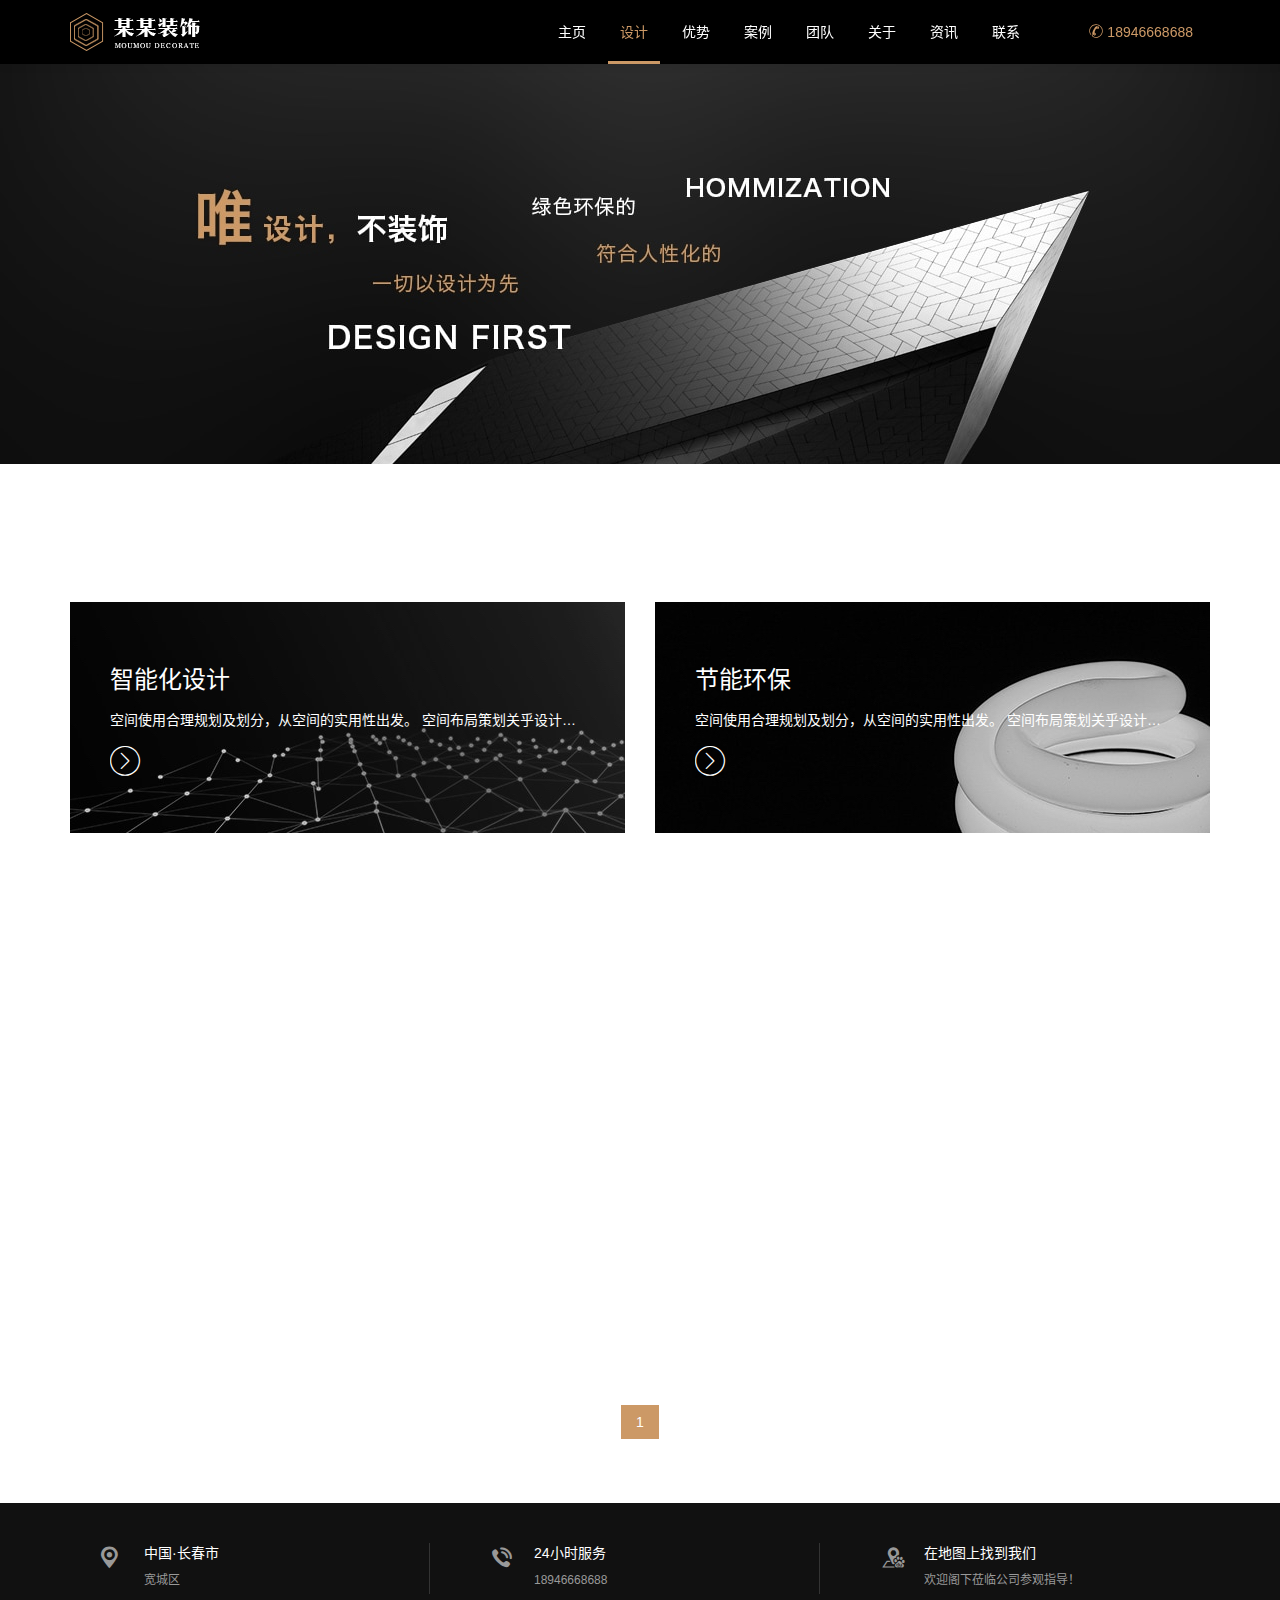
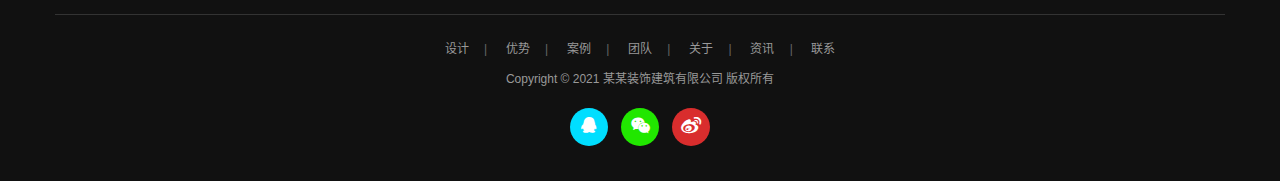
<file: 设计.html>
<!DOCTYPE html>
<html lang="zh-CN">
<head>
<meta charset="utf-8">
<meta http-equiv="X-UA-Compatible" content="IE=edge,chrome=1">
<meta name="viewport" content="width=device-width, initial-scale=1.0, user-scalable=no">
<meta http-equiv="Cache-Control" content="no-transform" />
<meta http-equiv="Cache-Control" content="no-siteapp" />
<title>某某装饰建筑网站——设计</title><link rel="icon" href="skin/images/logo-new1.png" sizes="32x32">
<meta name="keywords" content="" />
<meta name="description" content="" />
<link rel="stylesheet" href="skin/css/bootstrap.css">
<link rel="stylesheet" href="skin/css/animate.css">
<link rel="stylesheet" href="skin/css/style.css">
</head>
<body id="moar">
<header class="navbar navbar-default navbar-fixed-top" role="navigation">
  <div class="container">
    <div class="navbar-header">
      <button type="button" class="navbar-toggle" data-toggle="collapse" data-target=".navbar-collapse"> <span class="sr-only">Toggle navigation</span> <span class="icon-bar"></span> <span class="icon-bar"></span> <span class="icon-bar"></span> </button>
      <h1 class="logo"><a class="navbar-brand"  href="index.html">某某装饰建筑</a></h1>
    </div>
    <nav class="collapse navbar-right navbar-collapse" role="navigation">
      <ul class="list-inline navbar-nav">
						<li>
							<a href="index.html">主页</a>
						</li>

						<li class="hover">
							<a href="设计.html">设计</a>
						</li>

						<li>
							<a href="优势.html">优势</a>
						</li>

						<li>
							<a href="案例.html">案例</a>
						</li>

						<li>
							<a href="团队.html">团队</a>
						</li>

						<li>
							<a href="关于.html">关于</a>
						</li>

						<li>
							<a href="新闻.html">资讯</a>
						</li>

						<li>
							<a href="联系.html">联系</a>
						</li>
        
        
        <li class="tel visible-lg-inline-block"><a href="tel:18946668688"><span class="icon-page-lianxi"></span> 18946668688</a></li>
      </ul>
    </nav>
  </div>
</header>
 
<!--end-->
<section class="banner">
  <div class="banner-page" style="background-image:url(skin/images/1-1P3210U120T1.jpg)"><img src="skin/images/banner-height-page.gif" class="center-block" alt=""/></div>
</section>
<!--end-->
<section class="design-page sx-jianju">
  <div class="container">
  	﻿<ul class="list-inline menu-kj2 text-center wow animated fadeInUp">
	
      
    </ul>
    <ul class="list-inline menu-kj2 text-center wow animated fadeInUp">
      
    </ul>
    <div class="row design"> 
	<div class="col-xs-12 col-sm-6 col-md-6 col-lg-6 wow animated fadeInUp">
        <figure style="background-image:url(skin/images/1-1P3211040360-L.jpg)"> <a href="设计——智能化设计.html" title="智能化设计">
          <h3>智能化设计</h3>
          <p class="hg-2">空间使用合理规划及划分，从空间的实用性出发。 空间布局策划关乎设计学、人体工程学、统计学及美好共同的结合体，...</p>
          <p><span class="icon-next"></span></p>
          </a> </figure>
      </div><div class="col-xs-12 col-sm-6 col-md-6 col-lg-6 wow animated fadeInUp">
        <figure style="background-image:url(skin/images/1-1P3211040060-L.jpg)"> <a href="javascript:;" title="节能环保">
          <h3>节能环保</h3>
          <p class="hg-2">空间使用合理规划及划分，从空间的实用性出发。 空间布局策划关乎设计学、人体工程学、统计学及美好共同的结合体，...</p>
          <p><span class="icon-next"></span></p>
          </a> </figure>
      </div><div class="col-xs-12 col-sm-6 col-md-6 col-lg-6 wow animated fadeInUp">
        <figure style="background-image:url(skin/images/1-1P3211039410-L.jpg)"> <a href="javascript:;" title="风水自然">
          <h3>风水自然</h3>
          <p class="hg-2">空间使用合理规划及划分，从空间的实用性出发。 空间布局策划关乎设计学、人体工程学、统计学及美好共同的结合体，...</p>
          <p><span class="icon-next"></span></p>
          </a> </figure>
      </div><div class="col-xs-12 col-sm-6 col-md-6 col-lg-6 wow animated fadeInUp">
        <figure style="background-image:url(skin/images/1-1P3211039100-L.jpg)"> <a href="javascript:;" title="软装配饰">
          <h3>软装配饰</h3>
          <p class="hg-2">空间使用合理规划及划分，从空间的实用性出发。 空间布局策划关乎设计学、人体工程学、统计学及美好共同的结合体，...</p>
          <p><span class="icon-next"></span></p>
          </a> </figure>
      </div><div class="col-xs-12 col-sm-6 col-md-6 col-lg-6 wow animated fadeInUp">
        <figure style="background-image:url(skin/images/1-1P3210T4100-L.jpg)"> <a href="javascript:;" title="创意设计">
          <h3>创意设计</h3>
          <p class="hg-2">空间使用合理规划及划分，从空间的实用性出发。 空间布局策划关乎设计学、人体工程学、统计学及美好共同的结合体，...</p>
          <p><span class="icon-next"></span></p>
          </a> </figure>
      </div><div class="col-xs-12 col-sm-6 col-md-6 col-lg-6 wow animated fadeInUp">
        <figure style="background-image:url(skin/images/1-1P3210S2300-L.jpg)"> <a href="javascript:;" title="布局策划">
          <h3>布局策划</h3>
          <p class="hg-2">空间规划能够满足企业的使用 比如企业具备：前台接待区、办公区、休闲区、会议区、办公室区、走道等等，这些基础的...</p>
          <p><span class="icon-next"></span></p>
          </a> </figure>
      </div>
	  
	   </div>
    <div class="list-page">
      <ul class="pagination">
        <li class="active"><a href="javascript:;">1</a></li>


      </ul>
    </div>
  </div>
  </div>
</section>
<!--end--> 
<footer class="foot text-center">
  <div class="addess">
    <div class="container">
      <div class="row">
        <div class="col-xs-12 col-sm-4 col-md-4 col-lg-4">
          <dl class="dl-horizontal list-unstyled">
            <dt><span class="icon-foot-addess"></span></dt>
            <dd>
              <h3>中国·长春市</h3>
              <p>宽城区</p>
            </dd>
          </dl>
        </div>
        <div class="col-xs-12 col-sm-4 col-md-4 col-lg-4">
          <dl class="dl-horizontal list-unstyled">
            <dt><span class="icon-foot-tel"></span></dt>
            <dd>
              <h3>24小时服务</h3>
              <p>18946668688</p>
            </dd>
          </dl>
        </div>
        <div class="col-xs-12 col-sm-4 col-md-4 col-lg-4">
          <dl class="dl-horizontal list-unstyled">
            <dt><span class="icon-foot-map"></span></dt>
            <dd>
              <h3><a href="javascript:;" target="_blank">在地图上找到我们</a></h3>
              <p>欢迎阁下莅临公司参观指导！</p>
            </dd>
          </dl>
        </div>
      </div>
    </div>
  </div>
  <div class="copy container">
    <ul class="list-inline menu-kj list-paddingleft-2">
		
      <li>
							<a href="设计.html">设计</a>
						</li>

						<li>
							<a href="优势.html">优势</a>
						</li>

						<li>
							<a href="案例.html">案例</a>
						</li>

						<li>
							<a href="团队.html">团队</a>
						</li>

						<li>
							<a href="关于.html">关于</a>
						</li>

						<li>
							<a href="新闻.html">资讯</a>
						</li>

						<li>
							<a href="联系.html">联系</a>
						</li>
	   
      
    </ul>
    <p>
      Copyright &copy; 2021 某某装饰建筑有限公司 版权所有 <span class="hidden-xs"><a href="javascript:;" target="_blank"></a></span></p>
    <ul class="list-inline kjcd">
      <li class="qq"><a href="https://www.qq.com/" target="_blank"><span class="icon-qq"></span></a></li>
      <li class="weixin"><a href="https://weixin.qq.com/" data-toggle="modal" data-target="#foot-weixin"><span class="icon-weixin"></span></a></li>
      <li class="weibo"><a href="https://weibo.com/" target="_blank"><span class="icon-weibo"></span></a></li>
    </ul>

  </div>
</footer>
<!--end-->
<ul class="list-unstyled kefu visible-xs-block">
  <li><a class="gt" href="https://weixin.qq.com" title="在线沟通" target="_blank"><span class="icon-goutong"></span></a></li>
  <li class="hidden-xs"><a class="lx" href="https://weixin.qq.com/" title="联系"><span class="icon-page-lianxi"></span></a></li>
  <li class="visible-xs-inline-block"><a class="lx" href="tel:18946668688" title="拔打电话"><span class="icon-page-lianxi"></span></a></li>
  <li><a id="top" class="top" href="javascript:scrollTo(0,0);" title="回顶部"><span class="icon-top"></span></a></li>
</ul>
<!--end-->  
<script src="skin/js/jquery库.js"></script> 
<script src="skin/js/颤动.js"></script> 
<script src="skin/js/基础.js"></script> 
 
<script src="skin/js/bootstrap.前端框架.js"></script> 
<script>
wow = new WOW(
{animateClass: 'animated',
offset:100});
wow.init();
document.getElementById('moar').onclick = function() {
var section = document.createElement('section');
section.className = 'section--purple wow fadeInDown';
this.parentNode.insertBefore(section, this);};
</script> 

<script src="skin/js/fastclick.延迟点击处理方案.js"></script>
</body>
</html>
</file>
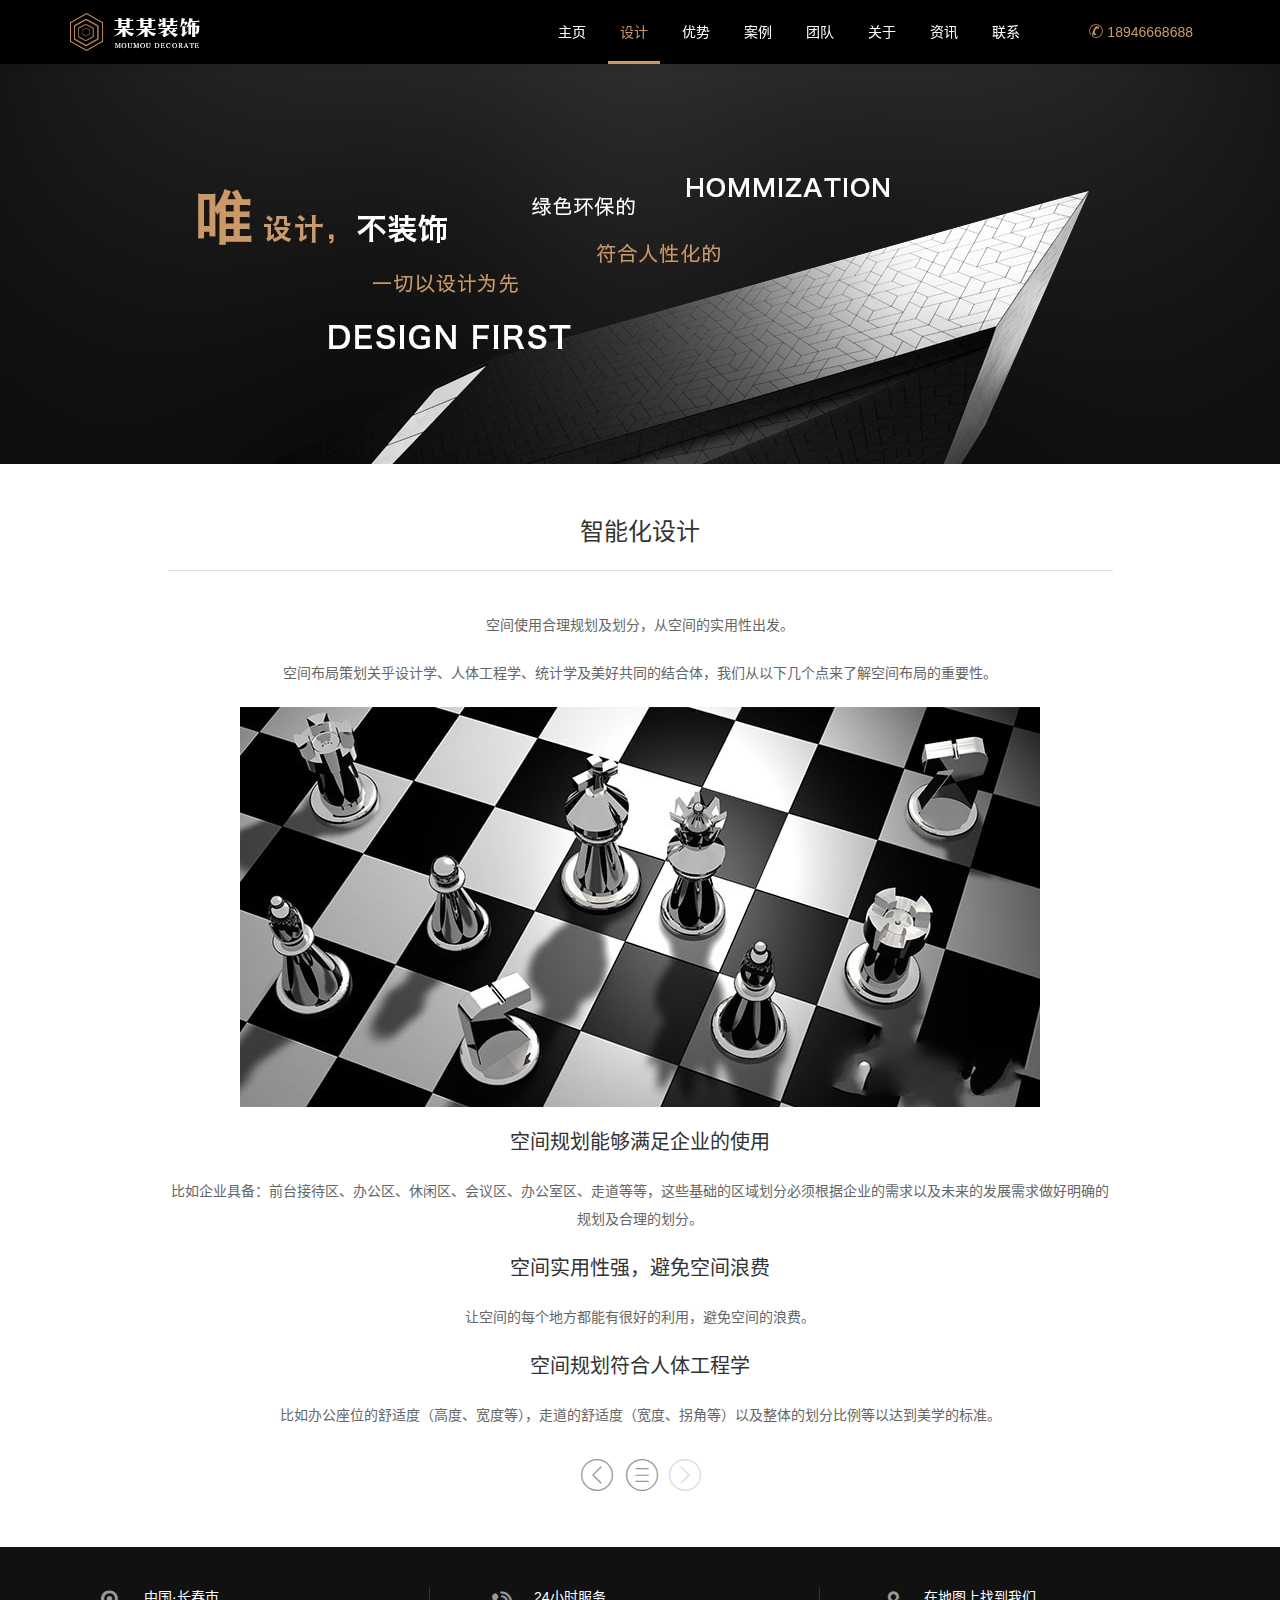
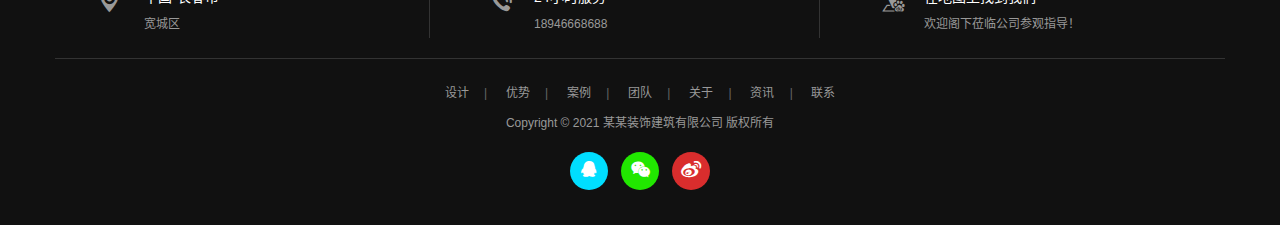
<file: 设计——智能化设计.html>
<!DOCTYPE html>
<html lang="zh-CN">

	<head>
		<meta charset="utf-8">
		<meta http-equiv="X-UA-Compatible" content="IE=edge,chrome=1">
		<meta name="viewport" content="width=device-width, initial-scale=1.0, user-scalable=no">
		<meta http-equiv="Cache-Control" content="no-transform" />
		<meta http-equiv="Cache-Control" content="no-siteapp" />
		<title>某某装饰建筑网站——设计</title><link rel="icon" href="skin/images/logo-new1.png" sizes="32x32">
		<meta name="keywords" content="" />
		<meta name="description" content="" />
		<link rel="stylesheet" href="skin/css/bootstrap.css">
		<link rel="stylesheet" href="skin/css/animate.css">
		<link rel="stylesheet" href="skin/css/style.css">
	</head>

	<body id="moar">
		<header class="navbar navbar-default navbar-fixed-top" role="navigation">
			<div class="container">
				<div class="navbar-header">
					<button type="button" class="navbar-toggle" data-toggle="collapse" data-target=".navbar-collapse"> <span class="sr-only">Toggle navigation</span> <span class="icon-bar"></span> <span class="icon-bar"></span> <span class="icon-bar"></span> </button>
					<h1 class="logo"><a class="navbar-brand"  href="index.html">某某装饰建筑</a></h1>
				</div>
				<nav class="collapse navbar-right navbar-collapse" role="navigation">
					<ul class="list-inline navbar-nav">
						<li>
							<a href="index.html">主页</a>
						</li>

						<li class="hover">
							<a href="设计.html">设计</a>
						</li>

						<li>
							<a href="优势.html">优势</a>
						</li>

						<li>
							<a href="案例.html">案例</a>
						</li>

						<li>
							<a href="团队.html">团队</a>
						</li>

						<li>
							<a href="关于.html">关于</a>
						</li>

						<li>
							<a href="新闻.html">资讯</a>
						</li>

						<li>
							<a href="联系.html">联系</a>
						</li>

						<li class="tel visible-lg-inline-block">
							<a href="tel:18946668688"><span class="icon-page-lianxi"></span> 18946668688</a>
						</li>
					</ul>
				</nav>
			</div>
		</header>

		<!--end-->
		<section class="banner">
			<div class="banner-page" style="background-image:url(skin/images/1-1P3210U120T1.jpg)"><img src="skin/images/banner-height-page.gif" class="center-block" alt="" /></div>
		</section>
		<!--end-->
		<section class="sx-jianju">
			<div class="container">
				<div class="row">
					<div class="col-xs-12 col-sm-12 col-md-10 col-lg-10 col-lg-offset-1 col-md-offset-1">
						<article class="content text-center">
							<header class="text-center">
								<h2 class="title">智能化设计</h2>
								<p class="info"></p>
							</header>
							<p>
								空间使用合理规划及划分，从空间的实用性出发。</p>
							<p>
								空间布局策划关乎设计学、人体工程学、统计学及美好共同的结合体，我们从以下几个点来了解空间布局的重要性。</p>
							<p>
								<img alt="布局策划.jpg" src="skin/images/1-1P3210S14R53.jpg" title="布局策划.jpg" /></p>
							<h3>
	空间规划能够满足企业的使用</h3>
							<p>
								比如企业具备：前台接待区、办公区、休闲区、会议区、办公室区、走道等等，这些基础的区域划分必须根据企业的需求以及未来的发展需求做好明确的规划及合理的划分。</p>
							<h3>
	空间实用性强，避免空间浪费</h3>
							<p>
								让空间的每个地方都能有很好的利用，避免空间的浪费。</p>
							<h3>
	空间规划符合人体工程学</h3>
							<p>
								比如办公座位的舒适度（高度、宽度等），走道的舒适度（宽度、拐角等）以及整体的划分比例等以达到美学的标准。</p>

							<ul class="list-page">
							</ul>
							<div class="mulu">
								<p class="b-m-none">
									<a class="pre" href='javascript:;'><span class="icon-pre"></span></a>
									<a class="ml" href="javascript:;" title="返回目录"><span class="icon-ml"></span></a> <span class="icon-next"></span> </p>
							</div>
						</article>
					</div>
				</div>
			</div>
		</section>
		<!--end-->
		<footer class="foot text-center">
			<div class="addess">
				<div class="container">
					<div class="row">
						<div class="col-xs-12 col-sm-4 col-md-4 col-lg-4">
							<dl class="dl-horizontal list-unstyled">
								<dt><span class="icon-foot-addess"></span></dt>
								<dd>
									<h3>中国·长春市</h3>
									<p>宽城区</p>
								</dd>
							</dl>
						</div>
						<div class="col-xs-12 col-sm-4 col-md-4 col-lg-4">
							<dl class="dl-horizontal list-unstyled">
								<dt><span class="icon-foot-tel"></span></dt>
								<dd>
									<h3>24小时服务</h3>
									<p>18946668688</p>
								</dd>
							</dl>
						</div>
						<div class="col-xs-12 col-sm-4 col-md-4 col-lg-4">
							<dl class="dl-horizontal list-unstyled">
								<dt><span class="icon-foot-map"></span></dt>
								<dd>
									<h3><a href="javascript:;" target="_blank">在地图上找到我们</a></h3>
									<p>欢迎阁下莅临公司参观指导！</p>
								</dd>
							</dl>
						</div>
					</div>
				</div>
			</div>
			<div class="copy container">
				<ul class="list-inline menu-kj list-paddingleft-2">

					<li>
							<a href="设计.html">设计</a>
						</li>

						<li>
							<a href="优势.html">优势</a>
						</li>

						<li>
							<a href="案例.html">案例</a>
						</li>

						<li>
							<a href="团队.html">团队</a>
						</li>

						<li>
							<a href="关于.html">关于</a>
						</li>

						<li>
							<a href="新闻.html">资讯</a>
						</li>

						<li>
							<a href="联系.html">联系</a>
						</li>

				</ul>
				<p>
					Copyright &copy; 2021 某某装饰建筑有限公司 版权所有 <span class="hidden-xs"><a href="javascript:;" target="_blank"></a></span></p>
				<ul class="list-inline kjcd">
					<li class="qq">
						<a href="https://www.qq.com/" target="_blank"><span class="icon-qq"></span></a>
					</li>
					<li class="weixin">
						<a href="https://weixin.qq.com/" data-toggle="modal" data-target="#foot-weixin"><span class="icon-weixin"></span></a>
					</li>
					<li class="weibo">
						<a href="https://weibo.com/" target="_blank"><span class="icon-weibo"></span></a>
					</li>
				</ul>
				 
			</div>
		</footer>
		<!--end-->
		<ul class="list-unstyled kefu visible-xs-block">
			<li>
				<a class="gt" href="https://weixin.qq.com" title="在线沟通" target="_blank"><span class="icon-goutong"></span></a>
			</li>
			<li class="hidden-xs">
				<a class="lx" href="https://weixin.qq.com/" title="联系"><span class="icon-page-lianxi"></span></a>
			</li>
			<li class="visible-xs-inline-block">
				<a class="lx" href="tel:18946668688" title="拔打电话"><span class="icon-page-lianxi"></span></a>
			</li>
			<li>
				<a id="top" class="top" href="javascript:scrollTo(0,0);" title="回顶部"><span class="icon-top"></span></a>
			</li>
		</ul>
		<!--end-->
		<script src="skin/js/jquery库.js"></script>
		<script src="skin/js/颤动.js"></script>
		<script src="skin/js/基础.js"></script>
		
		<script src="skin/js/bootstrap.前端框架.js"></script>
		<script>
			wow = new WOW({
				animateClass: 'animated',
				offset: 100
			});
			wow.init();
			document.getElementById('moar').onclick = function() {
				var section = document.createElement('section');
				section.className = 'section--purple wow fadeInDown';
				this.parentNode.insertBefore(section, this);
			};
		</script>

		<script src="skin/js/fastclick.延迟点击处理方案.js"></script>
	</body>

</html>
</file>
<file: skin/css/style.css>
@charset "utf-8";
/* CSS Document */
/*定义全局*/
body {
	margin: 0;
	padding: 0;
	font: 14px/200% "Hiragino Sans GB", \5FAE\8F6F\96C5\9ED1, Arial, Helvetica;
	color: #666;
	background-color: #fff
}
/*定义链接*/
a, a:link {
	color: #333;
	text-decoration: none
}
a:visited {
	color: #333
}
a:hover, a:focus {
	color: #c96;
	text-decoration: underline;
	outline: none;
	-moz-outline: none
}
a:active {
	color: #f30
}
/*定义表单*/
input, textarea {
	outline: none;
	-moz-outline: none
}
/*定义标题*/
h1, h2, h3, h4, h5, h6 {
	color: #333;
	font-weight: 500;
	line-height: 150%
}
/*定义图片*/
img {
	padding: 0;
	margin: 0;
	border: 0
}
img {
	height: auto;
	max-width: 100%;
	margin-left: auto;
	margin-right: auto
}
/*定义延迟*/
.news .dl-horizontal, .about .shuju figure, .case figure a figcaption, .comment-respond #submit, .banner p, .process figcaption, .kefu, .packages .tc-box, .navbar-brand, .navbar-default, .transition, .huodong, *:link, *:visited, *:hover, *:active, *:focus {
	-webkit-transition: all .2s linear;
	-moz-transition: all .2s linear;
	-o-transition: all .2s linear;
	transition: all .2s linear
}
/*定义背景通屏*/
.parallax {
	background-attachment: fixed!important;
	-webkit-transition: none;
	-moz-transition: none;
	-o-transition: none;
	transition: none
}
/*yanchi*/
.yanchi-1 {
	animation-delay: 0.1s
}
.yanchi-2 {
	animation-delay: 0.2s
}
.yanchi-3 {
	animation-delay: 0.3s
}
.yanchi-4 {
	animation-delay: 0.4s
}
.case .row div:nth-child(1) {
	animation-delay: 0.1s
}
.case .row div:nth-child(2) {
	animation-delay: 0.2s
}
.case .row div:nth-child(3) {
	animation-delay: 0.3s
}
.case .row div:nth-child(4) {
	animation-delay: 0.1s
}
.case .row div:nth-child(5) {
	animation-delay: 0.2s
}
.case .row div:nth-child(6) {
	animation-delay: 0.3s
}
.case .row div:nth-child(7) {
	animation-delay: 0.1s
}
.case .row div:nth-child(8) {
	animation-delay: 0.2s
}
.case .row div:nth-child(9) {
	animation-delay: 0.3s
}
.case .row div:nth-child(10) {
	animation-delay: 0.1s
}
.case .row div:nth-child(11) {
	animation-delay: 0.2s
}
.case .row div:nth-child(12) {
	animation-delay: 0.3s
}
.kehu .row figure:nth-child(1) {
	animation-delay: 0.1s
}
.kehu .row figure:nth-child(2) {
	animation-delay: 0.2s
}
.kehu .row figure:nth-child(3) {
	animation-delay: 0.3s
}
.kehu .row figure:nth-child(4) {
	animation-delay: 0.4s
}
.kehu .row figure:nth-child(5) {
	animation-delay: 0.5s
}
.kehu .row figure:nth-child(6) {
	animation-delay: 0.6s
}
.kehu .row figure:nth-child(7) {
	animation-delay: 0.1s
}
.kehu .row figure:nth-child(8) {
	animation-delay: 0.2s
}
.kehu .row figure:nth-child(9) {
	animation-delay: 0.3s
}
.kehu .row figure:nth-child(10) {
	animation-delay: 0.4s
}
.kehu .row figure:nth-child(11) {
	animation-delay: 0.5s
}
.kehu .row figure:nth-child(12) {
	animation-delay: 0.6s
}
.youshi .row div:nth-child(1) {
	animation-delay: 0.1s
}
.youshi .row div:nth-child(2) {
	animation-delay: 0.2s
}
.youshi .row div:nth-child(3) {
	animation-delay: 0.3s
}
.youshi .row div:nth-child(4) {
	animation-delay: 0.1s
}
.youshi .row div:nth-child(5) {
	animation-delay: 0.2s
}
.youshi .row div:nth-child(6) {
	animation-delay: 0.3s
}
.shuju div:nth-child(1) {
	animation-delay: 0.1s
}
.shuju div:nth-child(2) {
	animation-delay: 0.2s
}
.shuju div:nth-child(3) {
	animation-delay: 0.3s
}
.shuju div:nth-child(4) {
	animation-delay: 0.4s
}
.tixi .row div:nth-child(1) {
	animation-delay: 0.1s
}
.tixi .row div:nth-child(2) {
	animation-delay: 0.2s
}
.tixi .row div:nth-child(3) {
	animation-delay: 0.3s
}
.tixi .row div:nth-child(4) {
	animation-delay: 0.4s
}
.tixi .row div:nth-child(5) {
	animation-delay: 0.5s
}
.tixi .row div:nth-child(6) {
	animation-delay: 0.6s
}
.tixi .row div:nth-child(7) {
	animation-delay: 0.1s
}
.tixi .row div:nth-child(8) {
	animation-delay: 0.2s
}
.tixi .row div:nth-child(9) {
	animation-delay: 0.3s
}
.tixi .row div:nth-child(10) {
	animation-delay: 0.4s
}
.tixi .row div:nth-child(11) {
	animation-delay: 0.5s
}
.tixi .row div:nth-child(12) {
	animation-delay: 0.6s
}
.news .row div:nth-child(1) {
	animation-delay: 0.1s
}
.news .row div:nth-child(2) {
	animation-delay: 0.2s
}
.news .row div:nth-child(3) {
	animation-delay: 0.3s
}
.news .row div:nth-child(4) {
	animation-delay: 0.1s
}
.news .row div:nth-child(5) {
	animation-delay: 0.2s
}
.news .row div:nth-child(6) {
	animation-delay: 0.3s
}
.news .row div:nth-child(7) {
	animation-delay: 0.1s
}
.news .row div:nth-child(8) {
	animation-delay: 0.2s
}
.news .row div:nth-child(9) {
	animation-delay: 0.3s
}
.news .row div:nth-child(10) {
	animation-delay: 0.1s
}
.news .row div:nth-child(11) {
	animation-delay: 0.2s
}
.news .row div:nth-child(12) {
	animation-delay: 0.3s
}
.design div:nth-child(1) {
	animation-delay: 0.1s
}
.design div:nth-child(2) {
	animation-delay: 0.2s
}
.design div:nth-child(3) {
	animation-delay: 0.1s
}
.design div:nth-child(4) {
	animation-delay: 0.2s
}
.design div:nth-child(5) {
	animation-delay: 0.1s
}
.design div:nth-child(6) {
	animation-delay: 0.2s
}
.design div:nth-child(7) {
	animation-delay: 0.1s
}
.design div:nth-child(8) {
	animation-delay: 0.2s
}
/*gray*/
.grayscale {
	filter: url("data:image/svg+xml;utf8,<svg xmlns='http://www.w3.org/2000/svg'><filter id='grayscale'><feColorMatrix type='matrix' values='0.3333 0.3333 0.3333 0 0 0.3333 0.3333 0.3333 0 0 0.3333 0.3333 0.3333 0 0 0 0 0 1 0'/></filter></svg>#grayscale"); /* IE 6-9 */
	filter: gray;
	-webkit-filter: grayscale(100%);
}
.grayscale.grayscale-fade {
	-webkit-transition: -webkit-filter .5s;
}
.grayscale.grayscale-fade:hover {
	-webkit-filter: grayscale(0%);
	filter: none;
}
.grayscale-replaced.grayscale-fade svg {
	opacity: 1;
	-webkit-transition: opacity .5s ease;
	transition: opacity .5s ease;
}
.grayscale-replaced.grayscale-fade:hover svg {
	opacity: 0;
}
/*文本选择*/
::-moz-selection {
background:#c96;
color:#fff
}
::selection {
	background: #c96;
	color: #fff
}
/*背景固定*/
.pingpu-bg {
	background: no-repeat center top fixed;
	background-size: cover;
	-webkit-background-size: cover;
	-moz-background-size: cover;
	-o-background-size: cover;
	position: relative
}
.pingpu-bg {
	min-width: 1140px
}
.fixed {
	background-attachment: fixed
}
/*placeholder*/
::-webkit-input-placeholder, :-moz-placeholder, ::-moz-placeholder, :-ms-input-placeholder {
color:#ccc;
font-size:12px
}
/*内外补*/
.t-m-10 {
	margin-top: 10px
}
.t-m-20 {
	margin-top: 20px
}
.t-m-30 {
	margin-top: 30px
}
.t-m-40 {
	margin-top: 40px
}
.t-m-50 {
	margin-top: 50px
}
.t-m-60 {
	margin-top: 60px
}
.t-m-70 {
	margin-top: 70px
}
.b-m-10 {
	margin-bottom: 10px
}
.b-m-20 {
	margin-bottom: 20px
}
.b-m-30 {
	margin-bottom: 30px
}
.b-m-40 {
	margin-bottom: 40px
}
.b-m-50 {
	margin-bottom: 50px
}
.b-m-60 {
	margin-bottom: 60px
}
.b-m-70 {
	margin-bottom: 70px
}
.l-m-10 {
	margin-left: 10px
}
.l-m-20 {
	margin-left: 20px
}
.l-m-30 {
	margin-left: 30px
}
.l-m-40 {
	margin-left: 40px
}
.l-m-50 {
	margin-left: 50px
}
.l-m-60 {
	margin-left: 60px
}
.l-m-70 {
	margin-left: 70px
}
.r-m-10 {
	margin-right: 10px
}
.r-m-20 {
	margin-right: 20px
}
.r-m-30 {
	margin-right: 30px
}
.r-m-40 {
	margin-right: 40px
}
.r-m-50 {
	margin-right: 50px
}
.r-m-60 {
	margin-right: 60px
}
.r-m-70 {
	margin-right: 70px
}
.t-p-10 {
	padding-top: 10px
}
.t-p-20 {
	padding-top: 20px
}
.t-p-30 {
	padding-top: 30px
}
.t-p-40 {
	padding-top: 40px
}
.t-p-50 {
	padding-top: 50px
}
.t-p-60 {
	padding-top: 60px
}
.t-p-70 {
	padding-top: 70px
}
.b-p-10 {
	padding-bottom: 10px
}
.b-p-20 {
	padding-bottom: 20px
}
.b-p-30 {
	padding-bottom: 30px
}
.b-p-40 {
	padding-bottom: 40px
}
.b-p-50 {
	padding-bottom: 50px
}
.b-p-60 {
	padding-bottom: 60px
}
.b-p-70 {
	padding-bottom: 70px
}
.l-p-10 {
	padding-left: 10px
}
.l-p-20 {
	padding-left: 20px
}
.l-p-30 {
	padding-left: 30px
}
.l-p-40 {
	padding-left: 40px
}
.l-p-50 {
	padding-left: 50px
}
.l-p-60 {
	padding-left: 60px
}
.l-p-70 {
	padding-left: 70px
}
.r-p-10 {
	padding-right: 10px
}
.r-p-20 {
	padding-right: 20px
}
.r-p-30 {
	padding-right: 30px
}
.r-p-40 {
	padding-right: 40px
}
.r-p-50 {
	padding-right: 50px
}
.r-p-60 {
	padding-right: 60px
}
.r-p-70 {
	padding-right: 70px
}
.p-none {
	padding: 0
}
.m-none {
	margin: 0
}
.t-p-none {
	padding-top: 0
}
.b-p-none {
	padding-bottom: 0
}
.l-p-none {
	padding-left: 0
}
.r-p-none {
	padding-right: 0
}
.t-m-none {
	margin-top: 0
}
.b-m-none {
	margin-bottom: 0
}
.l-m-none {
	margin-left: 0
}
.r-m-none {
	margin-right: 0
}
/*清除内外补*/
.p-none {
	padding: 0!important
}
.m-none {
	margin: 0!important
}
.t-p-none {
	padding-top: 0!important
}
.b-p-none {
	padding-bottom: 0!important
}
.l-p-none {
	padding-left: 0!important
}
.r-p-none {
	padding-right: 0!important
}
.t-m-none {
	margin-top: 0!important
}
.b-m-none {
	margin-bottom: 0!important
}
.l-m-none {
	margin-left: 0!important
}
.r-m-none {
	margin-right: 0!important
}
/*ul-horizontal*/
@media (min-width:768px) {
.ul-horizontal li.left {
	float: left;
	width: 160px;
	overflow: hidden;
	clear: left;
	text-align: right;
	text-overflow: ellipsis;
	white-space: nowrap
}
.ul-horizontal li.right {
	margin-left: 190px
}
}
.ul-horizontal li.left, .ul-horizontal li.right {
	line-height: 250%
}
.ul-horizontal li.right:after, .ul-horizontal li.right:before {
	display: table;
	content: " "
}
.ul-horizontal li.right:after {
	clear: both
}
/*fonts*/
@font-face {
	font-family: 'icomoon';
	src: url('../fonts/icomoon.eot');
	src: url('../fonts/icomoon.eot') format('embedded-opentype'), url('../fonts/icomoon.ttf') format('truetype'), url('../fonts/icomoon.woff') format('woff'), url('../fonts/icomoon.svg') format('svg');
	font-weight: normal;
	font-style: normal
}
[class^="icon-"], [class*=" icon-"] {
font-family: 'icomoon' !important;
speak: none;
font-style: normal;
font-weight: normal;
font-variant: normal;
text-transform: none;
line-height: 1;
-webkit-font-smoothing: antialiased;
-moz-osx-font-smoothing: grayscale
}
.icon-more:before {
	content: "\e900"
}
.icon-office:before {
	content: "\e901"
}
.icon-ruanzhuang:before {
	content: "\e902"
}
.icon-ruodian:before {
	content: "\e903"
}
.icon-xiaofang:before {
	content: "\e904"
}
.icon-page-guanyu:before {
	content: "\e905"
}
.icon-page-lianxi:before {
	content: "\e906"
}
.icon-page-xitong:before {
	content: "\e907"
}
.icon-page-youshi:before {
	content: "\e908"
}
.icon-ml:before {
	content: "\e909"
}
.icon-next:before {
	content: "\e90a"
}
.icon-pre:before {
	content: "\e90b"
}
.icon-cailliao:before {
	content: "\e90c"
}
.icon-chengben:before {
	content: "\e90d"
}
.icon-fengshui:before {
	content: "\e90e"
}
.icon-foot-addess:before {
	content: "\e90f"
}
.icon-foot-map:before {
	content: "\e910"
}
.icon-foot-tel:before {
	content: "\e911"
}
.icon-goutong:before {
	content: "\e912"
}
.icon-qq:before {
	content: "\e913"
}
.icon-sheji:before {
	content: "\e914"
}
.icon-shouji:before {
	content: "\e915"
}
.icon-top:before {
	content: "\e916"
}
.icon-tuandui:before {
	content: "\e917"
}
.icon-weibo:before {
	content: "\e918"
}
.icon-weixin:before {
	content: "\e919"
}
.icon-yzspt:before {
	content: "\e91a"
}
.icon-zhaoming:before {
	content: "\e91b"
}
.icon-zhiliang:before {
	content: "\e91c"
}
.icon-sq:before {
	content: "\e91d"
}
/*全局标签*/
.red {
	color: #f66!important
}
.blue {
	color: #c96!important
}
.green {
	color: #089500!important
}
.font-12 {
	font-size: 12px!important
}
hr {
	margin: 30px 0;
	border: 0;
	border-top: 1px solid #ddd
}
hr.small {
	margin: 15px 0
}
hr.big {
	margin: 40px 0
}
.nowrap {
	white-space: nowrap;
	text-overflow: ellipsis;
	overflow: hidden;
	display: block
}
ul li p, ol li p {
	display: inline-block;
	margin: 0
}
/*home-title*/
.home-title {
	margin-bottom: 40px
}
.home-title.small {
	margin-bottom: 20px
}
@media (max-width:767px) {
.home-title {
	margin-bottom: 20px
}
}
.h-h2 {
	font-size: 24px;
	color: #333;
	line-height: 150%;
	margin: 0;
	padding: 0 20px
}
@media (min-width:767px) {
.h-h2:after, .h-h2:before {
	display: inline-block;
	height: 1px;
	background-color: #ddd;
	padding: 0;
	content: "";
	width: 100px;
	margin: 10px 15px
}
}
.m-sm, .m-sm2 {
	font-size: 12px;
	line-height: 150%;
	padding: 0 20px;
	margin-top: 5px;
	margin-bottom: 15px;
	text-transform : uppercase;
	color: #999
}
.m-sm-white, .m-sm-white2 {
	font-size: 12px;
	line-height: 150%;
	padding: 0 20px;
	margin-top: 5px;
	margin-bottom: 15px;
	text-transform : uppercase;
	color: #999
}
.m-sm2, .m-sm-white2 {
	font-size: 14px
}
/*.m-sm2 {font-size:16px;line-height:150%;padding:5px 20px 0 20px;text-transform : uppercase;color: #c96}*/
.h-h2-white {
	font-size: 24px;
	color: #fff;
	line-height: 150%;
	margin: 0;
	padding: 0 20px
}
@media (min-width:767px) {
.h-h2-white:after, .h-h2-white:before {
	display: inline-block;
	height: 1px;
	background-color: rgba(255,255,255,0.30);
	padding: 0;
	content: "";
	width: 100px;
	margin: 10px 15px
}
}
/*sx-jianju*/
.sx-jianju {
	padding-top: 50px;
	padding-bottom: 55px
}
.sx-jianju.x {
	padding-top: 40px;
	padding-bottom: 45px
}
@media (max-width:767px) {
.sx-jianju {
	padding-top: 40px;
	padding-bottom: 35px
}
}
/*menu*/
.menu-kj li+li::before {
	padding: 0 12px 0 2px;
	color: #ccc;
	content: "|\00a0"
}
.menu-kj li a {
	color: #666
}
.menu-kj li a:hover, .menu-kj li.active a {
	text-decoration: underline;
	color: #c96
}
.menu-kj2 {
	margin-bottom: 60px
}
.menu-kj2 li {
	padding: 0 15px
}
.menu-kj2 li a {
	font-size: 14px;
	color: #666
}
.menu-kj2 li a:hover {
	color: #c96
}
.menu-kj2 li.active a {
	display: block;
	color: #fff;
	background-color: #c96;
	padding: 3px 15px 1px 15px
}
.menu-kj2 li.hover a {
	display: block;
	background-color: #eee;
	padding: 3px 15px 1px 15px
}
/*btn*/
a.btn-center, a.btn-center-white {
	text-align: center;
	font-size: 12px;
	padding: 4px 50px 2px 50px;
	margin: 10px 10px 0 10px;
	color: #c96;
	border: 1px solid #c96;
	display: inline-block
}
a.btn-center-white {
	background-color: #c96;
	color: #fff;
	border: 1px solid rgba(255,255,255,0.50)
}
a.btn-center:hover, a.btn-center-white:hover, a.btn-center.hover {
	background-color: #c96;
	border: 1px solid #c96;
	color: #fff;
	text-decoration: none
}
a.btn-center-white:hover {
	border: 1px solid #fff
}
@media (max-width:767px) {
a.btn-center {
	margin: 15px 10px 0 10px;
	padding: 4px 20px 2px 20px
}
}
/*header*/
.navbar-default {
	padding: 0;
	background-color: #000;
	border-bottom: 0px solid rgba(255,255,255,0);
	-webkit-transition: all .25s linear;
	-moz-transition: all .25s linear;
	-o-transition: all .25s linear;
	transition: all .25s linear;
	-webkit-box-shadow: 0 0 10px rgba(0, 0, 0, .1);
	box-shadow: 0 0 10px rgba(0, 0, 0, .1)
}
.navbar-default .navbar-toggle:hover {
	background-color: #fff
}
.navbar {
	margin-bottom: 0;
	max-height: 64px
}
@media (max-width:767px) {
.navbar, .navbar .navbar-header {
	margin-bottom: 0;
	max-height: 54px
}
}
/*logo*/
.logo {
	margin: 0;
	padding: 0;
	display: inline-block
}
.navbar-brand {
	width: 130px;
	height: 38px;
	background: url(../images/logo-new.png) no-repeat center top;
	background-size: auto 38px;
	text-indent: -9999px;
	overflow: hidden;
	display: block;
	font-size: 14px;
	padding: 0 15px;
	margin: 13px 0
}
.navbar-brand {
	margin-left: 0 !important
}
@media (max-width:767px) {
.navbar-brand {
	width: 102px;
	height: 24px;
	background-image: url(../images/logo-new.png);
	background-size: auto 24px
}
.navbar-default .navbar-toggle {
	padding: 4px;
	margin-top: 14px;
	margin-bottom: 0;
	border-color: #ccc
}
.navbar-default .navbar-toggle:hover {
	background: transparent
}
.navbar-default .navbar-toggle .icon-bar {
	background-color: #ccc
}
}
/*nav*/
.navbar-default .navbar-nav li {
	position: relative;
	margin: 0 5px;
	padding-right: 0;
	padding-left: 0
}
.navbar-default .navbar-nav li.tel {
	margin-left: 40px
}
.navbar-default .navbar-nav li.tel span {
	font-size: 14px
}
.navbar-default .navbar-nav li.tel a {
	color: #c96
}
.navbar-default .navbar-nav li a:before {
	display: block;
	content: '';
	width: 0;
	transition: .2s;
	-webkit-transition: .2s;
	-moz-transition: .2s;
	-ms-transition: .2s;
	-o-transition: .2s;
	height: 100%;
	position: absolute;
	top: 0;
	left: 0;
	border-bottom: 3px solid #c96;
	z-index: -1
}
.navbar-default .navbar-nav li a:hover:before {
	width: 100%
}
.navbar-default .navbar-nav li.hover a:before {
	width: 100%;
	border-bottom: 3px solid #c96
}
.navbar-default .navbar-nav li a {
	font-size: 14px;
	line-height: 64px;
	display: block;
	padding: 0;
	margin: 0 12px;
	color: #fff
}
@media (max-width:1000px) {
.navbar-default .navbar-nav li a {
	margin: 0 10px
}
}
.navbar-default .navbar-nav li a:hover, .navbar-default .navbar-nav li.hover a {
	text-decoration: none;
	color: #c96;
	background-color: rgba(255,255,255,0)
}
@media (max-width:767px) {
.navbar-default .navbar-nav {
	float: inherit !important
}
.navbar-default .navbar-nav li {
	display: block
}
.navbar-default .navbar-nav li a {;
	padding: 0;
	color: #fff !important;
	line-height: 50px;
	text-decoration: none;
	border-bottom: 1px solid hsla(0,0%,100%,0.20)
}
.navbar-default .navbar-collapse {
	background-color: #c96;
	border-width: 0
}
}
/*owl-carousel.2.2.1.css*/
div.owl-stage-outer.owl-height {
	height: 100%!important
}
.owl-carousel {
	display: none;
	width: 100%;
	-webkit-tap-highlight-color: transparent;
	position: relative;
	z-index: 1
}
.owl-carousel .owl-stage {
	position: relative;
	-ms-touch-action: pan-Y;
	-moz-backface-visibility: hidden
}
.owl-carousel .owl-stage:after {
	content: ".";
	display: block;
	clear: both;
	visibility: hidden;
	line-height: 0;
	height: 0
}
.owl-carousel .owl-stage-outer {
	position: relative;
	overflow: hidden;
	-webkit-transform: translate3d(0, 0, 0)
}
.owl-carousel .owl-item, .owl-carousel .owl-wrapper {
	-webkit-backface-visibility: hidden;
	-moz-backface-visibility: hidden;
	-ms-backface-visibility: hidden;
	-webkit-transform: translate3d(0, 0, 0);
	-moz-transform: translate3d(0, 0, 0);
	-ms-transform: translate3d(0, 0, 0)
}
.owl-carousel .owl-item {
	position: relative;
	min-height: 1px;
	float: left;
	-webkit-backface-visibility: hidden;
	-webkit-tap-highlight-color: transparent;
	-webkit-touch-callout: none
}
.owl-carousel .owl-item img {
	display: block;
	max-width: 100%;
}
.owl-carousel .owl-dots.disabled, .owl-carousel .owl-nav.disabled {
	display: none
}
.owl-carousel .owl-dot, .owl-carousel .owl-nav .owl-next, .owl-carousel .owl-nav .owl-prev {
	cursor: pointer;
	cursor: hand;
	-webkit-user-select: none;
	-khtml-user-select: none;
	-moz-user-select: none;
	-ms-user-select: none;
	user-select: none
}
.owl-carousel.owl-loaded {
	display: block
}
.owl-carousel.owl-loading {
	opacity: 0;
	display: block
}
.owl-carousel.owl-hidden {
	opacity: 0
}
.owl-carousel.owl-refresh .owl-item {
	visibility: hidden
}
.owl-carousel.owl-drag .owl-item {
	-webkit-user-select: none;
	-moz-user-select: none;
	-ms-user-select: none;
	user-select: none
}
.owl-carousel.owl-grab {
	cursor: move;
	cursor: grab
}
.owl-carousel.owl-rtl {
	direction: rtl
}
.owl-carousel.owl-rtl .owl-item {
	float: right
}
.no-js .owl-carousel {
	display: block
}
.owl-carousel .animated {
	animation-duration: 1s;
	animation-fill-mode: both
}
.owl-carousel .owl-animated-in {
	z-index: 0
}
.owl-carousel .owl-animated-out {
	z-index: 1
}
.owl-carousel .fadeOut {
	animation-name: fadeOut
}
@keyframes fadeOut {
0% {
opacity:1
}
to {
	opacity: 0
}
}
.owl-height {
	transition: height .5s ease-in-out
}
.owl-carousel .owl-item .owl-lazy {
	opacity: 0;
	transition: opacity .4s ease
}
.owl-carousel .owl-item img.owl-lazy {
	transform-style: preserve-3d
}
.owl-carousel .owl-video-wrapper {
	position: relative;
	height: 100%;
	background: #000
}
.owl-carousel .owl-video-play-icon {
	position: absolute;
	height: 5pc;
	width: 5pc;
	left: 50%;
	top: 50%;
	margin-left: -40px;
	margin-top: -40px;
	background: url(../images/owl.video.play.png) no-repeat;
	cursor: pointer;
	z-index: 1;
	-webkit-backface-visibility: hidden;
	transition: transform .1s ease
}
.owl-carousel .owl-video-play-icon:hover {
	transform: scale(1.3, 1.3)
}
.owl-carousel .owl-video-playing .owl-video-play-icon, .owl-carousel .owl-video-playing .owl-video-tn {
	display: none
}
.owl-carousel .owl-video-tn {
	opacity: 0;
	height: 100%;
	background-position: center center;
	background-repeat: no-repeat;
	background-size: contain;
	transition: opacity .4s ease
}
.owl-carousel .owl-video-frame {
	position: relative;
	z-index: 1;
	height: 100%;
	width: 100%
}
/*owl-carousel.2.2.1.theme.css*/
.owl-theme .owl-nav {
	margin-top: 10px;
	text-align: center;
	-webkit-tap-highlight-color: transparent
}
.owl-theme .owl-nav [class*=owl-] {
	color: #FFF;
	font-size: 14px;
	margin: 5px;
	padding: 4px 7px;
	background-color: #D6D6D6;
	display: inline-block;
	cursor: pointer;
	border-radius: 3px
}
.owl-theme .owl-nav [class*=owl-]:hover {
	background-color: #869791;
	color: #FFF;
	text-decoration: none
}
.owl-theme .owl-nav .disabled {
	opacity: .5;
	cursor: default
}
.owl-theme .owl-nav.disabled+.owl-dots {
	margin-top: 10px
}
.owl-theme .owl-dots {
	text-align: center;
	-webkit-tap-highlight-color: transparent
}
.owl-theme .owl-dots .owl-dot {
	display: inline-block;
	zoom: 1
}
.owl-theme .owl-dots .owl-dot span {
	width: 10px;
	height: 10px;
	margin: 5px 7px;
	background-color: #D6D6D6;
	display: block;
	-webkit-backface-visibility: visible;
	transition: opacity .2s ease;
	border-radius: 30px
}
.owl-theme .owl-dots .owl-dot.active span, .owl-theme .owl-dots .owl-dot:hover span {
	background-color: #869791
}
/*banner*/
.banner {
	background: #111;
	margin-top: 64px
}
@media (max-width:767px) {
.banner {
	margin-top: 54px
}
}
.banner .owl-theme .item {
	background-repeat: no-repeat!important;
	background-size: auto 100%!important;
	background-position: center top!important
}
.banner .owl-theme .item img {
	padding: 0 15px
}
/*banner-prev-nav*/
.banner .owl-theme .owl-nav {
	margin-top: 0;
	text-align: center;
	-webkit-tap-highlight-color: transparent
}
.banner .owl-theme .owl-nav [class*=owl-] {
	color: #FFF;
	font-size: 14px;
	padding: 0;
	background-color: #1a1a1a;
	display: inline-block;
	cursor: pointer;
	border-radius: 50%;
	text-indent: -9999px;
	background: #1a1a1a url(../images/slider-arrow.png) 0 0 no-repeat;
	overflow: hidden;
	width: 50px;
	height: 50px;
	position: absolute;
	left: 3%;
	top: 50%;
	margin: -25px 10px 0 10px;
	filter: alpha(opacity=0);
	opacity: .0
}
@media (min-width:1200px) {
.banner .owl-theme .owl-nav [class*=owl-] {
	margin-top: -25px
}
}
.banner .owl-theme .owl-nav .owl-next {
	left: auto;
	right: 3%;
	background-position: -50px 0
}
.banner .owl-theme .owl-nav [class*=owl-]:hover {
	background-color: #000;
	color: #FFF;
	text-decoration: none
}
.banner .owl-theme:hover .owl-nav [class*=owl-] {
	filter: alpha(opacity=80);
	opacity: .8
}
.banner .owl-theme .owl-nav .disabled {
	opacity: .5;
	cursor: default
}
.banner .owl-theme .owl-nav.disabled+.owl-dots {
	margin-top: 0
}
/*banner-prev-dots*/
.banner .owl-theme .owl-dots {
	text-align: center;
	-webkit-tap-highlight-color: transparent;
	width: 100%;
	position: absolute;
	z-index: 1;
	bottom: 0;
	left: 0;
	height: 94px;
	text-align: center
}
.banner .owl-theme .owl-dots .owl-dot {
	display: inline-block;
	zoom: 1
}
.banner .owl-theme .owl-dots .owl-dot span {
	width: 40px;
	height: 2px;
	margin: 5px;
	background-color: #fff;
	display: block;
	-webkit-backface-visibility: visible;
	transition: opacity .2s ease;
	border-radius: 0
}
.banner .owl-theme .owl-dots .owl-dot.active span, .banner .owl-theme .owl-dots .owl-dot:hover span {
	background-color: #c96
}
/*banner-bc*/
.banner-bc {
	background-image: url(../images/bc.jpg);
	z-index: 9;
	height: 30px;
	background-position: center top;
	background-repeat: no-repeat;
	position: relative;
	margin-top: -30px
}
@media (max-width:767px) {
.banner .owl-theme .owl-dots {
	height: 34px
}
.banner .owl-theme .owl-nav, .banner-bc {
	display: none
}
}
/*case*/
.case {
	background-color: #222
}
.case .row figure {
	margin-bottom: 40px
}
.case figure a {
	position: relative;
	width: 100%;
	height: 100%;
	display: block;
	text-decoration: none;
	transition: All 0.2s ease-in-out;
	-webkit-transition: All 0.2s ease-in-out
}
.case figure:hover a {
	transform: scale(1.05);
	-webkit-transform: scale(1.05)
}
.case figure a figcaption {
	display: block;
	background-color: #333;
	margin: 0 auto
}
@media (min-width:1200px) {
.case figure a {
	width: 340px
}
.case.team-show figure a {
	width: auto
}
}
.case figure a figcaption h3 {
	white-space: nowrap;
	text-overflow: ellipsis;
	overflow: hidden;
	font-size: 16px;
	color: #fff;
	margin: 0;
	padding: 20px 30px 18px 30px;
	text-align: left
}
@media (max-width:767px) {
.case figure a figcaption h3 {
	padding: 20px 10px 18px 10px
}
}
.case figure a figcaption h3 span {
	display: block;
	margin-top: 5px;
	font-size: 12px;
	color: #999
}
.case figure:hover a figcaption {
	background-color: #c96
}
.case figure:hover a figcaption h3 span {
	color: #e1c6ad
}
/*kehu*/
.kehu {
	background-color: #fff
}
.kehu .row figure {
	margin-bottom: 30px
}
/*team*/
.team {
	background-color: #222
}
/*team-box*/
.team-box {
	text-align: left;
	background-color: #333;
	margin: 70px auto 60px auto
}
.team-box .owl-theme {
	margin: -30px auto
}
.team-box .owl-theme .owl-dots {
	position: absolute;
	left: 50%;
	margin-left: -100px
}
.team-box .owl-theme .owl-dots span {
	width: 40px;
	height: 2px;
	margin: 5px
}
.team-box .owl-theme .owl-dots .active span {
	background-color: #c96
}
.team-box .owl-theme .owl-nav .owl-prev, .team-box .owl-theme .owl-nav .owl-next {
	position: absolute;
	right: 0;
	bottom: -10px;
	margin-top: -25px;
	margin-right: 0;
	height: 48px;
	width: 50px;
	background-color: #c96;
	border-radius: 0;
	background-image: url(../images/slider-arrow.png);
	background-repeat: no-repeat;
	background-position: right center;
	text-indent: -9999px;
	overflow: hidden
}
.team-box .owl-theme .owl-nav .owl-prev {
	background-color: #111;
	background-position: left center;
	margin-right: 50px
}
.team-box dl {
	margin-bottom: 0
}
.team-box dt {
	max-width: 262px;
	width: 262px
}
.team-box dd {
	line-height: 200%;
	padding: 40px 60px 0 300px;
	margin-left: 0
}
.team-box dd p {
	color: #999
}
.team-box dd h3 {
	font-size: 18px;
	color: #c96;
	margin: 30px 0 15px 0
}
.team-box dd h3 a {
	color: #c96
}
.team-box dd h3 small {
	font-size: 14px;
	margin-left: 10px;
	color: #fff
}
@media (max-width:767px) {
.team-box dt {
	max-width: 100%;
	width: 100%;
	text-align: center
}
.team-box dd {
	padding: 0;
	border: 0;
	text-align: center
}
.team-box {
	margin-bottom: 70px
}
.team-box .owl-theme {
	margin-bottom: 0;
	padding-bottom: 20px
}
.team-box .owl-theme .owl-nav .owl-prev, .team-box .owl-theme .owl-nav .owl-next {
	bottom: -30px
}
}
.team-page figure a figcaption h3 small {
	color: #fff;
	font-size: 14px;
	display: block;
	margin-top: 5px
}
/*team-page*/
.team-page .team-box {
	margin: 0px auto 0px auto;
	background-color: #222
}
.team-page .team-box dl {
	margin-bottom: 40px
}
.team-page .team-box dt {
	max-width: 200px;
	width: 200px
}
.team-page .team-box dd {
	transition: All 0.2s ease-in-out;
	-webkit-transition: All 0.2s ease-in-out;
	line-height: 200%;
	padding: 10px 30px 0 240px;
	border: 1px solid #333;
	margin-left: 0
}
.team-page .team-box dd:hover {

	background-color: #111
}
@media (max-width:767px) {
.team-page .team-box dt {
	max-width: 100%;
	width: 100%;
	text-align: center
}
.team-page .team-box dd {
	padding: 0;
	border: 0;
	text-align: center
}
.team-page .team-box {
	margin-bottom: 0
}
}
/*youshi*/
.youshi {
	background-color: #fff
}
.youshi dl {
	margin: 10px 0 20px 0
}
.youshi dl dd p {
	margin-bottom: 0;
	max-height: 50px
}
.youshi dl dd {
	text-align: left;
	color: #666
}
.youshi dl dd h3 {
	color: #333;
	margin: 0 0 10px 0;
	font-size: 18px
}
.youshi dl dd h3 a {
	color: #fff
}
.youshi dl dt {
	width: 100px
}
.youshi dl dd {
	margin-left: 130px;
	line-height: 180%
}
@media (max-width:767px) {
.youshi dl dt {
	float: left
}
}
/*tixi*/
.tixi {
	background-color: #222
}
.tixi .system figure {
	margin: 0 auto;
	transition: All 0.2s ease-in-out;
	-webkit-transition: All 0.2s ease-in-out
}
@media (min-width:768px) {
.tixi .system figure {
	padding: 10px
}
}
@media (max-width:767px) {
.tixi .system figure {
	margin-bottom: 10px
}
}
.tixi .system figure:hover {
	transform: scale(1.05);
	-webkit-transform: scale(1.1)
}
.tixi .system figure span {
	font-size: 38px;
	color: #c96
}
.tixi .system figure h3 {
	font-size: 14px;
	color: #ccc;
	margin: 10px 0 0 0;
	white-space: nowrap;
	text-overflow: ellipsis;
	overflow: hidden;
	display: block
}
.tixi .system figure p {
	color: #999;
	margin: 0
}
.tixi .system figure p.ico {
	height: 72px;
	width: 72px;
	margin: 0 auto;
	margin-bottom: 5px;
	border-radius: 50%;
	color: #fff;
	padding-top: 18px;
	transition: All 0.2s ease-in-out;
	-webkit-transition: All 0.2s ease-in-out
}
.tixi .system figure:hover p.ico {
	background-color: #c96
}
.tixi .system figure:hover span {
	font-size: 36px;
	color: #fff
}
.tixi .system figure {
	transition: All 0.2s ease-in-out;
	-webkit-transition: All 0.2s ease-in-out
}
/*about*/
.about {
	background-color: #000;
	background-image: url(../images/about-bg.jpg);
	background-repeat: no-repeat;
	background-position: center top
}
.about .home-title {
	margin-bottom: 30px
}
.about p {
	color: #999
}
.about p.hg-4 {
	color: #ccc
}
.about .shuju {
	margin: 30px 0
}
.about .shuju figure {
	width: 120px;
	height: 120px;
	margin: 0 auto;
	border-radius: 50%;
	border: 2px solid rgba(255,255,255,0.50)
}
.about .shuju figure:hover {
	transform: scale(1.05);
	-webkit-transform: scale(1.05);
	background-color: #c96;
	border: 2px solid #c96
}
.about .shuju figure h3 {
	font-size: 20px;
	margin: 30px 0 0 0;
	color: #fff
}
.about .shuju figure:hover h3, .about .shuju figure:hover p {
	color: #fff
}
@media (max-width:767px) {
.about .shuju {
	margin: 30px 0 0 0
}
.about .shuju figure {
	margin-bottom: 20px
}
}
/*news*/
.news {
	background-color: #fff
}
.news .dl-horizontal {
	margin: 0 0 30px 0
}
.news .dl-horizontal dt {
	font-size: 20px;
	color: #c96;
	font-weight: normal;
	text-align: left;
	width: 60px;
	float: left
}
.news .dl-horizontal dt span {
	display: block;
	font-size: 12px;
	color: #ccc
}
.news .dl-horizontal dd {
	text-align: left;
	padding-left: 20px;
	margin-left: 80px;
	border-left: 1px solid #ddd
}
.news .dl-horizontal dd h3 {
	font-size: 16px;
	margin: 0 0 10px 0;
	white-space: nowrap;
	text-overflow: ellipsis;
	overflow: hidden
}
.news .dl-horizontal dd h3 a {
	color: #c96
}
.news .dl-horizontal dd h3 a:hover {
	color: #c96
}
.news .dl-horizontal dd p {
	line-height: 200%;
	margin-bottom: 0
}
@media (min-width:1200px) {
.news .dl-horizontal dd p {
	min-height: 56px
}
}
@media (min-width:319px) and (max-width:999px) {
.news .dl-horizontal {
	padding: 0 0 20px 0;
	border-bottom: 1px solid #ddd;
	margin-top: 20px;
	margin-bottom: 10px
}
.news .dl-horizontal:hover {
	background-color: transparent
}
.news .dl-horizontal dt {
	display: none
}
.news .dl-horizontal dd {
	margin-left: 0;
	border: 0;
	text-align: center
}
}
.news-page {
	background-color: transparent
}
.news-page .dl-horizontal {
	margin-bottom: 20px;
	margin-top: 20px
}
/*foot*/
.foot {
	background-color: #111;
	color: #999
}
.foot ul {
	margin: 0
}
.addess {
	transition: All 0.2s ease-in-out;
	-webkit-transition: All 0.2s ease-in-out;
	padding: 40px 0 20px 0
}
.addess .dl-horizontal {
	margin: 0 auto;
	border-right: 1px solid #333
}
@media (min-width:1199px) {
.addess .dl-horizontal {
	padding: 0 30px
}
}
.addess .row div:last-child .dl-horizontal {
	border-right: 0
}
.addess .dl-horizontal dt {
	font-size: 24px;
	width: 28px;
	text-align: left
}
.addess .dl-horizontal dd {
	margin-left: 44px;
	line-height: 200%;
	text-align: left;
}
.addess .dl-horizontal dd h3 {
	margin: 0 0 2px 0;
	font-size: 14px;
	color: #fff
}
.addess .dl-horizontal dd h3 a {
	color: #fff
}
.addess .dl-horizontal dd p {
	margin-bottom: 0;
	font-size: 12px
}
.foot .menu-kj {
	border-top: 1px solid #333;
	display: block;
	padding-top: 20px;
	margin-bottom: 2px
}
.foot .menu-kj li+li::before {
	color: #666
}
.foot .menu-kj a {
	color: #999
}
.foot .menu-kj a:hover {
	color: #c96
}
.foot .kjcd {
	margin-bottom: 30px
}
.foot .kjcd li {
	width: 38px;
	height: 38px;
	font-size: 18px;
	background-color: #c96;
	line-height: 38px;
	border-radius: 50%;
	margin: 5px
}
.foot .kjcd li a {
	color: #fff;
	text-decoration: none
}
.foot .kjcd li.qq {
	background-color: #00deff
}
.foot .kjcd li.weixin {
	background-color: #21e700
}
.foot .kjcd li.weibo {
	background-color: #d92d2d
}
.foot .ico {
	margin: 15px 0
}
/*copy*/
.copy {
	padding: 0;
	font-size: 12px
}
.copy a {
	color: #999
}
.copy a:hover {
	color: #c96
}
/*phone*/
@media (max-width:767px) {
.foot {
	padding: 0 0 40px 0
}
.addess {
	padding: 40px 0 0 0
}
.addess .dl-horizontal {
	border-right: 0;
	padding: 0 0 20px 0;
	margin-bottom: 25px;
	border-bottom: 1px solid #333
}
.addess .dl-horizontal dt {
	float: left
}
.addess .row div:last-child .dl-horizontal {
	border-bottom: 0;
	margin-bottom: 0;
	padding-bottom: 0
}
.copy {
	padding-top: 30px
}
}
/*内页banner*/
.banner-page {
	background: no-repeat center bottom;
	background-size: auto 100%
}
@media (max-width:767px) {
.banner-page img {
	/*min-height: 200px*/
}
}
/*content*/
.content header .title {
	font-size: 24px;
	color: #333;
	margin: 0 0 10px 0
}
.content header .info {
	font-size: 12px;
	color: #999;
	padding: 0 0 10px 0;
	margin: 0 0 40px 0;
	border-bottom: 1px solid #ddd
}
.content header .info small {
	height: 12px;
	margin-right: 20px
}
.content p, .content h2, .content h3, .content h4, .content h5, .content h6 {
	margin-bottom: 20px
}
.content h2 {
	font-size: 24px
}
.content h3 {
	font-size: 20px
}
.content h4 {
	font-size: 16px
}
.content h5 {
	font-size: 14px
}
.content h6 {
	font-size: 12px
}
.content .mulu p {
	color: #ddd
}
.content .mulu {
	font-size: 32px;
	color: #999;
	margin-top: 30px
}
.content .mulu a {
	display: inline-block;
	cursor: pointer;
	color: #999;
	text-decoration: none;
	margin: 0 2px
}
.content .mulu a:hover {
	color: #c96
}
/*team-case*/
.case-page .menu-kj2 li a {
	color: #fff
}
.case-page .menu-kj2 li a:hover {
	color: #c96
}
.case-page .menu-kj2 li.active a {
	color: #fff
}
.case.team-show {
	background-color: #fff
}
.case.team-show .row > div {
	margin-bottom: 0
}
.case.team-show .row figure {
	margin-bottom: 15px;
	margin-top: 15px
}
.case.team-show .row figure a figcaption h3 {
	top: 20%
}
.al-team {
	text-align: left;
	max-width: 202px;
	background-color: #fff;
	margin: 0 auto;
	border: 1px solid #eee;
	padding: 10px 15px
}
.al-team dl {
	margin-bottom: 0
}
.al-team dl dt {
	width: 50px;
	float: left
}
.al-team dl dd {
	margin-left: 65px
}
.al-team img {
	max-width: 50px;
	max-height: 50px
}
.al-team figure {
	text-align: center
}
.al-team h3 {
	font-size: 14px!important;
	margin: 4px 0 4px 0!important
}
.al-team p {
	margin: 0!important
}
/*design*/
.design figure {
	background-color: #000;
	padding: 40px;
	margin-bottom: 30px
}
@media (max-width:767px) {
.design figure {
	padding: 30px 40px
}
}
.design figure h3, .design figure p {
	color: #fff;
	white-space: nowrap;
	text-overflow: ellipsis;
	overflow: hidden;
	display: block
}
.design figure:hover h3, .design figure:hover p {
	color: #c96
}
.design figure h3 {
	margin: 20px 0 8px 0
}
.design figure p.hg-2 {
	margin-bottom: 12px
}
.design figure a {
	text-decoration: none
}
.design figure p span {
	font-size: 30px
}
/*内容页*/
@media (max-width:767px) {
.gs-pic div {
	margin-bottom: 20px
}
}
.wenhua {
	color: #fff;
	height: 180px;
	background: url(../images/wenbua-bg.jpg) no-repeat center top;
	padding: 40px 20px
}
.wenhua h3 {
	color: #fff;
	margin: 8px 0 5px 0
}
.wenhua p {
	margin-bottom: 0
}
p .wenhua-btn {
	width: 40px;
	height: 40px;
	background: url(../images/wenhua-btn.png) no-repeat center top;
	text-indent: -9999px;
	overflow: hidden;
	display: block;
	margin: -20px auto 0 auto
}
.wenhua .owl-dots {
	margin-top: 0
}
.wenhua .owl-dots .active span, .wenhua .owl-dots span:hover {
	background-color: transparent!important;
	border: 1px solid #fff
}
.wenhua .owl-dots .owl-dot span {
	background-color: #c96
}
.more-menu {
	border-top: 1px solid #ddd;
	margin-top: 40px
}
.more-menu figure {
	border: 1px solid #eee;
	padding: 30px 20px;
	margin-top: 40px;
	background-color: #fff
}
@media (max-width:767px) {
.more-menu {
	padding-top: 10px
}
.more-menu figure {
	margin-top: 30px
}
}
.more-menu figure:hover {
	background-color: #c96;
	border: 1px solid #c96
}
.more-menu figure a {
	text-decoration: none
}
.more-menu figure span {
	font-size: 36px;
	color: #c96
}
.more-menu figure:hover span, .more-menu figure:hover h3 {
	color: #fff
}
.more-menu figure h3 {
	color: #c96;
	font-size: 14px;
	margin: 5px 0 0 0
}
.page-lianxi .wygt a {
	width: 50px;
	height: 50px;
	border-radius: 50%;
	padding-top: 12px;
	margin: 0 10px;
	display: inline-block;
	background-color: #c96;
	color: #fff;
	text-decoration: none;
	font-size: 24px
}
@media (min-width:768px) {
.page-lianxi .row div:nth-child(1), .page-lianxi .row div:nth-child(2) {
	border-right: 1px solid #ddd
}
}
.page-service hr, .page-design hr {
	margin-bottom: 50px
}
.page-service .row h3, .page-design .row h3 {
	margin-top: 0
}
@media (min-width:1200px) {
.page-service .left .col-lg-7 h3, .page-service .left .col-lg-7 p, .page-design .left .col-lg-7 h3, .page-design .left .col-lg-7 p {
	margin-left: 40px
}
.page-service .right .col-lg-7 h3, .page-service .right .col-lg-7 p, .page-design .right .col-lg-7 h3, .page-design .right .col-lg-7 p {
	margin-right: 40px
}
}
@media (min-width:768px) and (max-width:1199px) {
.page-service, .page-design {
	text-align: left
}
.page-service .row .col-md-7 h3, .page-service .row .col-md-7 p, .page-design .row .col-md-7 h3, .page-design .row .col-md-7 p {
	margin-left: 30px
}
.page-service a.btn-center, .page-design a.btn-center {
	margin-left: 0
}
}
@media (min-width:768px) {
.page-service, .page-design {
	text-align: left
}
.page-service a.btn-center, .page-design a.btn-center {
	margin-left: 0
}
}
.page-service h2 {
	color: #fff;
	font-size: 16px;
	text-align: center;
	display: block;
	background-color: #666;
	padding: 5px 0;
	margin: -50px auto 50px auto;
	max-width: 320px
}
.page-service h2:nth-child(1) {
	margin-top: 0
}
.page-design .left img, .page-service .left img {
	box-shadow: 15px 15px 0 #000
}
.page-design .right img, .page-service .right img {
	box-shadow: -15px 15px 0 #000
}
@media (max-width:767px) {
.page-design .row div h3, .page-service .row div h3 {
	margin-top: 45px
}
.page-design .row div p, .page-service .row div p {
	margin-bottom: 0
}
}
.page-liucheng p {
	width: 120px;
	height: 120px;
	margin-left: auto;
	margin-right: auto;
	padding-top: 32px;
	border-radius: 50%;
	color: #fff;
	background-color: #333;
	transition: All 0.2s ease-in-out;
	-webkit-transition: All 0.2s ease-in-out
}
.page-liucheng p:hover {
	background-color: #c96
}
.page-baozhang p {
	padding: 0 20px;
	margin-bottom: 0
}
.page-baozhang h4 {
	margin-bottom: 10px;
	border-bottom: 2px solid #c96;
	display: inline-block;
	padding-bottom: 5px
}
/*yysx*/
.yysx {
	background-color: #1a1a1a
}
.yysx-team {
	margin: 30px 0
}
.yysx-team p {
	color: #fff;
	margin: 20px 0
}
.yysx-team2 p {
	font-size: 16px;
	color: #fff;
	margin: 20px 0
}
.yysx-team2 {
	margin-bottom: 30px
}
/*客服*/
.kefu {
	bottom: 30px;
	right: 30px;
	margin-bottom: 0;
	display: block;
	position: fixed;
	z-index: 999999999
}
.kefu a {
	font-size: 26px;
	text-align: center;
	line-height: 50px;
	text-decoration: none;
	background-color: #000;
	color: #fff;
	height: 50px;
	width: 50px;
	display: block
}
@media (min-width:767px) {
.kefu a:hover, .kefu a.gt {
	background-color: #c96
}
}
@media (max-width:767px) {
.kefu {
	width: 100%;
	text-align: center;
	background-color: #c96;
	bottom: 0;
	right: 0
}
.kefu li {
	display: inline-block
}
.kefu a {
	padding: 4px 10px;
	height: 40px;
	border-radius: 0;
	background-color: hsla(0,0%,0%,0.00)
}
}
#lyusername, #lytel, #lycontent {
	height: 36px;
	width: 100%;
	background-color: #fff;
	color: #666;
	border: 1px solid #ccc;
	margin-bottom: 25px;
	vertical-align: middle;
	padding-right: 10px;
	padding-left: 10px;
	border-radius: 0px;
}
#lycontent {
	height: 120px;
	padding-top: 10px;
}
#lyusername:focus, #lytel:focus, #lycontent:focus {
	border: 1px solid #0c3;
}
#button {
	height: 40px;
	width: 100%;
	text-align: center;
	vertical-align: middle;
	border-width: 0px;
	background-color: #c96;
	color: #FFF;
	font-size: 14px;
	border-radius: 0
}
#button:hover {
	background-color: #0c3
}
/*fanye*/
.list-page {
	text-align: center
}
.pagination {
	margin: 0;
	border-radius: 0
}
.pagination>li>a {
	margin-top: 20px;
	padding: 6px 14px;
	margin-left: 12px;
	color: #555;
	background-color: #fff;
	border: 1px solid #eee
}
.pagination>li>a:hover {
	color: #fff;
	background-color: #c96;
	border: 1px solid #c96
}
.pagination>.active>a, .pagination>.active>a:focus, .pagination>.active>a:hover {
	z-index: 2;
	color: #fff;
	cursor: default;
	background-color: #c96;
	border-color: #c96
}
.pagination>li:first-child>a {
	margin-left: 0;
	border-top-left-radius: 0;
	border-bottom-left-radius: 0
}
.pagination>li:last-child>a {
	border-top-right-radius: 0;
	border-bottom-right-radius: 0
}
/*text-hanghao*/
@media (max-width:1024px) {
.hg-2 {
	display: -webkit-box;
	-webkit-box-orient: vertical;
	-webkit-line-clamp: 2;
	overflow: hidden
}
.hg-3 {
	display: -webkit-box;
	-webkit-box-orient: vertical;
	-webkit-line-clamp: 3;
	overflow: hidden
}
.hg-4 {
	display: -webkit-box;
	-webkit-box-orient: vertical;
	-webkit-line-clamp: 4;
	overflow: hidden
}
}
/*baidu-map*/
.bd-map {
	width: 100% !important;
	height: 100%;
	min-height: 400px;
	overflow: hidden;
	border: 0
}
.bd-map iframe {
	border: 0;
	min-height: 400px
}
.well {
	margin-top: 0;
	margin-bottom: 0;
	padding: 10px;
	background-color: #000;
	border: 0;
	color: #555
}
.well a {
	color: #555
}
/*lxb*/
.nb-icon-wrap {
	display: none!important
}
@media (max-width:767px) {
#API-FLOAT-CONTAINER {
	display: none!important
}
}
#API-FLOAT-CONTAINER, #API-FLOAT-CONTAINER a, #API-FLOAT-CONTAINER em, #API-FLOAT-CONTAINER input, #API-FLOAT-CONTAINER ins {
	width: auto;
	height: auto;
	margin: 0;
	padding: 0;
	background-color: transparent;
	background-position: 0 0;
	background-size: auto;
	background-repeat: repeat;
	background-origin: padding-box;
	background-clip: border-box;
	background-attachment: scroll;
	background-image: none;
	border: none;
	outline: invert none medium;
	color: #000;
	direction: ltr;
	letter-spacing: normal;
	line-height: normal;
	text-align: left;
	text-decoration: none;
	text-indent: 0;
	text-transform: none;
	white-space: normal;

	word-spacing: normal;
	font-size: 12px;
	font-size-adjust: none;
	font-stretch: normal;
	font-style: normal;
	font-variant: normal;
	font-weight: 400;
	visibility: visible;
	overflow: visible;
	list-style: none;
	float: none;
	clear: none;
	display: block;
	position: static;
	top: auto;
	left: auto;
	vertical-align: baseline;
	-moz-box-sizing: content-box;
	-webkit-box-sizing: content-box;
	-o-box-sizing: content-box;
	-ms-box-sizing: content-box;
	box-sizing: content-box
}
#API-FLOAT-CONTAINER, #API-FLOAT-CONTAINER * {
	padding: 0;
	margin: 0
}
#API-FLOAT-CONTAINER {
	position: fixed;
	z-index: 9999
}
#API-FLOAT-CONTAINER .api-info {
	margin: 20px auto 0
}
#API-FLOAT-CONTAINER .api-info em {
	text-align: center;
	line-height: 100%;
	text-align: center
}
#API-FLOAT-CONTAINER .api-bg-img {
	margin: 10px auto 0;
	text-align: center
}
#API-FLOAT-CONTAINER .api-phone {
	margin: 10px auto 0
}
#API-FLOAT-CONTAINER .api-phone em {
	text-align: center;
	line-height: 100%
}
#API-FLOAT-CONTAINER .api-link-btn-con {
	margin: 10px auto 0;
	text-align: center
}
#API-FLOAT-CONTAINER .api-link-btn-con a {
	height: 26px;
	line-height: 26px;
	display: inline-block;
	margin-bottom: 10px;
	font-size: 14px;
	font-family: 'Microsoft Yahei';
	vertical-align: middle;
	text-align: center;
	text-decoration: none
}
#API-FLOAT-CONTAINER .api-lxb-cb-con {
	margin: 5px auto 20px;
	text-align: center
}
#API-FLOAT-CONTAINER input.api-lxb-cb-input {
	height: 25px;
	line-height: 25px;
	margin: 0 auto 10px
}
#API-FLOAT-CONTAINER input.api-lxb-cb-btn {
	height: 28px;
	line-height: 26px;
	font-size: 14px;
	font-family: 'Microsoft Yahei';
	text-align: center;
	margin: 0 auto 10px;
	white-space: pre;
	border: none;
	cursor: pointer;
	background: url(../images/api_lxb_cb_btn_bg.png) 5px 3px no-repeat
}
</file>
